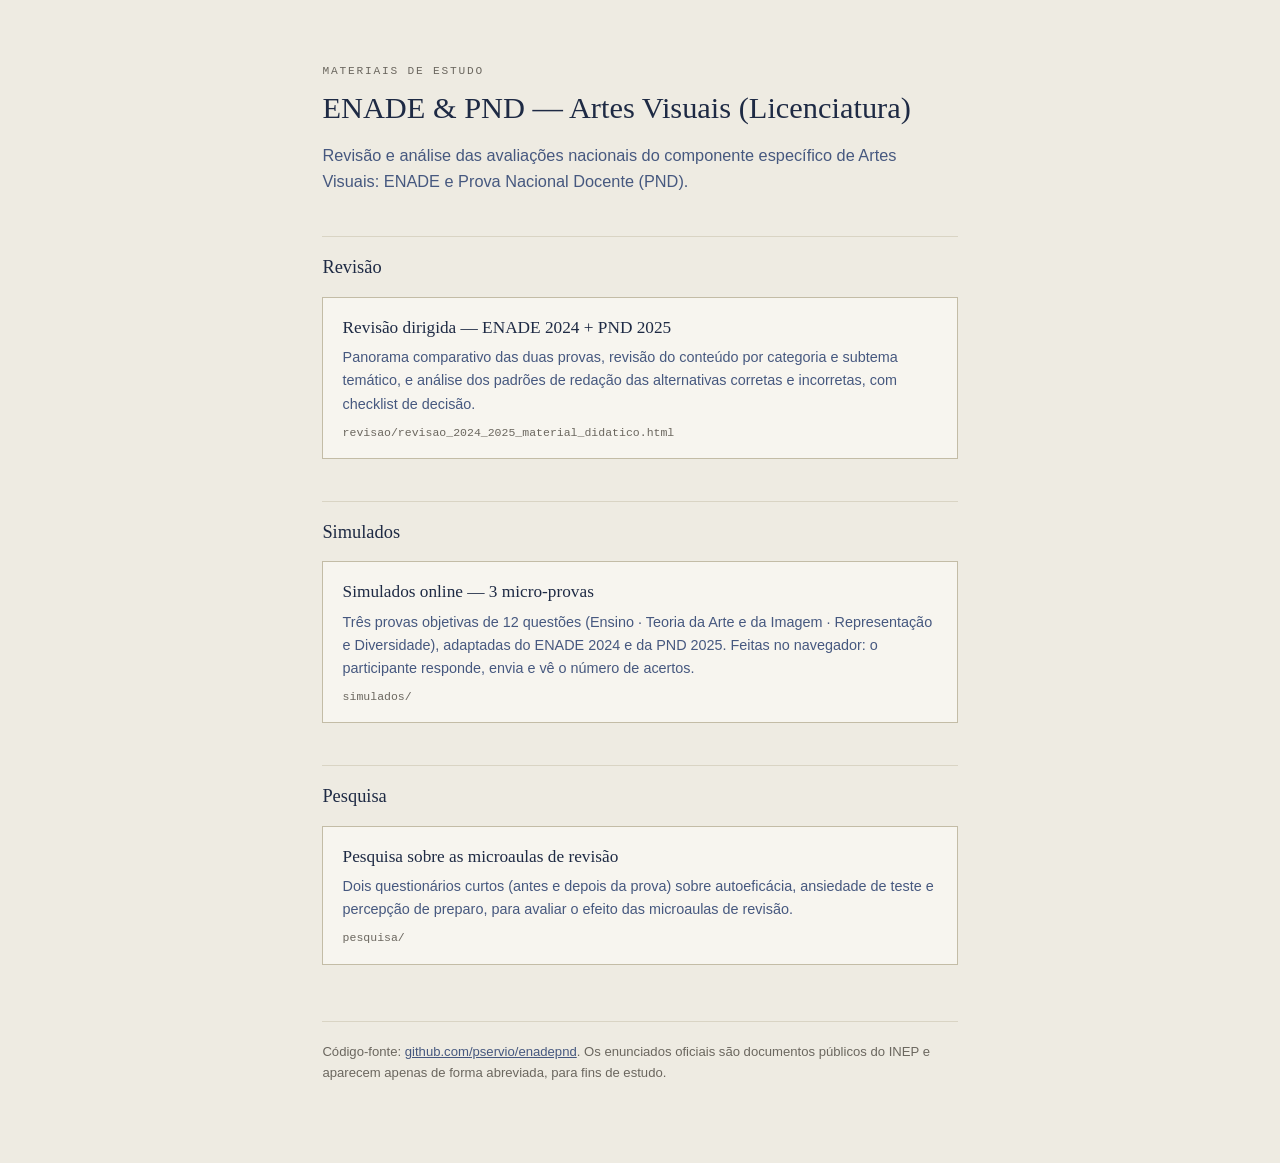
<file: index.html>
<!DOCTYPE html>
<html lang="pt-BR">
<head>
<meta charset="UTF-8">
<meta name="viewport" content="width=device-width, initial-scale=1">
<title>ENADE · PND — Artes Visuais (Licenciatura)</title>
<style>
  :root {
    --paper: #EEEBE2; --paper-raised: #F7F5EF; --rule: #D9D4C4; --rule-strong: #C3BCA6;
    --ink: #1E2A44; --ink-soft: #46587F; --graphite: #6B675F; --accent: #1E2A44;
    --font-display: Georgia, 'Palatino Linotype', 'Book Antiqua', serif;
    --font-body: -apple-system, BlinkMacSystemFont, 'Segoe UI', Roboto, Helvetica, Arial, sans-serif;
    --font-mono: 'SF Mono', 'Cascadia Code', Consolas, monospace;
  }
  @media (prefers-color-scheme: dark) {
    :root {
      --paper: #141922; --paper-raised: #1B2129; --rule: #2B3242; --rule-strong: #3A4356;
      --ink: #E7E3D8; --ink-soft: #AFC0DE; --graphite: #9A9890; --accent: #93AAD9;
    }
  }
  * { box-sizing: border-box; }
  body {
    margin: 0; background: var(--paper); color: var(--ink);
    font-family: var(--font-body); line-height: 1.6;
    -webkit-font-smoothing: antialiased;
  }
  .wrap { max-width: 680px; margin: 0 auto; padding: 3.5rem 1.4rem 5rem; }
  .eyebrow {
    font-family: var(--font-mono); font-size: 0.7rem; letter-spacing: 0.16em;
    text-transform: uppercase; color: var(--graphite);
  }
  h1 {
    font-family: var(--font-display); font-weight: 400; font-size: 1.9rem; line-height: 1.2;
    margin: 0.5rem 0 0.6rem; text-wrap: balance;
  }
  .intro { color: var(--ink-soft); font-size: 1.02rem; }
  h2 {
    font-family: var(--font-display); font-weight: 400; font-size: 1.15rem;
    margin: 2.6rem 0 0.8rem; padding-top: 1rem; border-top: 1px solid var(--rule);
  }
  a.card {
    display: block; text-decoration: none; color: inherit;
    border: 1px solid var(--rule-strong); background: var(--paper-raised);
    padding: 1rem 1.2rem; margin: 0.9rem 0; transition: border-color 0.12s;
  }
  a.card:hover { border-color: var(--accent); }
  a.card .t { font-family: var(--font-display); font-size: 1.08rem; color: var(--ink); }
  a.card .d { font-size: 0.9rem; color: var(--ink-soft); margin-top: 0.3rem; }
  a.card .path { font-family: var(--font-mono); font-size: 0.72rem; color: var(--graphite); margin-top: 0.5rem; }
  footer {
    margin-top: 3.5rem; padding-top: 1.2rem; border-top: 1px solid var(--rule);
    font-size: 0.82rem; color: var(--graphite);
  }
  footer a { color: var(--ink-soft); }
</style>
</head>
<body>
<div class="wrap">
  <span class="eyebrow">Materiais de estudo</span>
  <h1>ENADE &amp; PND — Artes Visuais (Licenciatura)</h1>
  <p class="intro">Revisão e análise das avaliações nacionais do componente específico de Artes Visuais: ENADE e Prova Nacional Docente (PND).</p>

  <h2>Revisão</h2>

  <a class="card" href="revisao/revisao_2024_2025_material_didatico.html">
    <div class="t">Revisão dirigida — ENADE 2024 + PND 2025</div>
    <div class="d">Panorama comparativo das duas provas, revisão do conteúdo por categoria e subtema temático, e análise dos padrões de redação das alternativas corretas e incorretas, com checklist de decisão.</div>
    <div class="path">revisao/revisao_2024_2025_material_didatico.html</div>
  </a>

  <h2>Simulados</h2>

  <a class="card" href="simulados/">
    <div class="t">Simulados online — 3 micro-provas</div>
    <div class="d">Três provas objetivas de 12 questões (Ensino · Teoria da Arte e da Imagem · Representação e Diversidade), adaptadas do ENADE 2024 e da PND 2025. Feitas no navegador: o participante responde, envia e vê o número de acertos.</div>
    <div class="path">simulados/</div>
  </a>

  <h2>Pesquisa</h2>

  <a class="card" href="pesquisa/">
    <div class="t">Pesquisa sobre as microaulas de revisão</div>
    <div class="d">Dois questionários curtos (antes e depois da prova) sobre autoeficácia, ansiedade de teste e percepção de preparo, para avaliar o efeito das microaulas de revisão.</div>
    <div class="path">pesquisa/</div>
  </a>

  <footer>
    Código-fonte: <a href="https://github.com/pservio/enadepnd">github.com/pservio/enadepnd</a>.
    Os enunciados oficiais são documentos públicos do INEP e aparecem apenas de forma abreviada, para fins de estudo.
  </footer>
</div>
</body>
</html>
</file>
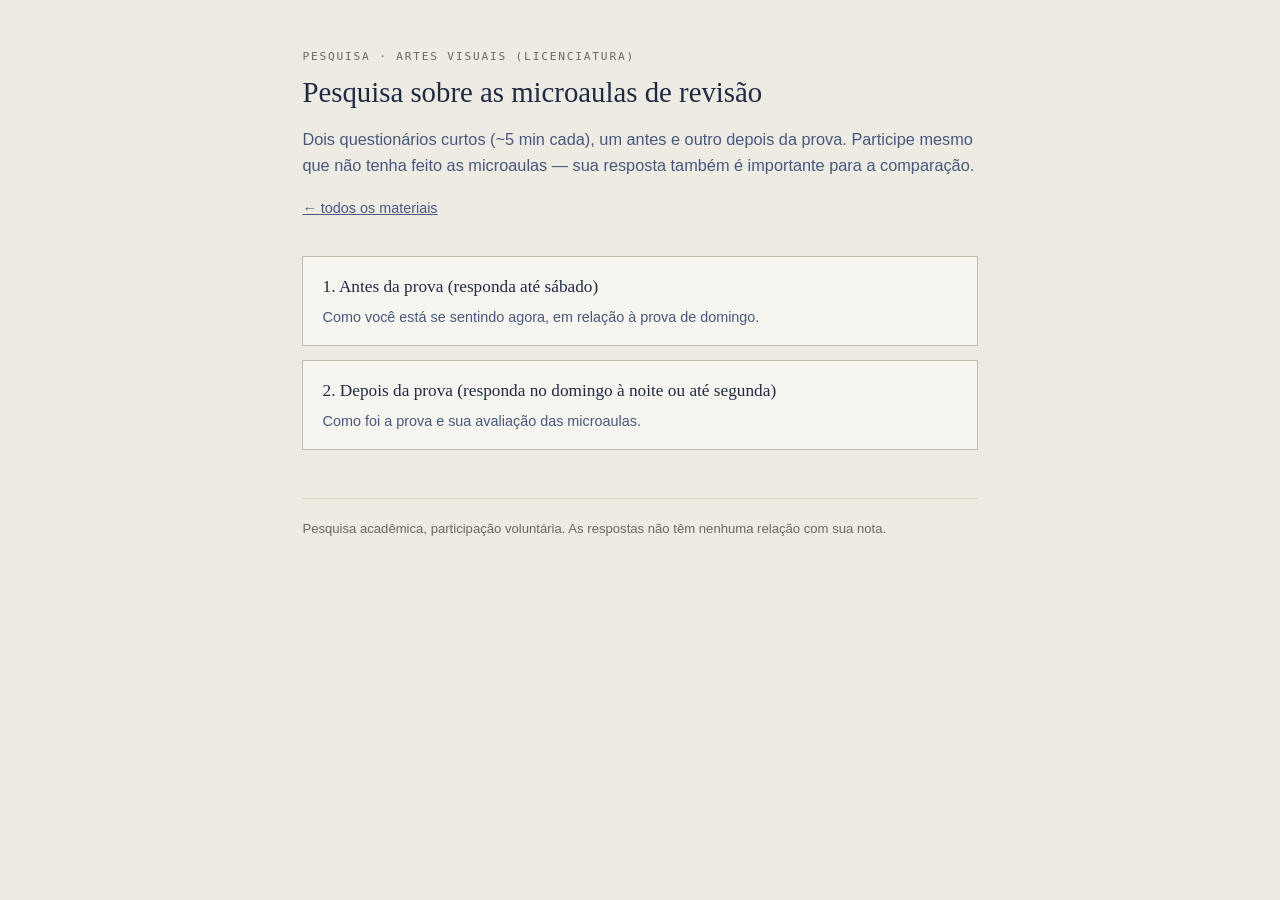
<file: pesquisa/index.html>
<!DOCTYPE html>
<html lang="pt-BR">
<head>
<meta charset="UTF-8">
<meta name="viewport" content="width=device-width, initial-scale=1">
<title>Pesquisa — Microaulas ENADE/PND · Artes Visuais</title>
<link rel="stylesheet" href="assets/estilo.css">
</head>
<body>
<div class="wrap">
  <span class="eyebrow">Pesquisa · Artes Visuais (Licenciatura)</span>
  <h1>Pesquisa sobre as microaulas de revisão</h1>
  <p class="intro">
    Dois questionários curtos (~5 min cada), um antes e outro depois da prova. Participe mesmo que
    não tenha feito as microaulas — sua resposta também é importante para a comparação.
  </p>
  <a class="voltar" href="../index.html">&larr; todos os materiais</a>

  <a class="card" href="onda1.html">
    <div class="t">1. Antes da prova (responda até sábado)</div>
    <div class="d">Como você está se sentindo agora, em relação à prova de domingo.</div>
  </a>

  <a class="card" href="onda2.html">
    <div class="t">2. Depois da prova (responda no domingo à noite ou até segunda)</div>
    <div class="d">Como foi a prova e sua avaliação das microaulas.</div>
  </a>

  <footer class="pe">
    Pesquisa acadêmica, participação voluntária. As respostas não têm nenhuma relação com sua nota.
  </footer>
</div>
</body>
</html>
</file>
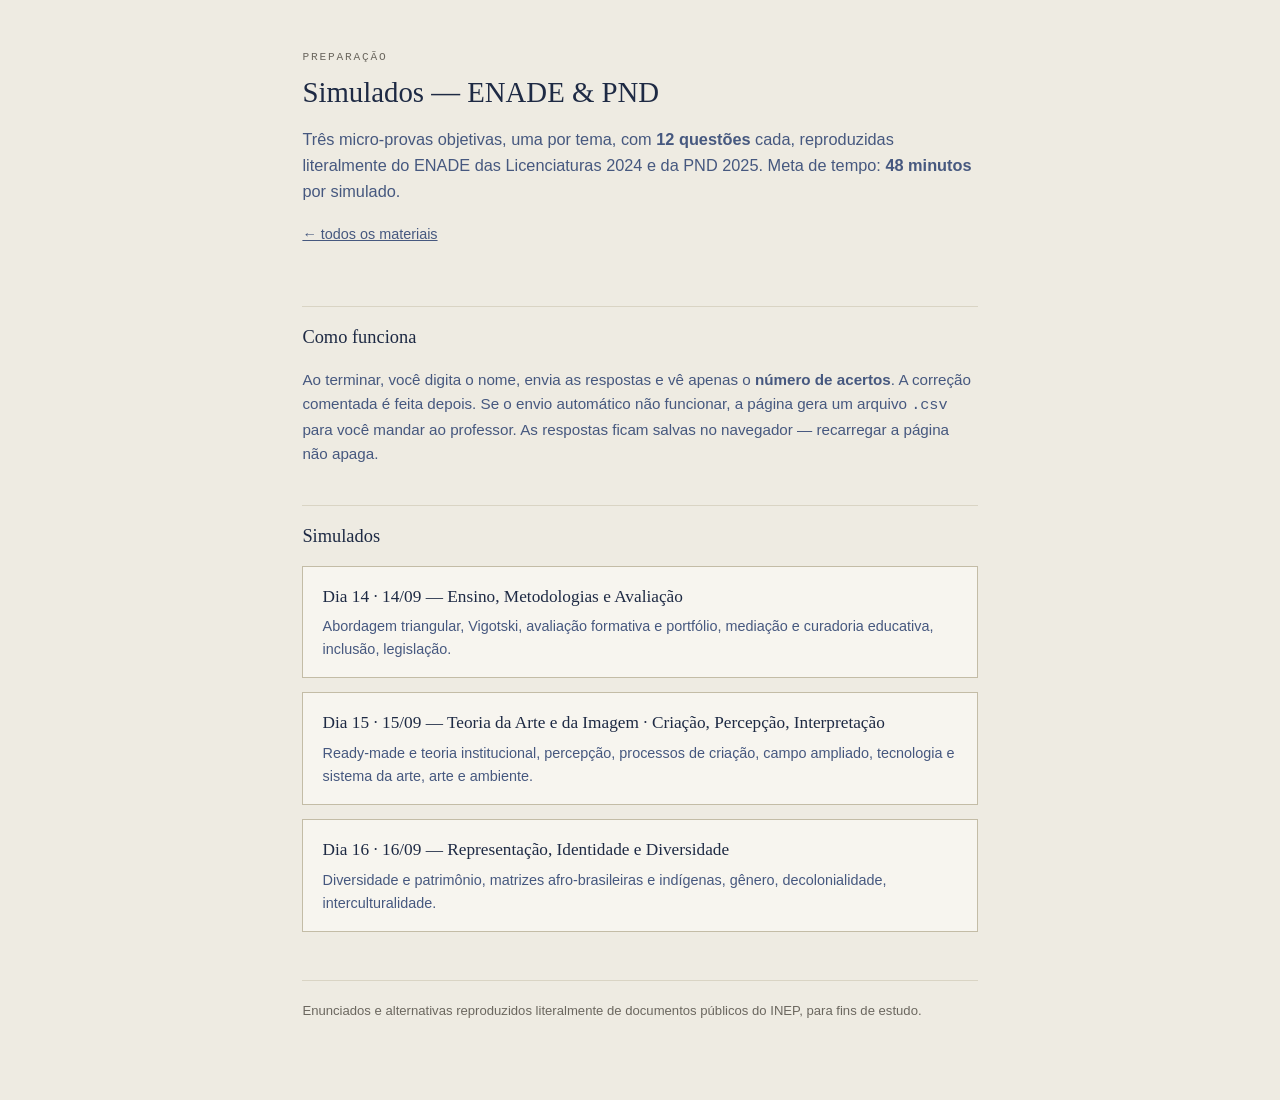
<file: simulados/index.html>
<!DOCTYPE html>
<html lang="pt-BR">
<head>
<meta charset="UTF-8">
<meta name="viewport" content="width=device-width, initial-scale=1">
<title>Simulados — ENADE / PND · Artes Visuais (Licenciatura)</title>
<link rel="stylesheet" href="assets/estilo.css">
</head>
<body>
<div class="wrap">
  <span class="eyebrow">Preparação</span>
  <h1>Simulados — ENADE &amp; PND</h1>
  <p class="intro">Três micro-provas objetivas, uma por tema, com <strong>12 questões</strong> cada,
    reproduzidas literalmente do ENADE das Licenciaturas 2024 e da PND 2025. Meta de tempo: <strong>48 minutos</strong> por simulado.</p>
  <a class="voltar" href="../index.html">&larr; todos os materiais</a>

  <h2 class="sec">Como funciona</h2>
  <p style="color:var(--ink-soft); font-size:.95rem">
    Ao terminar, você digita o nome, envia as respostas e vê apenas o <strong>número de acertos</strong>.
    A correção comentada é feita depois. Se o envio automático não funcionar, a página gera um
    arquivo <code>.csv</code> para você mandar ao professor. As respostas ficam salvas no
    navegador — recarregar a página não apaga.
  </p>

  <h2 class="sec">Simulados</h2>
  <a class="card" href="dia14.html">
    <div class="t">Dia 14 &middot; 14/09 — Ensino, Metodologias e Avaliação</div>
    <div class="d">Abordagem triangular, Vigotski, avaliação formativa e portfólio, mediação e curadoria educativa, inclusão, legislação.</div>
  </a>
  <a class="card" href="dia15.html">
    <div class="t">Dia 15 &middot; 15/09 — Teoria da Arte e da Imagem · Criação, Percepção, Interpretação</div>
    <div class="d">Ready-made e teoria institucional, percepção, processos de criação, campo ampliado, tecnologia e sistema da arte, arte e ambiente.</div>
  </a>
  <a class="card" href="dia16.html">
    <div class="t">Dia 16 &middot; 16/09 — Representação, Identidade e Diversidade</div>
    <div class="d">Diversidade e patrimônio, matrizes afro-brasileiras e indígenas, gênero, decolonialidade, interculturalidade.</div>
  </a>

  <footer class="pe">
    Enunciados e alternativas reproduzidos literalmente de documentos públicos do INEP, para fins de estudo.
  </footer>
</div>
</body>
</html>
</file>
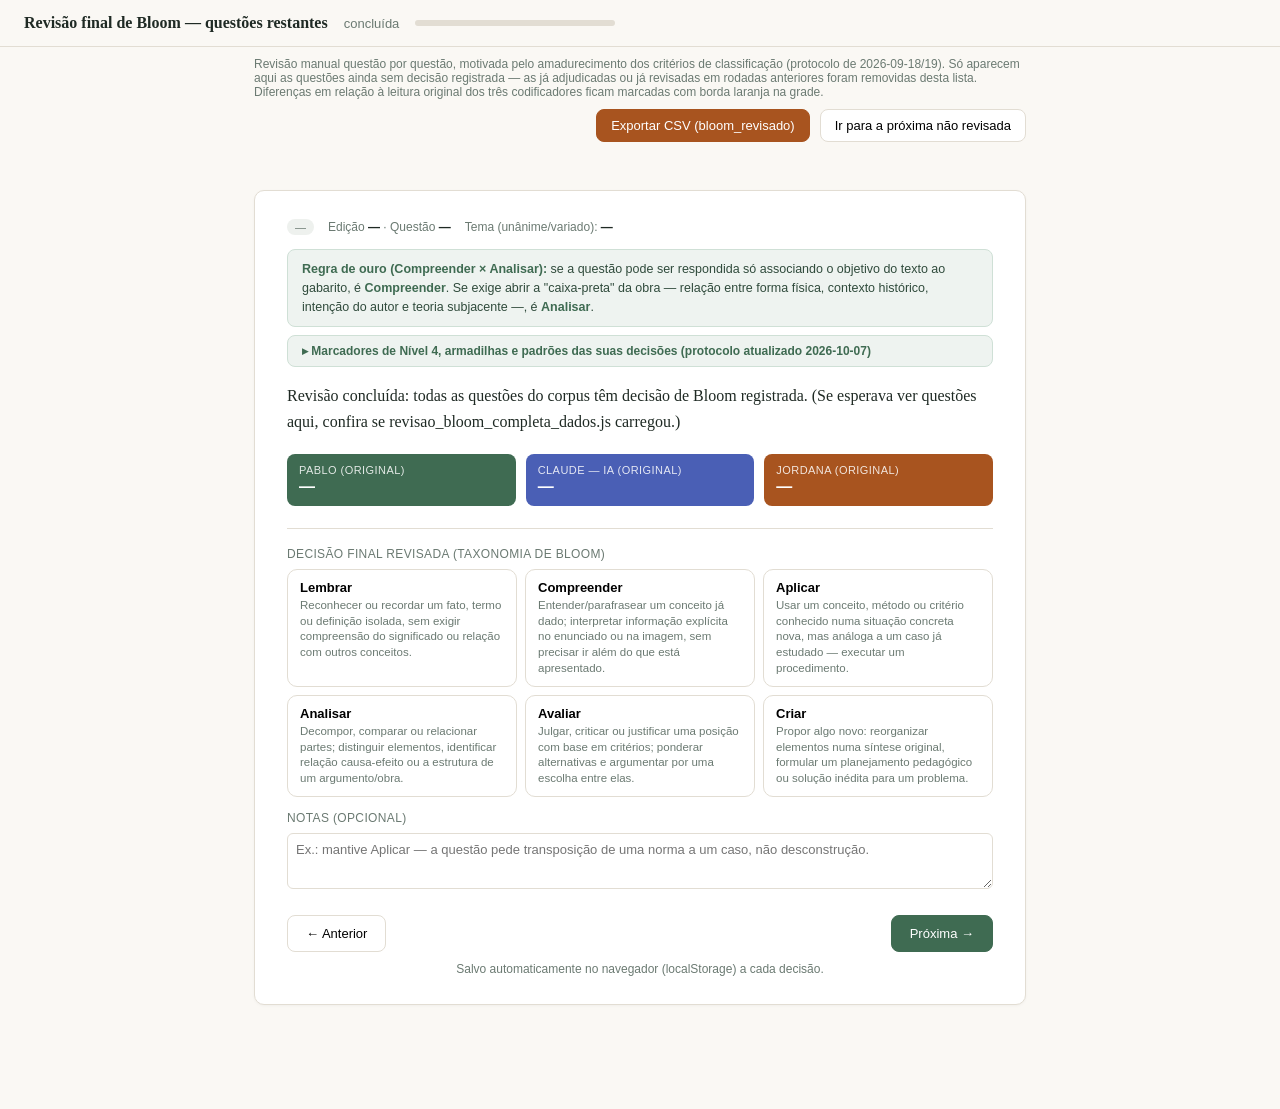
<file: bloom/revisao_bloom_completa.html>
<!DOCTYPE html>
<html lang="pt-BR">
<head>
<meta charset="UTF-8">
<title>Revisão final de Bloom — questões restantes</title>
<style>
  :root{
    --bg:#faf8f4; --panel:#fff; --ink:#1f2a24; --muted:#6b7a72; --line:#e2ddd3;
    --accent:#3f6b52; --accent-ink:#fff; --warn:#a8541f;
    --pablo:#3f6b52; --claude:#4a5fb5; --jordana:#a8541f;
  }
  *{box-sizing:border-box}
  body{font-family:Georgia,'Times New Roman',serif;background:var(--bg);color:var(--ink);margin:0;padding:0 0 80px;}
  header{position:sticky;top:0;background:var(--bg);border-bottom:1px solid var(--line);padding:14px 24px;z-index:10;display:flex;align-items:center;gap:16px;flex-wrap:wrap}
  header h1{font-size:16px;margin:0;font-weight:600}
  header .prog{font-family:Arial,sans-serif;font-size:13px;color:var(--muted)}
  header .bar{width:200px;height:6px;background:var(--line);border-radius:3px;overflow:hidden}
  header .bar > div{height:100%;background:var(--accent);width:0%}
  main{max-width:820px;margin:24px auto;padding:0 24px}
  .card{background:var(--panel);border:1px solid var(--line);border-radius:10px;padding:28px 32px;box-shadow:0 1px 3px rgba(0,0,0,.04)}
  .meta{font-family:Arial,sans-serif;font-size:12px;color:var(--muted);margin-bottom:14px;display:flex;gap:14px;align-items:center;flex-wrap:wrap}
  .meta b{color:var(--ink)}
  .tag{display:inline-block;padding:2px 8px;border-radius:10px;font-size:11px;background:#eef1ee}
  .goldenrule{font-family:Arial,sans-serif;background:#eef3f0;border:1px solid #cfe0d6;color:#2f4a3b;border-radius:8px;padding:10px 14px;font-size:12.5px;line-height:1.5;margin-bottom:8px}
  .goldenrule b{color:var(--accent)}
  .protocolo-extra{font-family:Arial,sans-serif;background:#eef3f0;border:1px solid #cfe0d6;border-radius:8px;margin-bottom:16px;overflow:hidden}
  .protocolo-extra summary{padding:8px 14px;font-size:12px;color:var(--accent);cursor:pointer;font-weight:700;list-style:none}
  .protocolo-extra summary::-webkit-details-marker{display:none}
  .protocolo-extra summary::before{content:"▸ "}
  .protocolo-extra[open] summary::before{content:"▾ "}
  .protocolo-extra .inner{padding:2px 14px 12px;font-size:12.5px;line-height:1.55;color:#2f4a3b}
  .protocolo-extra .inner h4{font-size:11.5px;margin:10px 0 4px;text-transform:uppercase;letter-spacing:.03em;color:var(--accent)}
  .protocolo-extra .inner ul{margin:4px 0 8px;padding-left:18px}
  .protocolo-extra .inner li{margin-bottom:4px}
  .protocolo-extra .inner b.trap{color:var(--warn)}
  .enunciado{font-size:16px;line-height:1.6;white-space:pre-wrap;margin-bottom:18px}
  .alternativas{list-style:none;padding:0;margin:0 0 20px;font-family:Arial,sans-serif;font-size:14px;line-height:1.5}
  .alternativas li{padding:6px 10px;border-radius:6px;margin-bottom:4px}
  .alternativas li.correta{background:#eaf4ec;border:1px solid #bcdcc4;font-weight:600}
  .raters{display:flex;gap:10px;margin-bottom:22px;flex-wrap:wrap;font-family:Arial,sans-serif}
  .rater{flex:1;min-width:150px;border-radius:8px;padding:10px 12px;color:#fff}
  .rater.pablo{background:var(--pablo)}
  .rater.claude{background:var(--claude)}
  .rater.jordana{background:var(--jordana)}
  .rater .who{font-size:11px;opacity:.85;text-transform:uppercase;letter-spacing:.04em}
  .rater .val{font-size:16px;font-weight:700;margin-top:2px}
  .decision{font-family:Arial,sans-serif;border-top:1px solid var(--line);padding-top:18px}
  .decision label{display:block;font-size:12px;color:var(--muted);margin-bottom:8px;text-transform:uppercase;letter-spacing:.03em}
  .options{display:grid;grid-template-columns:repeat(auto-fit,minmax(180px,1fr));gap:8px;margin-bottom:14px}
  .options button{font-family:Arial,sans-serif;text-align:left;padding:10px 12px;border-radius:10px;border:1.5px solid var(--line);background:#fff;cursor:pointer;transition:.12s;display:flex;flex-direction:column;gap:3px}
  .options button:hover{border-color:var(--accent)}
  .options button .opt-title{font-size:13px;font-weight:700}
  .options button .opt-desc{font-size:11.5px;line-height:1.35;color:var(--muted)}
  .options button.selected{background:var(--accent);border-color:var(--accent)}
  .options button.selected .opt-title{color:var(--accent-ink)}
  .options button.selected .opt-desc{color:#e4ede8}
  textarea{width:100%;min-height:56px;font-family:Arial,sans-serif;font-size:13px;border:1px solid var(--line);border-radius:6px;padding:8px;resize:vertical}
  .nav{display:flex;justify-content:space-between;align-items:center;margin-top:22px;font-family:Arial,sans-serif}
  .nav button{padding:10px 18px;border-radius:8px;border:1px solid var(--line);background:#fff;cursor:pointer;font-size:13px}
  .nav button.primary{background:var(--accent);color:#fff;border-color:var(--accent)}
  .nav button:disabled{opacity:.35;cursor:not-allowed}
  .jumpwrap{text-align:center;margin-top:10px;font-family:Arial,sans-serif;font-size:12px;color:var(--muted)}
  .toolbar{max-width:820px;margin:0 auto;padding:10px 24px;display:flex;gap:10px;justify-content:flex-end;font-family:Arial,sans-serif}
  .toolbar button{padding:8px 14px;border-radius:8px;border:1px solid var(--line);background:#fff;cursor:pointer;font-size:13px}
  .toolbar button.export{background:var(--warn);color:#fff;border-color:var(--warn)}
  .toolbar button.secondary{background:#fff}
  .grid{display:grid;grid-template-columns:repeat(auto-fill,minmax(34px,1fr));gap:4px;max-width:820px;margin:14px auto;padding:0 24px;font-family:Arial,sans-serif;max-height:220px;overflow-y:auto}
  .grid a{display:block;text-align:center;font-size:11px;padding:5px 0;border-radius:5px;background:#eee;color:#555;text-decoration:none;cursor:pointer}
  .grid a.done{background:var(--accent);color:#fff}
  .grid a.changed{box-shadow:0 0 0 2px var(--warn) inset}
  .grid a.current{outline:2px solid var(--warn)}
  .edlabel{font-family:Arial,sans-serif;font-size:11px;color:var(--muted);text-align:center;margin-top:6px}
</style>
</head>
<body>

<header>
  <h1>Revisão final de Bloom — questões restantes</h1>
  <div class="prog"><span id="progText">carregando…</span></div>
  <div class="bar"><div id="progBar"></div></div>
</header>
<div class="toolbar" style="justify-content:flex-start;padding-bottom:0">
  <span style="font-size:12px;color:var(--muted)">Revisão manual questão por questão, motivada pelo amadurecimento dos critérios de classificação (protocolo de 2026-09-18/19). Só aparecem aqui as questões ainda sem decisão registrada — as já adjudicadas ou já revisadas em rodadas anteriores foram removidas desta lista. Diferenças em relação à leitura original dos três codificadores ficam marcadas com borda laranja na grade.</span>
</div>

<div class="toolbar">
  <button id="btnExport" class="export">Exportar CSV (bloom_revisado)</button>
  <button id="btnJumpUnreviewed" class="secondary">Ir para a próxima não revisada</button>
</div>

<div class="grid" id="grid"></div>

<main>
  <div class="card">
    <div class="meta">
      <span class="tag" id="metaKey">—</span>
      <span>Edição <b id="metaEdicao">—</b> · Questão <b id="metaNumero">—</b></span>
      <span>Tema (unânime/variado): <b id="metaTema">—</b></span>
    </div>
    <div class="goldenrule"><b>Regra de ouro (Compreender × Analisar):</b> se a questão pode ser respondida só associando o objetivo do texto ao gabarito, é <b>Compreender</b>. Se exige abrir a "caixa-preta" da obra — relação entre forma física, contexto histórico, intenção do autor e teoria subjacente —, é <b>Analisar</b>.</div>
    <details class="protocolo-extra">
      <summary>Marcadores de Nível 4, armadilhas e padrões das suas decisões (protocolo atualizado 2026-10-07)</summary>
      <div class="inner">
        <h4>Pergunta-chave</h4>
        A questão tem uma "história"/texto explicativo de apoio, ou o candidato está sozinho com a imagem/obra? Com historinha ou tirinha+citação, desconfie — costuma ser Nível 2 disfarçado. Sem rede de segurança textual, favorece Nível 4 de verdade.
        <h4>4 marcadores definitivos do Nível 4 (basta 1 presente)</h4>
        <ul>
          <li><b>Efeito Kosuth</b> (decomposição semiótica/formal): imagem isolada exige desestruturar cor, suporte, escala, objeto real vs. imagem vs. texto para deduzir o conceito.</li>
          <li><b>Confronto dialético de temporalidades</b>: duas obras de épocas/linguagens distintas (ex.: Mona Lisa × L.H.O.O.Q.), exigindo explicar como uma ressignifica a outra.</li>
          <li><b>Desconstrução discursiva/ideológica</b>: matéria-prima ou suporte constroem a denúncia (ex.: Krajcberg, Grada Kilomba).</li>
          <li><b>Independência interpretativa</b>: o texto de apoio não entrega o significado; a relação forma↔teoria é feita inteiramente pelo candidato.</li>
        </ul>
        <h4>2 armadilhas de falso Nível 4 (na verdade, Nível 2)</h4>
        <ul>
          <li><b class="trap">Historinha pedagógica:</b> nome de professor/aluno/sala de aula só veste de estudo de caso uma checagem de definição, com distratores óbvios de ensino tradicional.</li>
          <li><b class="trap">Falso "correlacione os textos":</b> tirinha + citação teórica resolvida por eliminação simples via afirmativa anti-pedagógica evidente — não exige desconstruir nada.</li>
        </ul>
        <h4>Padrões das suas decisões anteriores</h4>
        <ul>
          <li><b>"Basta compreender o texto"</b> → Compreender, mesmo que cite uma obra só como exemplo.</li>
          <li><b>Julgar validade, correção ou eficácia</b> (um argumento justifica o outro? a arte engajada mascara a necessidade de políticas públicas?) → Avaliar.</li>
          <li><b>Alternativa errada eliminada só por compreender o texto</b> → Compreender; não há causa-efeito a analisar.</li>
          <li><b>Exige repertório externo ao texto</b> (teoria da arte, land art, outras obras) ou relacionar a obra a um contexto → Analisar.</li>
          <li><b>Aplicar × Avaliar:</b> se as ações já estão dadas e o candidato só julga qual é coerente com a teoria → Avaliar; se precisa executar o procedimento → Aplicar.</li>
          <li><b>Lembrar:</b> apenas recordar uma característica ou definição.</li>
          <li><b>Questão com dois níveis:</b> registre a dupla exigência nas notas. Nas decisões anteriores o desempate não foi uniforme (2017_22 → Compreender; 2021_16 → Avaliar).</li>
        </ul>
      </div>
    </details>
    <div class="enunciado" id="enunciado">Carregando…</div>
    <ul class="alternativas" id="alternativas"></ul>

    <div class="raters">
      <div class="rater pablo"><div class="who">Pablo (original)</div><div class="val" id="bloomPablo">—</div></div>
      <div class="rater claude"><div class="who">Claude — IA (original)</div><div class="val" id="bloomClaude">—</div></div>
      <div class="rater jordana"><div class="who">Jordana (original)</div><div class="val" id="bloomJordana">—</div></div>
    </div>

    <div class="decision">
      <label>Decisão final revisada (Taxonomia de Bloom)</label>
      <div class="options" id="bloomOptions">
        <button data-v="Lembrar"><span class="opt-title">Lembrar</span><span class="opt-desc">Reconhecer ou recordar um fato, termo ou definição isolada, sem exigir compreensão do significado ou relação com outros conceitos.</span></button>
        <button data-v="Compreender"><span class="opt-title">Compreender</span><span class="opt-desc">Entender/parafrasear um conceito já dado; interpretar informação explícita no enunciado ou na imagem, sem precisar ir além do que está apresentado.</span></button>
        <button data-v="Aplicar"><span class="opt-title">Aplicar</span><span class="opt-desc">Usar um conceito, método ou critério conhecido numa situação concreta nova, mas análoga a um caso já estudado — executar um procedimento.</span></button>
        <button data-v="Analisar"><span class="opt-title">Analisar</span><span class="opt-desc">Decompor, comparar ou relacionar partes; distinguir elementos, identificar relação causa-efeito ou a estrutura de um argumento/obra.</span></button>
        <button data-v="Avaliar"><span class="opt-title">Avaliar</span><span class="opt-desc">Julgar, criticar ou justificar uma posição com base em critérios; ponderar alternativas e argumentar por uma escolha entre elas.</span></button>
        <button data-v="Criar"><span class="opt-title">Criar</span><span class="opt-desc">Propor algo novo: reorganizar elementos numa síntese original, formular um planejamento pedagógico ou solução inédita para um problema.</span></button>
      </div>
      <label>Notas (opcional)</label>
      <textarea id="notas" placeholder="Ex.: mantive Aplicar — a questão pede transposição de uma norma a um caso, não desconstrução."></textarea>
    </div>

    <div class="nav">
      <button id="btnPrev">&larr; Anterior</button>
      <span id="counter" style="font-size:13px;color:var(--muted)"></span>
      <button id="btnNext" class="primary">Próxima &rarr;</button>
    </div>
    <div class="jumpwrap">Salvo automaticamente no navegador (localStorage) a cada decisão.</div>
  </div>
</main>

<script src="revisao_bloom_completa_dados.js"></script>
<script>
let QUESTOES = window.REVISAO_BLOOM_COMPLETA || [];

const STORAGE_KEY = 'revisao_bloom_completa_v1';
let decisions = {};
try { decisions = JSON.parse(localStorage.getItem(STORAGE_KEY) || '{}'); } catch(e){ decisions = {}; }

let idx = 0;

function save(){
  try { localStorage.setItem(STORAGE_KEY, JSON.stringify(decisions)); } catch(e){}
}

function init(){
  buildGrid();
  render();
}

if (QUESTOES.length) { init(); }
else { document.getElementById('enunciado').textContent = 'Revisão concluída: todas as questões do corpus têm decisão de Bloom registrada. (Se esperava ver questões aqui, confira se revisao_bloom_completa_dados.js carregou.)'; document.getElementById('progText').textContent = 'concluída'; }

function originalSet(q){
  return new Set([q.bloom_pablo, q.bloom_claude, q.bloom_jordana].join(';').split(';').map(s=>s.trim()).filter(Boolean));
}

function changedFromOriginal(q, finalVal){
  if (!finalVal) return false;
  return !originalSet(q).has(finalVal);
}

function buildGrid(){
  const grid = document.getElementById('grid');
  grid.innerHTML = '';
  QUESTOES.forEach((q,i)=>{
    const a = document.createElement('a');
    a.textContent = q.key.replace('2025_PV1_','PV').replace(/^(\d{2})\d{2}_/, '$1');
    a.title = q.key;
    a.href = '#';
    a.onclick = (e)=>{ e.preventDefault(); idx=i; render(); };
    const d = decisions[q.key];
    if (d && d.bloom_final) a.classList.add('done');
    if (d && d.bloom_final && changedFromOriginal(q, d.bloom_final)) a.classList.add('changed');
    if (i===idx) a.classList.add('current');
    grid.appendChild(a);
  });
}

function render(){
  const q = QUESTOES[idx];
  document.getElementById('metaKey').textContent = q.key;
  document.getElementById('metaEdicao').textContent = q.edicao;
  document.getElementById('metaNumero').textContent = q.numero;
  const temas = [q.tema_pablo, q.tema_claude, q.tema_jordana];
  const temaUnico = temas.every(t=>t===temas[0]);
  document.getElementById('metaTema').textContent = temaUnico ? ('Tema ' + temas[0] + ' (unânime)') : ('Pablo:' + q.tema_pablo + ' Claude:' + q.tema_claude + ' Jordana:' + q.tema_jordana);
  document.getElementById('enunciado').textContent = q.enunciado || '(sem enunciado)';

  const ul = document.getElementById('alternativas');
  ul.innerHTML = '';
  const letras = ['A','B','C','D','E'];
  letras.forEach(l=>{
    const txt = q.alternativas[l];
    if (!txt) return;
    const li = document.createElement('li');
    li.textContent = l + ') ' + txt;
    if (l === q.gabarito) li.classList.add('correta');
    ul.appendChild(li);
  });

  document.getElementById('bloomPablo').textContent = q.bloom_pablo || '—';
  document.getElementById('bloomClaude').textContent = q.bloom_claude || '—';
  document.getElementById('bloomJordana').textContent = q.bloom_jordana || '—';

  const saved = decisions[q.key] || {};
  document.querySelectorAll('#bloomOptions button').forEach(b=>{
    b.classList.toggle('selected', b.dataset.v === saved.bloom_final);
  });
  document.getElementById('notas').value = saved.notas || '';

  document.getElementById('btnPrev').disabled = (idx===0);
  document.getElementById('counter').textContent = (idx+1) + ' / ' + QUESTOES.length;
  updateProgress();
  buildGrid();
}

document.getElementById('bloomOptions').addEventListener('click', (e)=>{
  const btn = e.target.closest('button');
  if (!btn) return;
  const q = QUESTOES[idx];
  decisions[q.key] = decisions[q.key] || {};
  decisions[q.key].bloom_final = btn.dataset.v;
  decisions[q.key].notas = document.getElementById('notas').value;
  save();
  render();
});

document.getElementById('notas').addEventListener('input', (e)=>{
  const q = QUESTOES[idx];
  decisions[q.key] = decisions[q.key] || {};
  decisions[q.key].notas = e.target.value;
  save();
});

document.getElementById('btnPrev').onclick = ()=>{ if (idx>0){ idx--; render(); } };
document.getElementById('btnNext').onclick = ()=>{ if (idx<QUESTOES.length-1){ idx++; render(); } else { alert('Última questão da lista.'); } };
document.getElementById('btnJumpUnreviewed').onclick = ()=>{
  const next = QUESTOES.findIndex(q => !(decisions[q.key] && decisions[q.key].bloom_final));
  if (next === -1) { alert('Todas as questões já têm uma decisão registrada.'); return; }
  idx = next;
  render();
};

function updateProgress(){
  const done = QUESTOES.filter(q => decisions[q.key] && decisions[q.key].bloom_final).length;
  document.getElementById('progText').textContent = done + '/' + QUESTOES.length + ' revisadas';
  document.getElementById('progBar').style.width = (100*done/QUESTOES.length) + '%';
}

document.getElementById('btnExport').onclick = ()=>{
  let csv = 'edicao,numeroEnade,bloom_pablo,bloom_claude,bloom_jordana,bloom_revisado,mudou,notas\n';
  QUESTOES.forEach(q=>{
    const d = decisions[q.key] || {};
    const esc = s => '"' + String(s||'').replace(/"/g,'""') + '"';
    const mudou = d.bloom_final && changedFromOriginal(q, d.bloom_final) ? 'sim' : 'nao';
    csv += [q.edicao, q.numero, q.bloom_pablo, q.bloom_claude, q.bloom_jordana, d.bloom_final||'', mudou, d.notas||''].map(esc).join(',') + '\n';
  });
  const blob = new Blob(['﻿' + csv], {type:'text/csv;charset=utf-8'});
  const url = URL.createObjectURL(blob);
  const a = document.createElement('a');
  a.href = url; a.download = 'revisao_bloom_completa_resultado.csv';
  document.body.appendChild(a); a.click(); document.body.removeChild(a);
  URL.revokeObjectURL(url);
};

document.addEventListener('keydown', (e)=>{
  if (e.target.tagName === 'TEXTAREA') return;
  if (e.key === 'ArrowRight') document.getElementById('btnNext').click();
  if (e.key === 'ArrowLeft') document.getElementById('btnPrev').click();
});
</script>
</body>
</html>
</file>
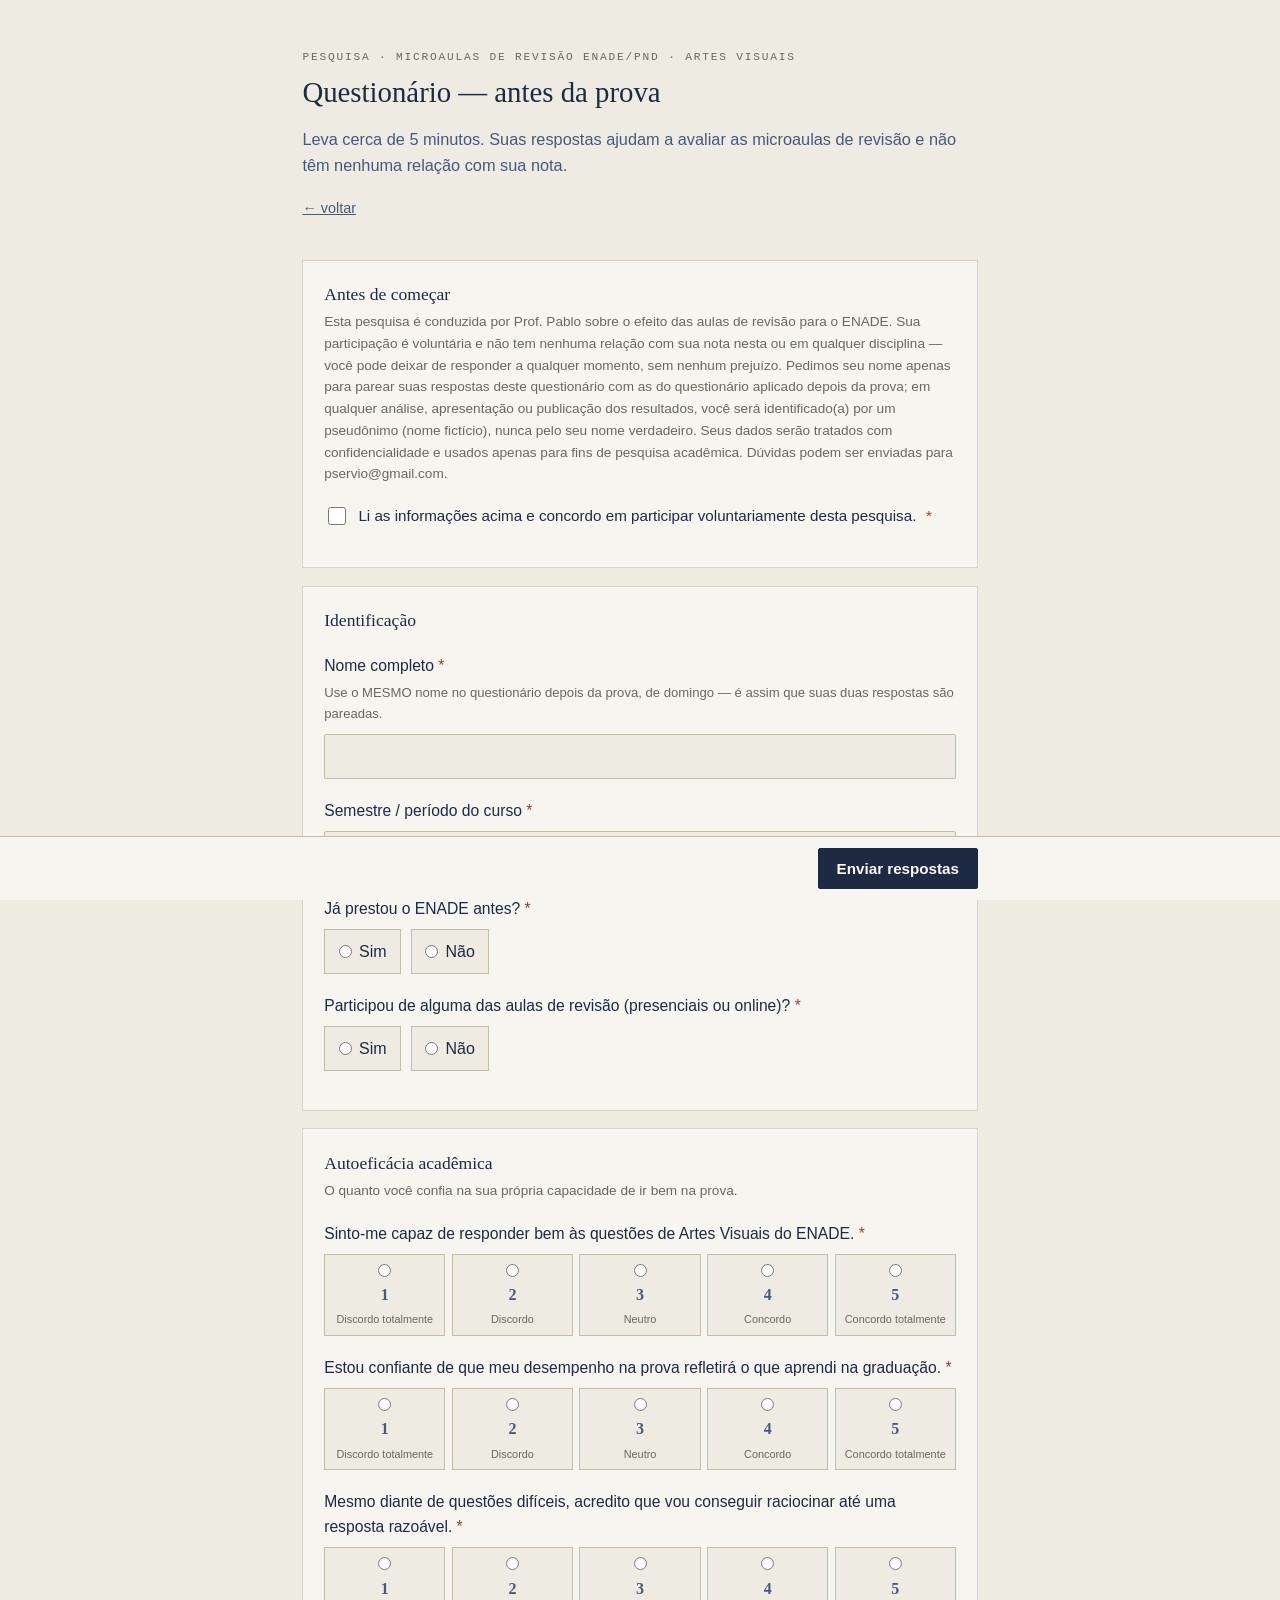
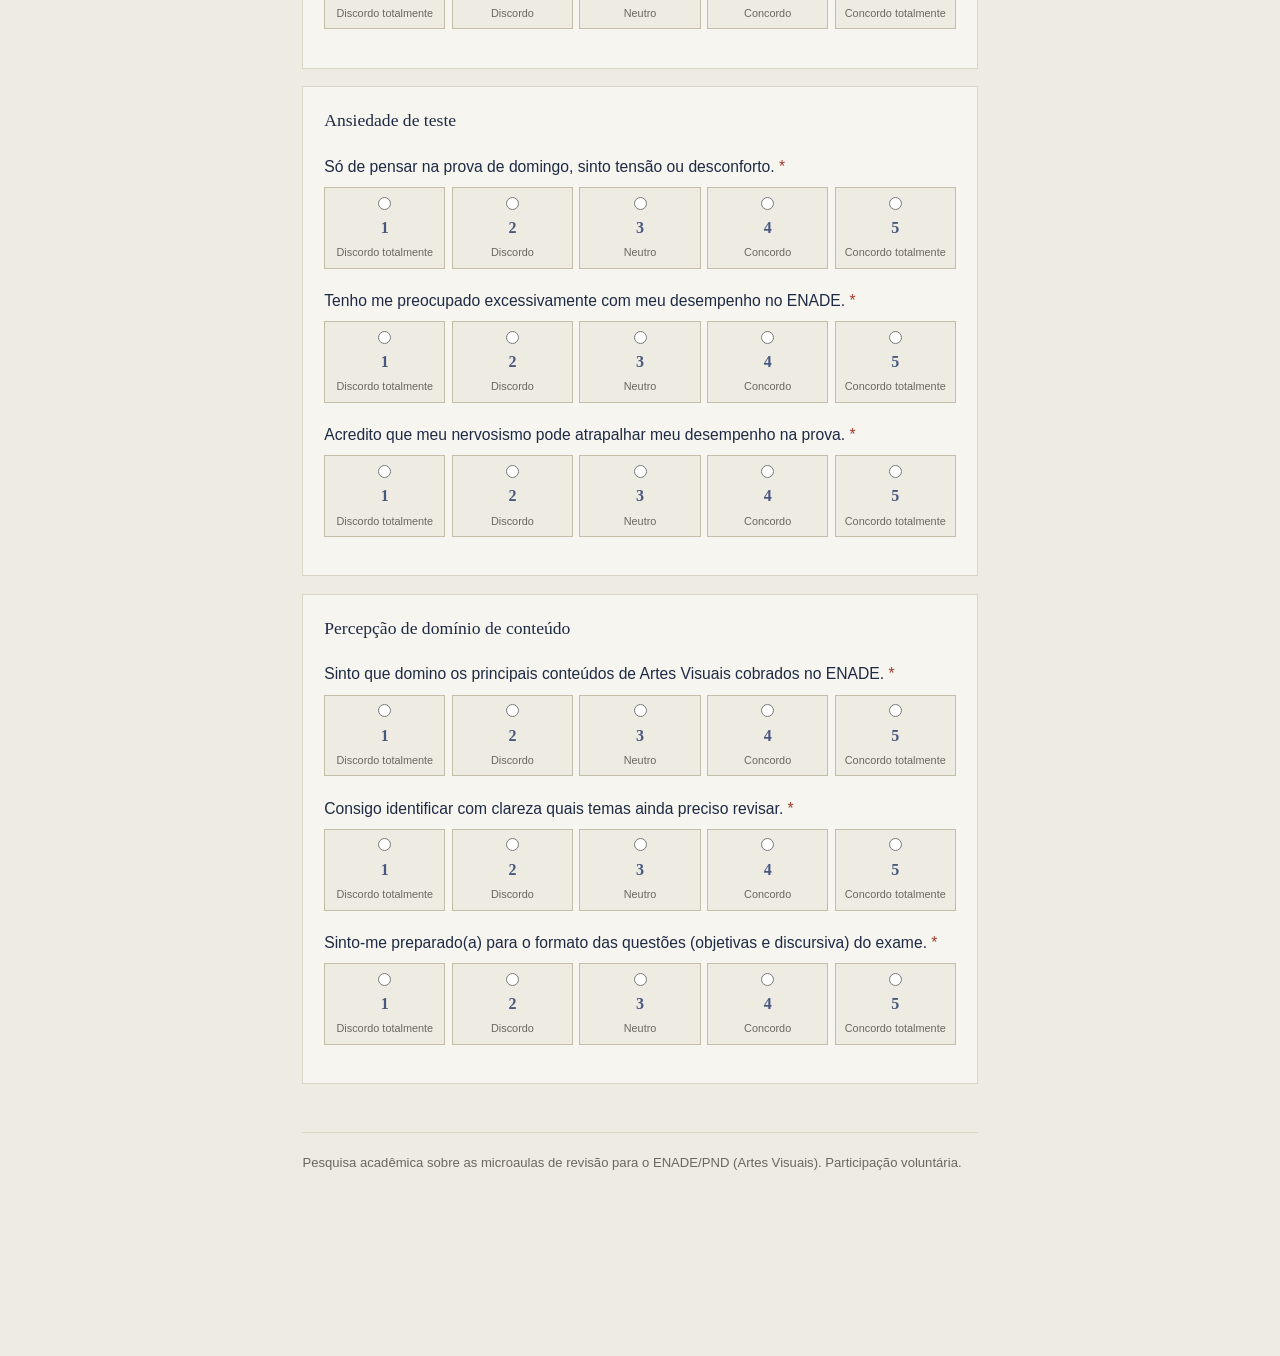
<file: pesquisa/onda1.html>
<!DOCTYPE html>
<html lang="pt-BR">
<head>
<meta charset="UTF-8">
<meta name="viewport" content="width=device-width, initial-scale=1">
<title>Antes da prova — Pesquisa microaulas · ENADE/PND Artes Visuais</title>
<link rel="stylesheet" href="assets/estilo.css">
</head>
<body>
<div class="wrap">
  <span class="eyebrow">Pesquisa · Microaulas de revisão ENADE/PND · Artes Visuais</span>
  <h1>Questionário — antes da prova</h1>
  <p class="intro">
    Leva cerca de 5 minutos. Suas respostas ajudam a avaliar as microaulas de revisão e não têm
    nenhuma relação com sua nota.
  </p>
  <a class="voltar" href="index.html">&larr; voltar</a>
  <div id="app"></div>
  <footer class="pe">
    Pesquisa acadêmica sobre as microaulas de revisão para o ENADE/PND (Artes Visuais). Participação voluntária.
  </footer>
</div>
<script src="assets/config.js"></script>
<script src="assets/onda1-dados.js"></script>
<script src="assets/pesquisa.js"></script>
<script>initPesquisa(window.ONDA1);</script>
</body>
</html>
</file>
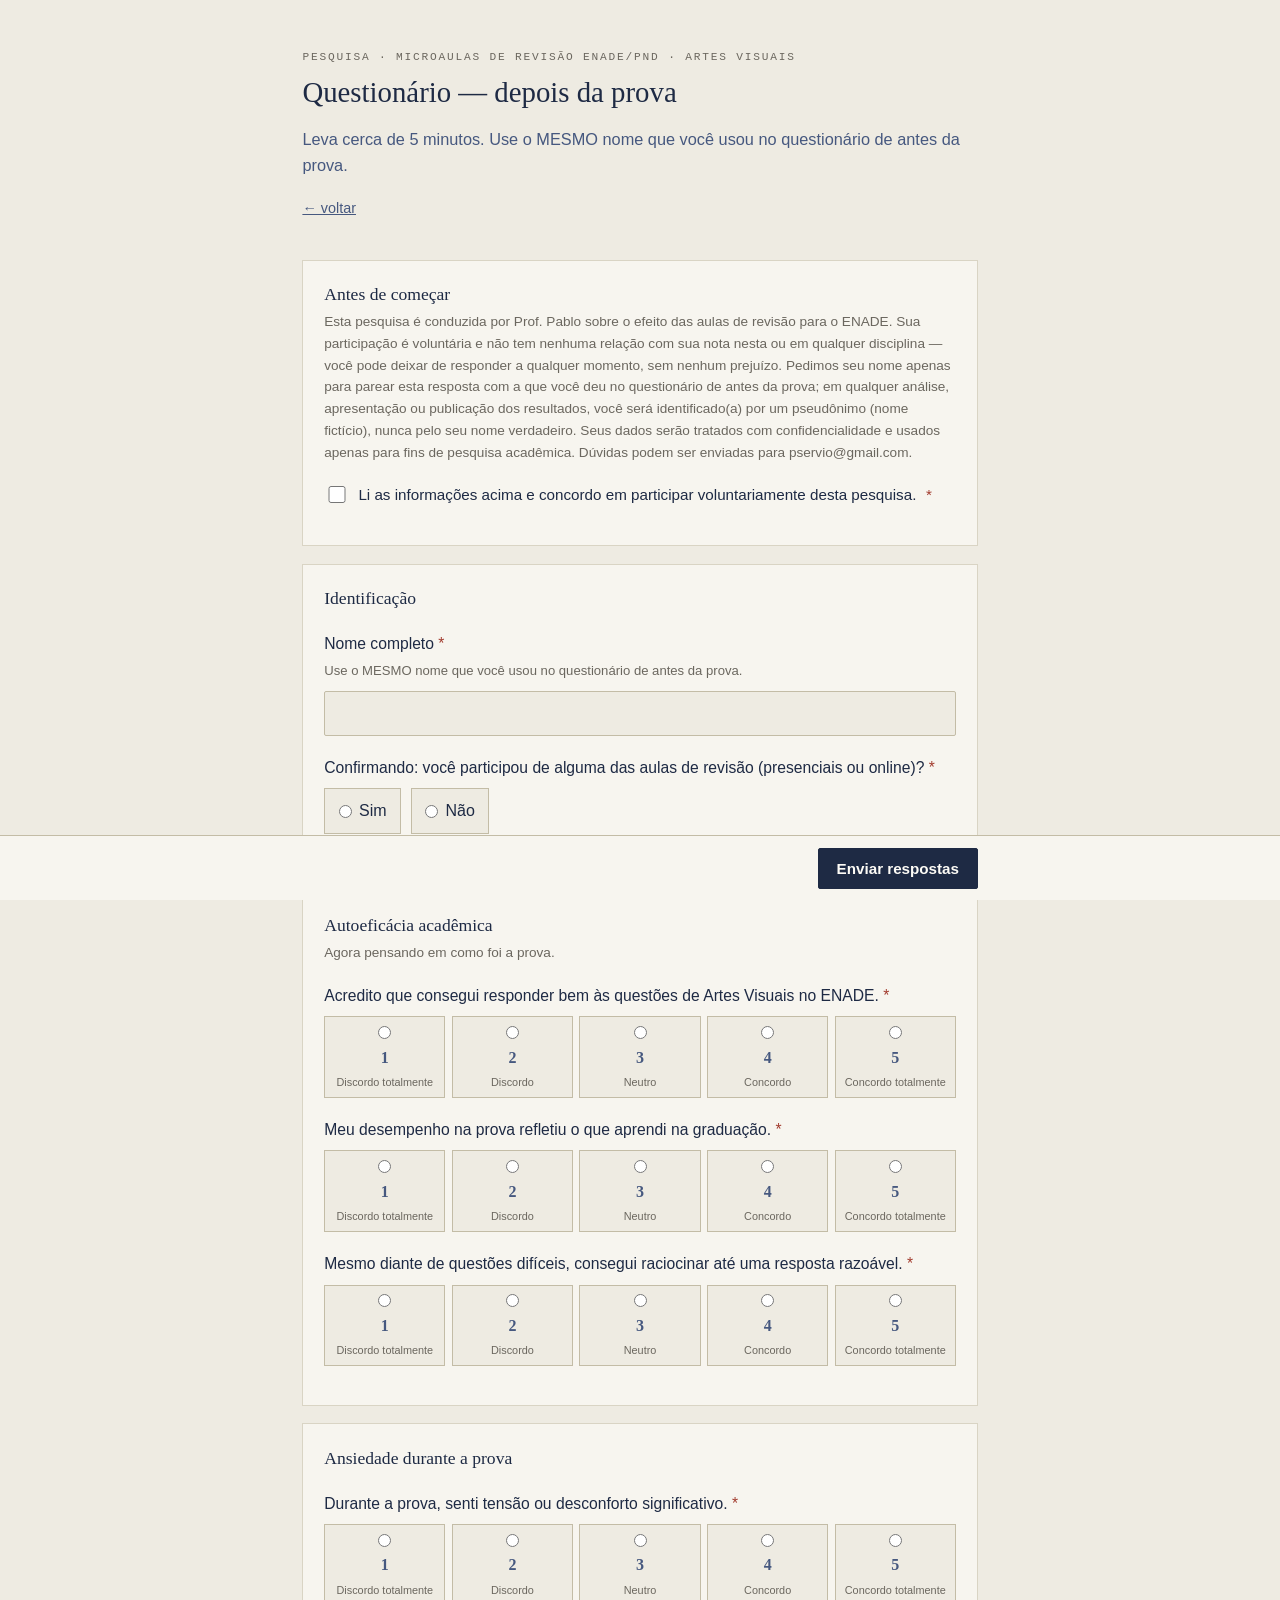
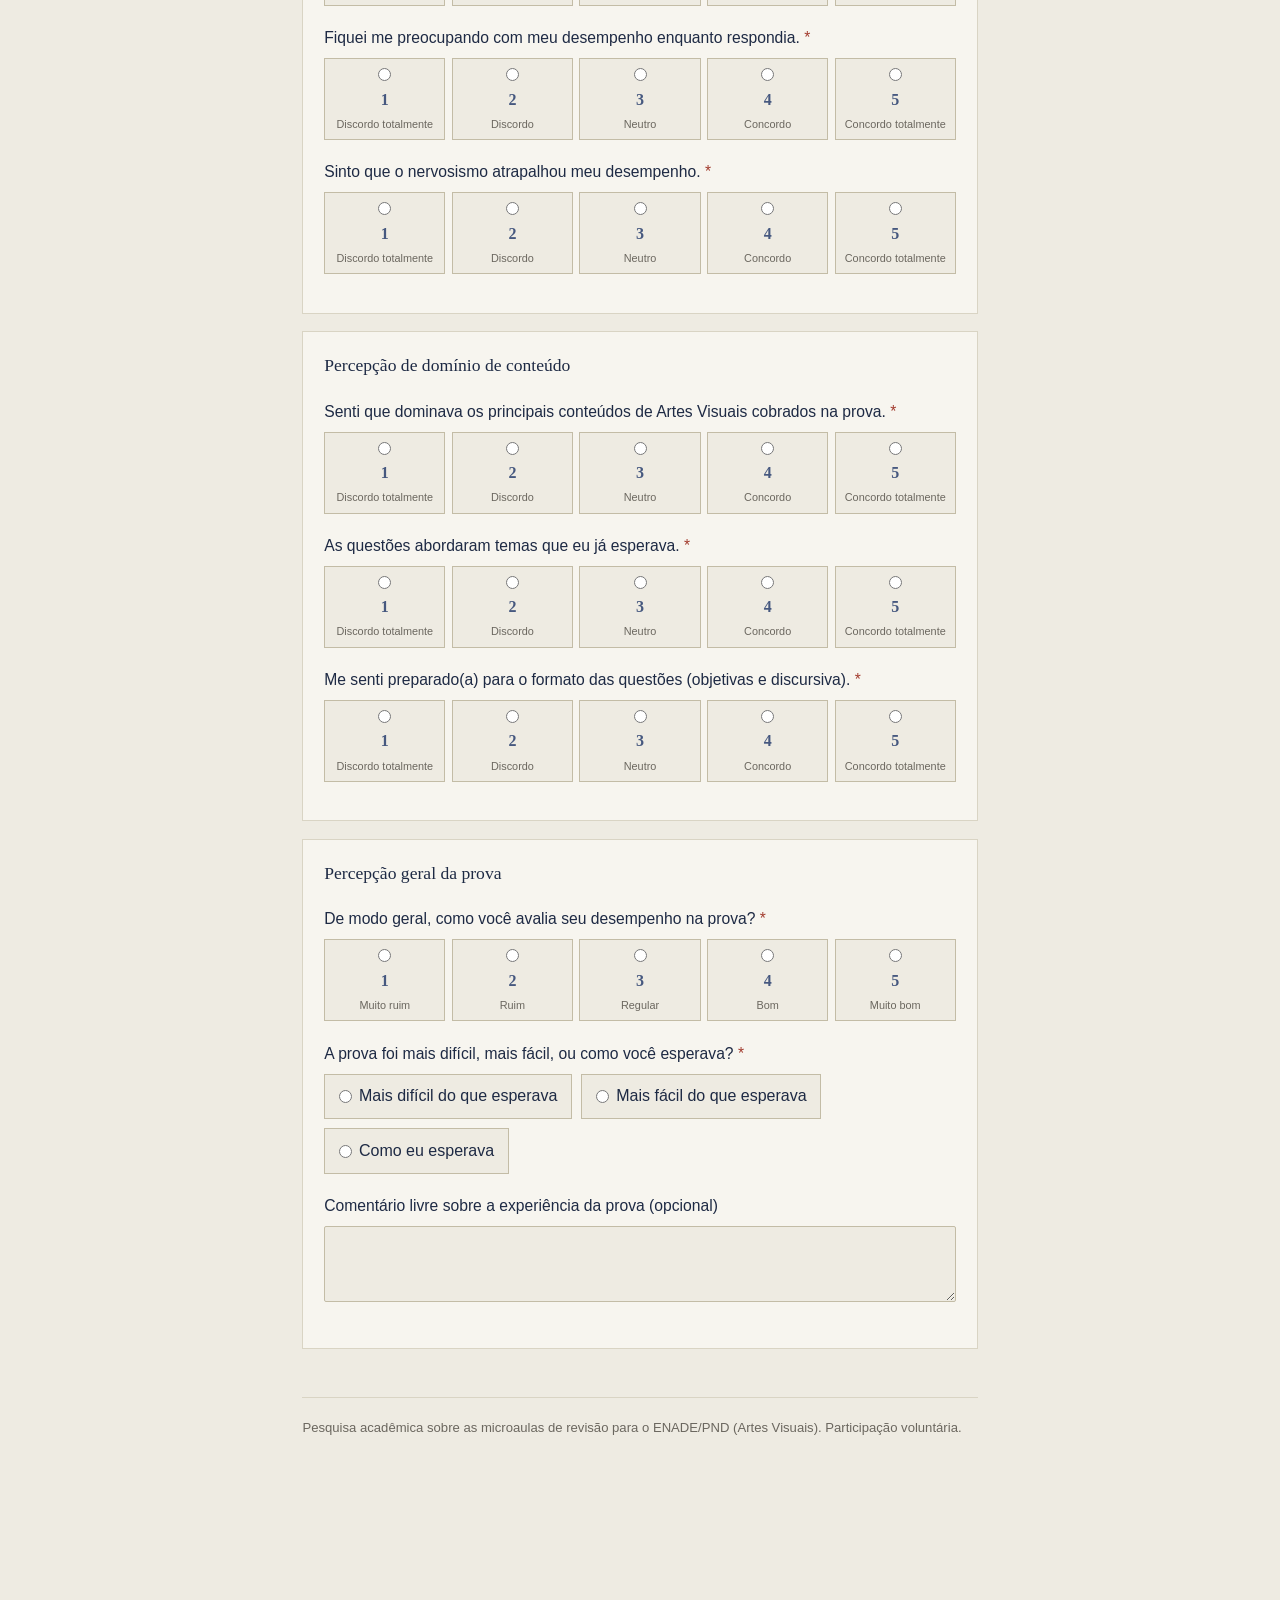
<file: pesquisa/onda2.html>
<!DOCTYPE html>
<html lang="pt-BR">
<head>
<meta charset="UTF-8">
<meta name="viewport" content="width=device-width, initial-scale=1">
<title>Depois da prova — Pesquisa microaulas · ENADE/PND Artes Visuais</title>
<link rel="stylesheet" href="assets/estilo.css">
</head>
<body>
<div class="wrap">
  <span class="eyebrow">Pesquisa · Microaulas de revisão ENADE/PND · Artes Visuais</span>
  <h1>Questionário — depois da prova</h1>
  <p class="intro">
    Leva cerca de 5 minutos. Use o MESMO nome que você usou no questionário de antes da prova.
  </p>
  <a class="voltar" href="index.html">&larr; voltar</a>
  <div id="app"></div>
  <footer class="pe">
    Pesquisa acadêmica sobre as microaulas de revisão para o ENADE/PND (Artes Visuais). Participação voluntária.
  </footer>
</div>
<script src="assets/config.js"></script>
<script src="assets/onda2-dados.js"></script>
<script src="assets/pesquisa.js"></script>
<script>initPesquisa(window.ONDA2);</script>
</body>
</html>
</file>
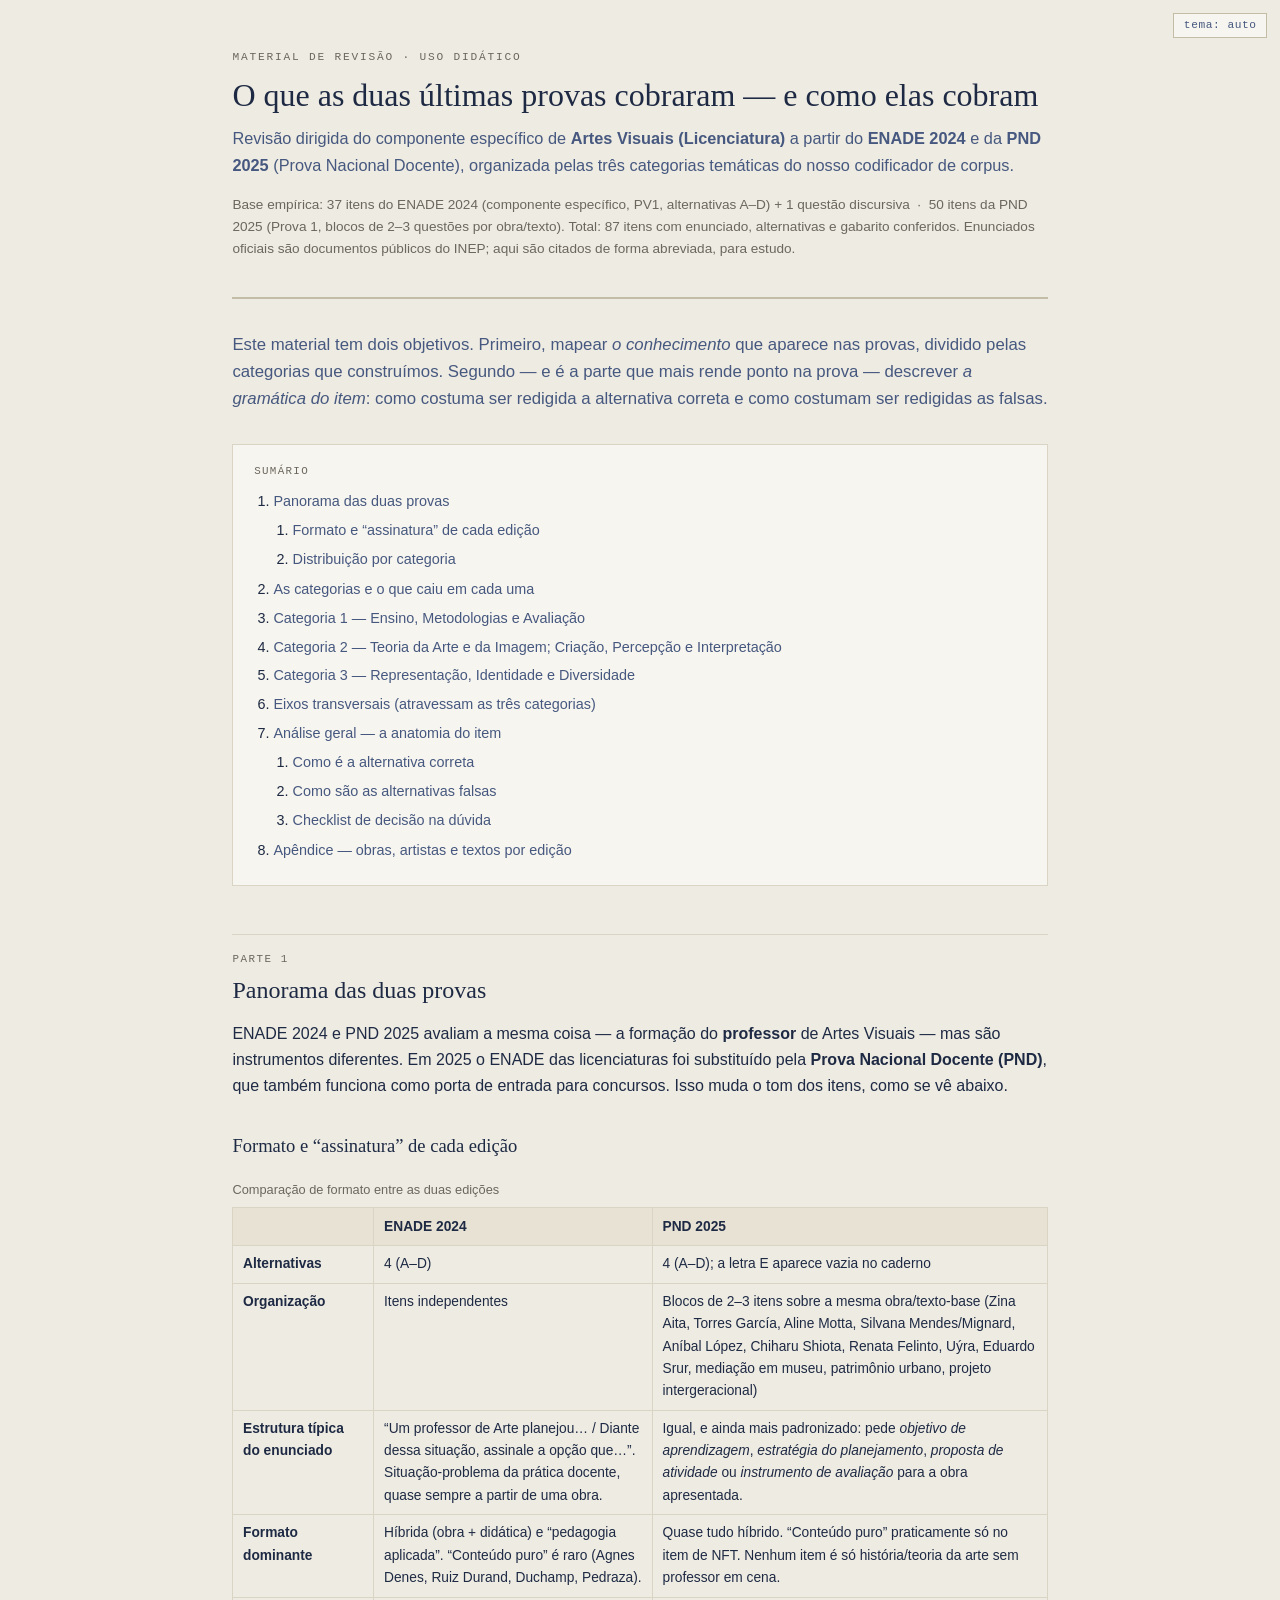
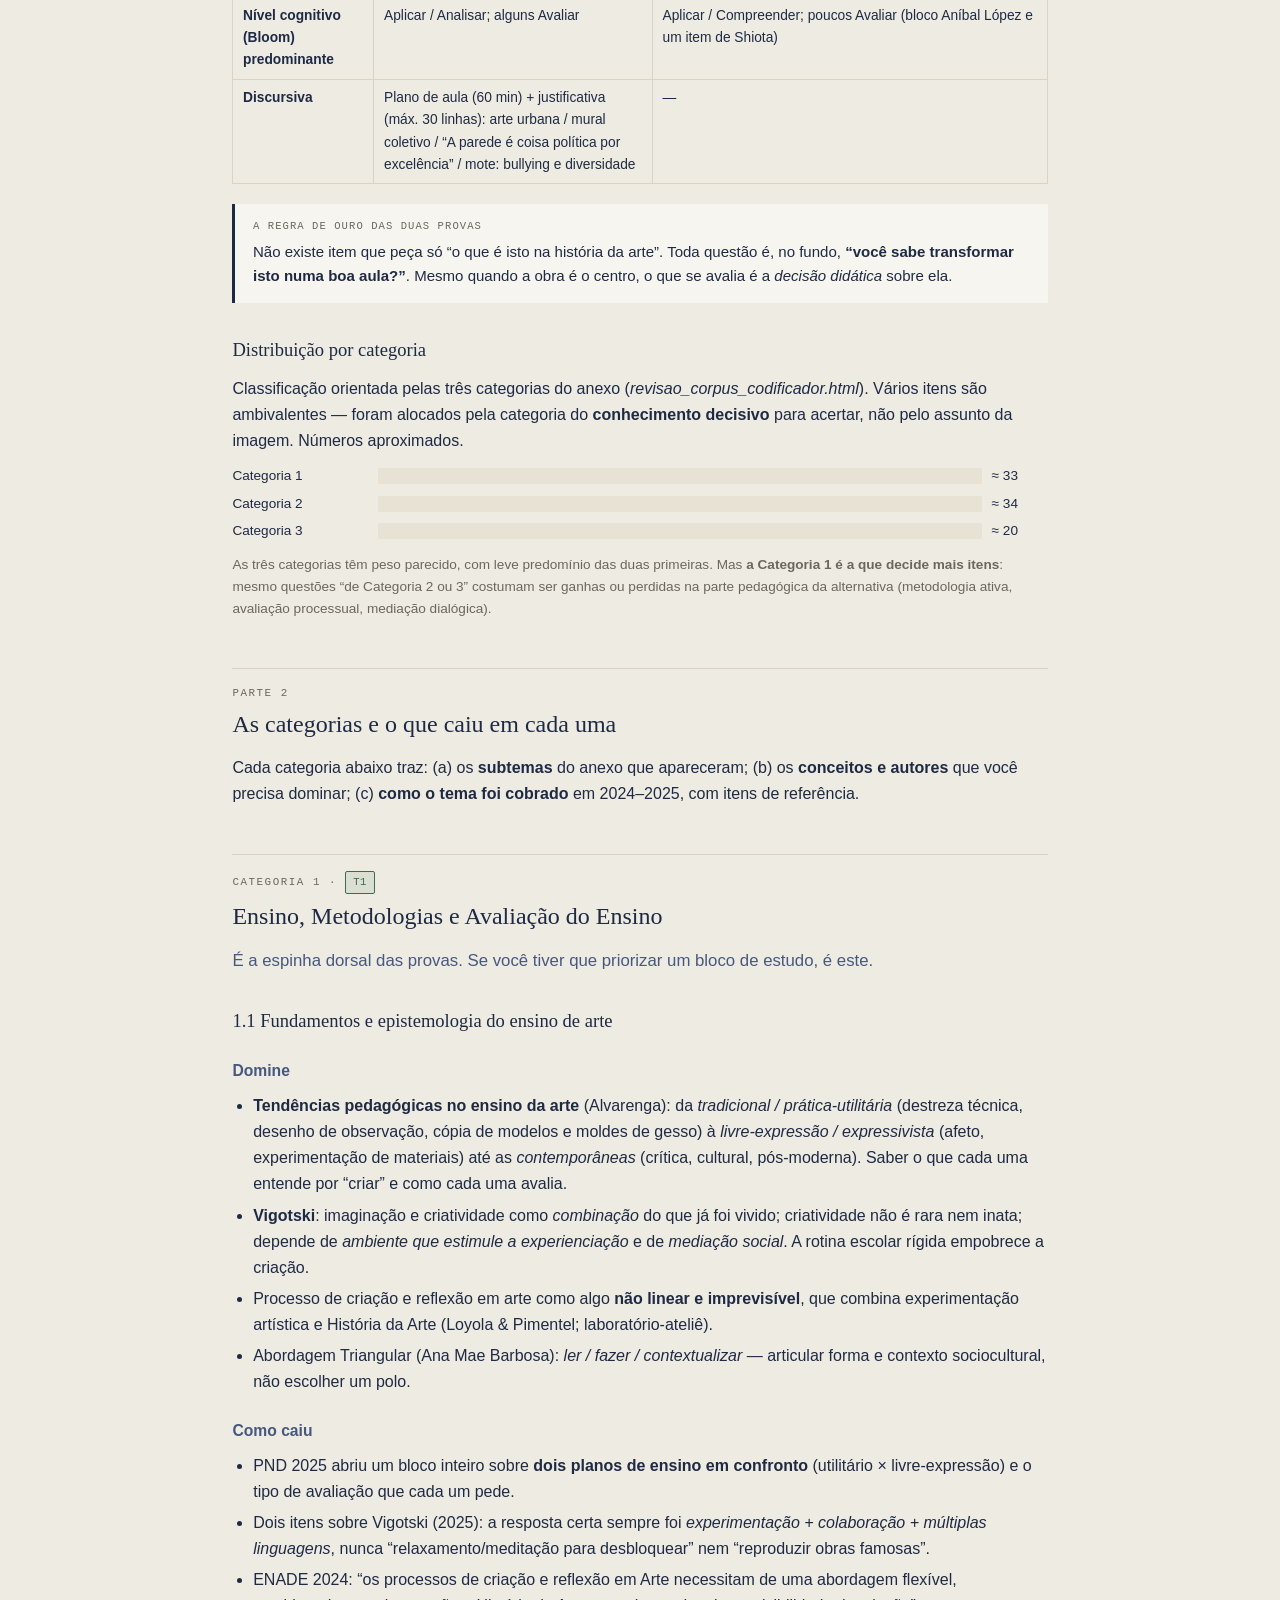
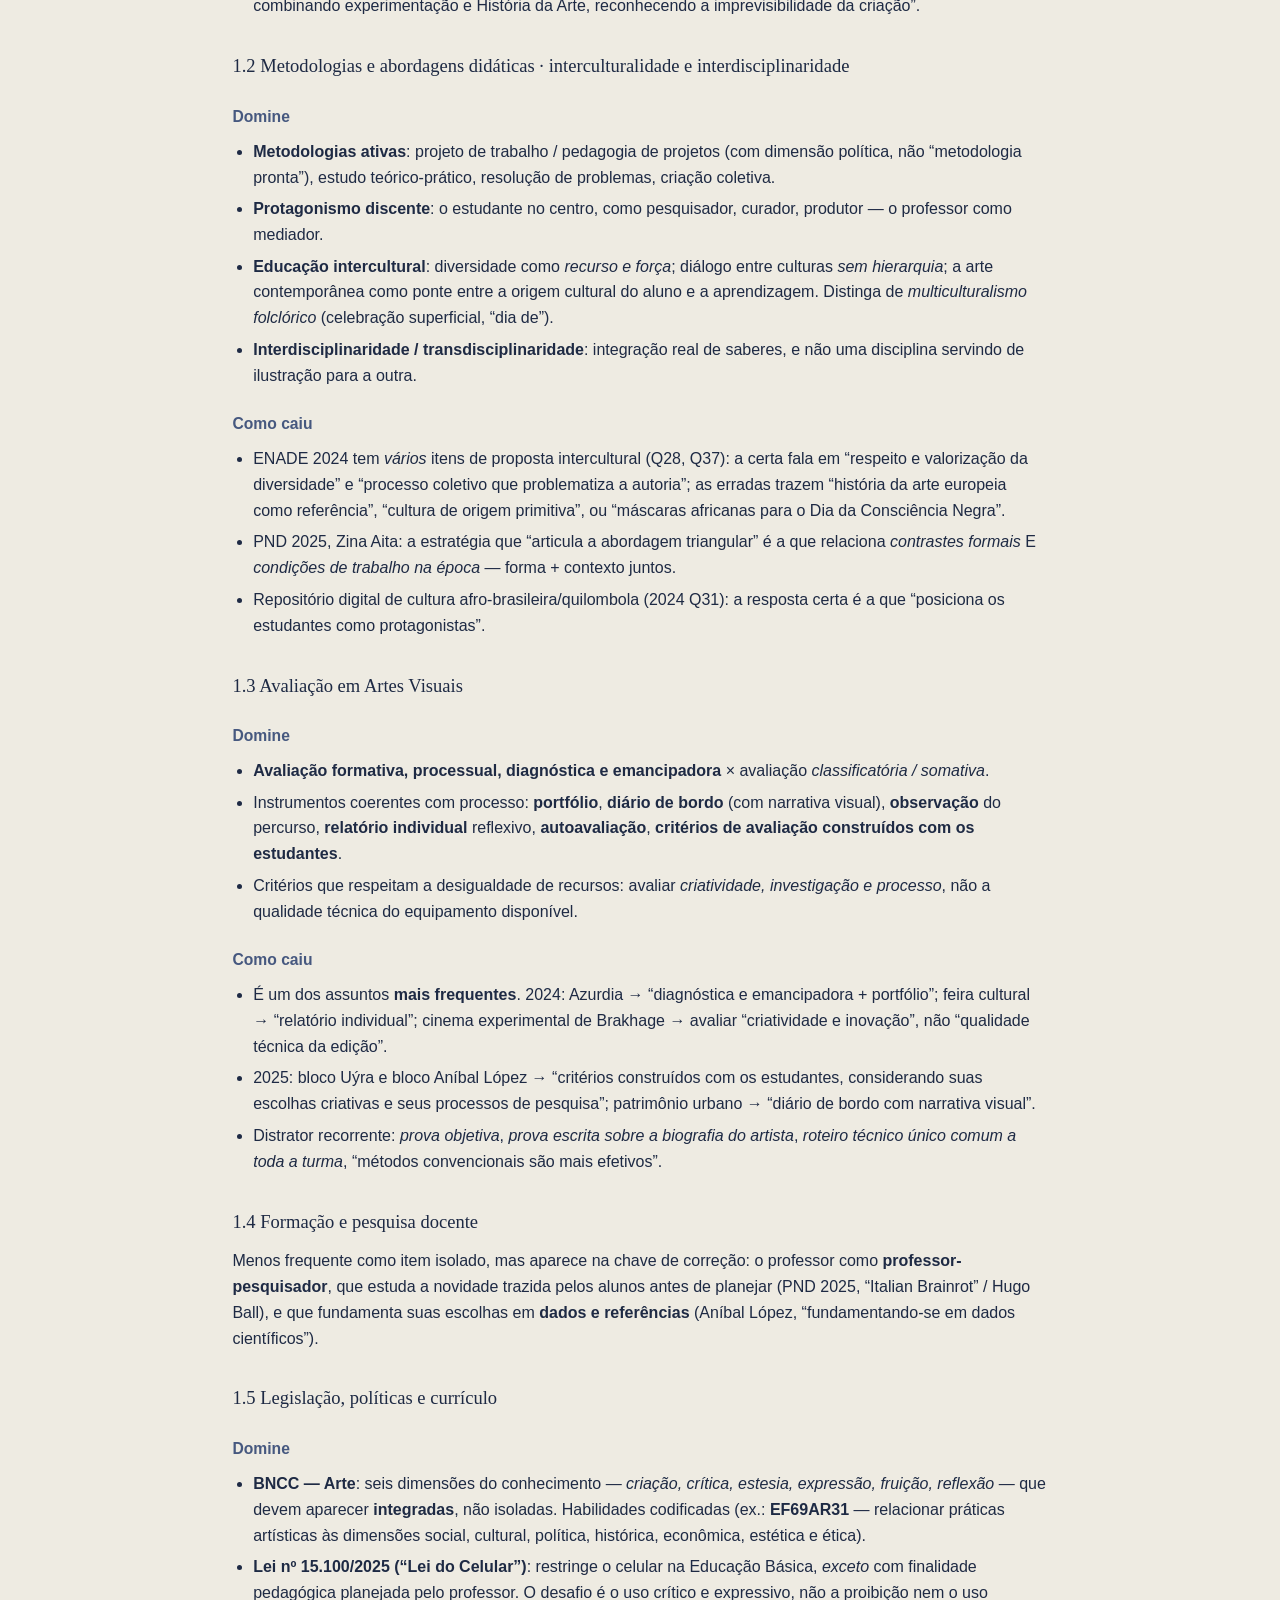
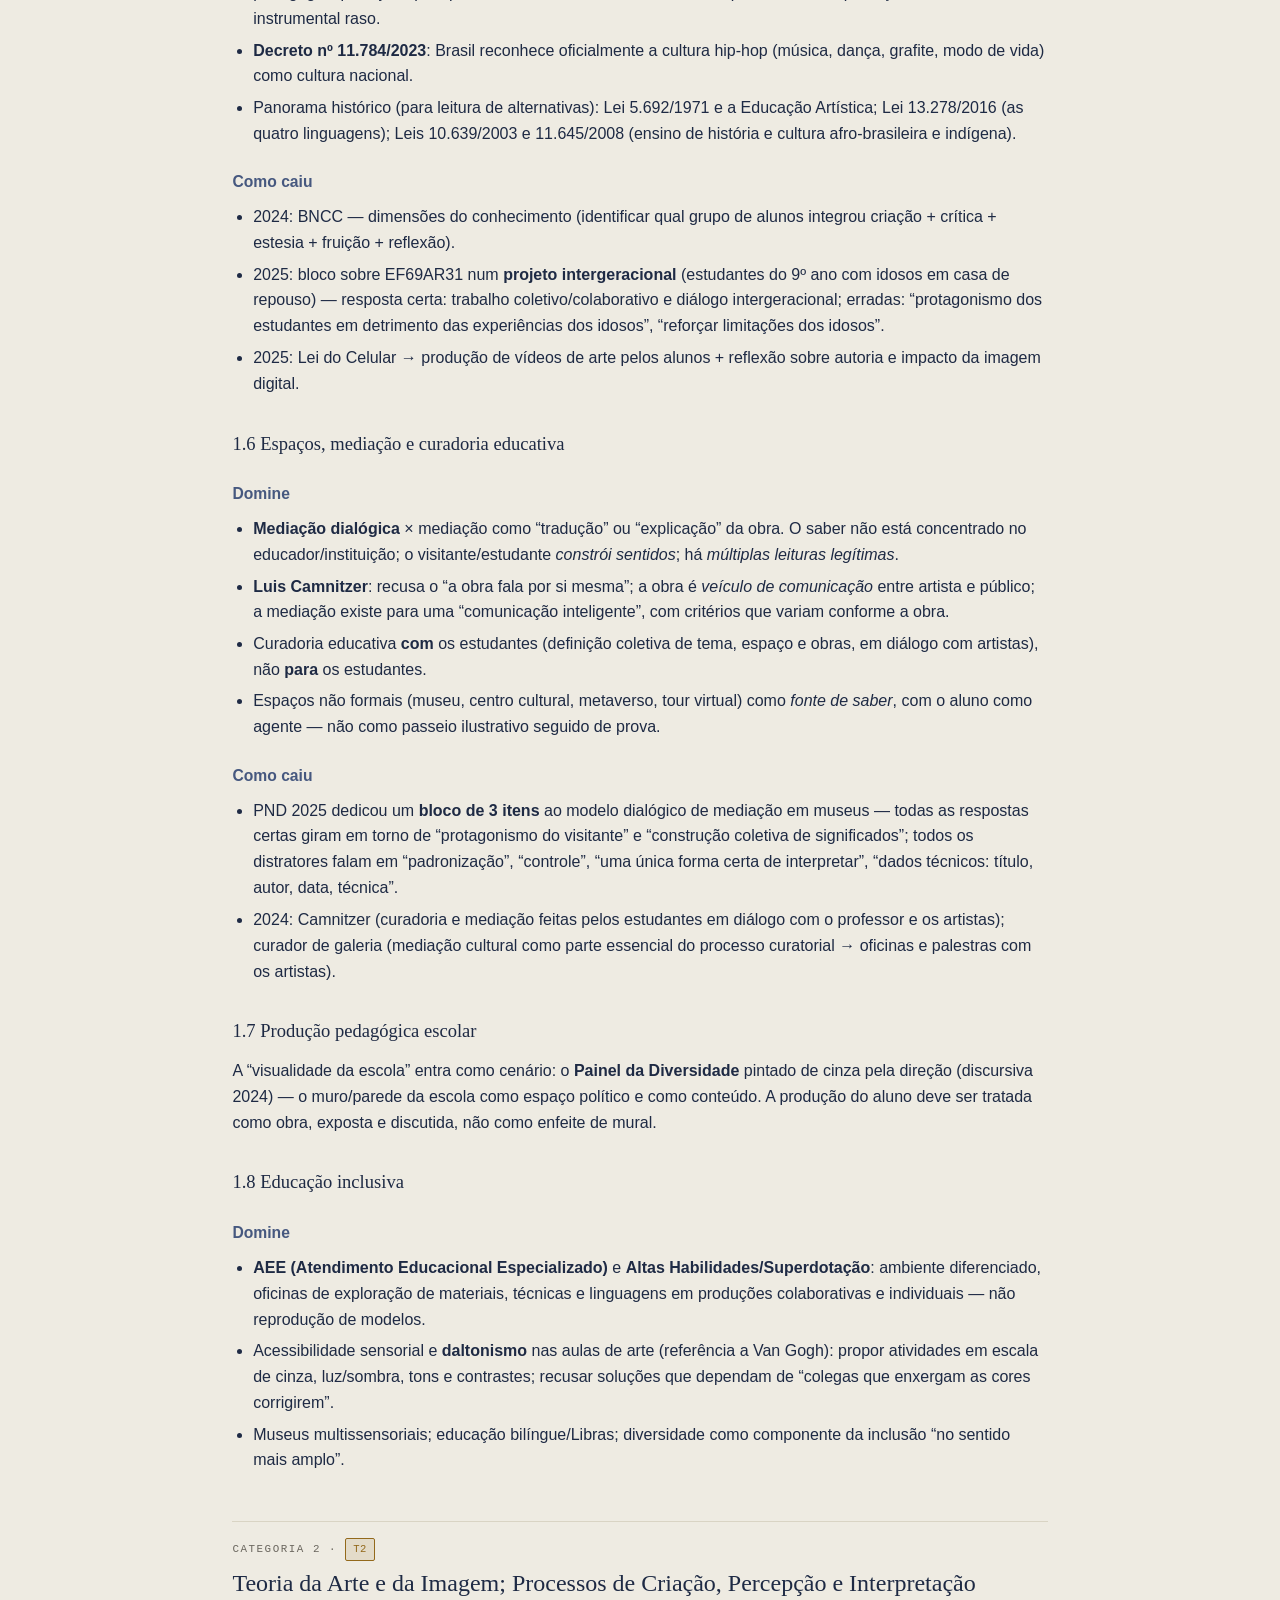
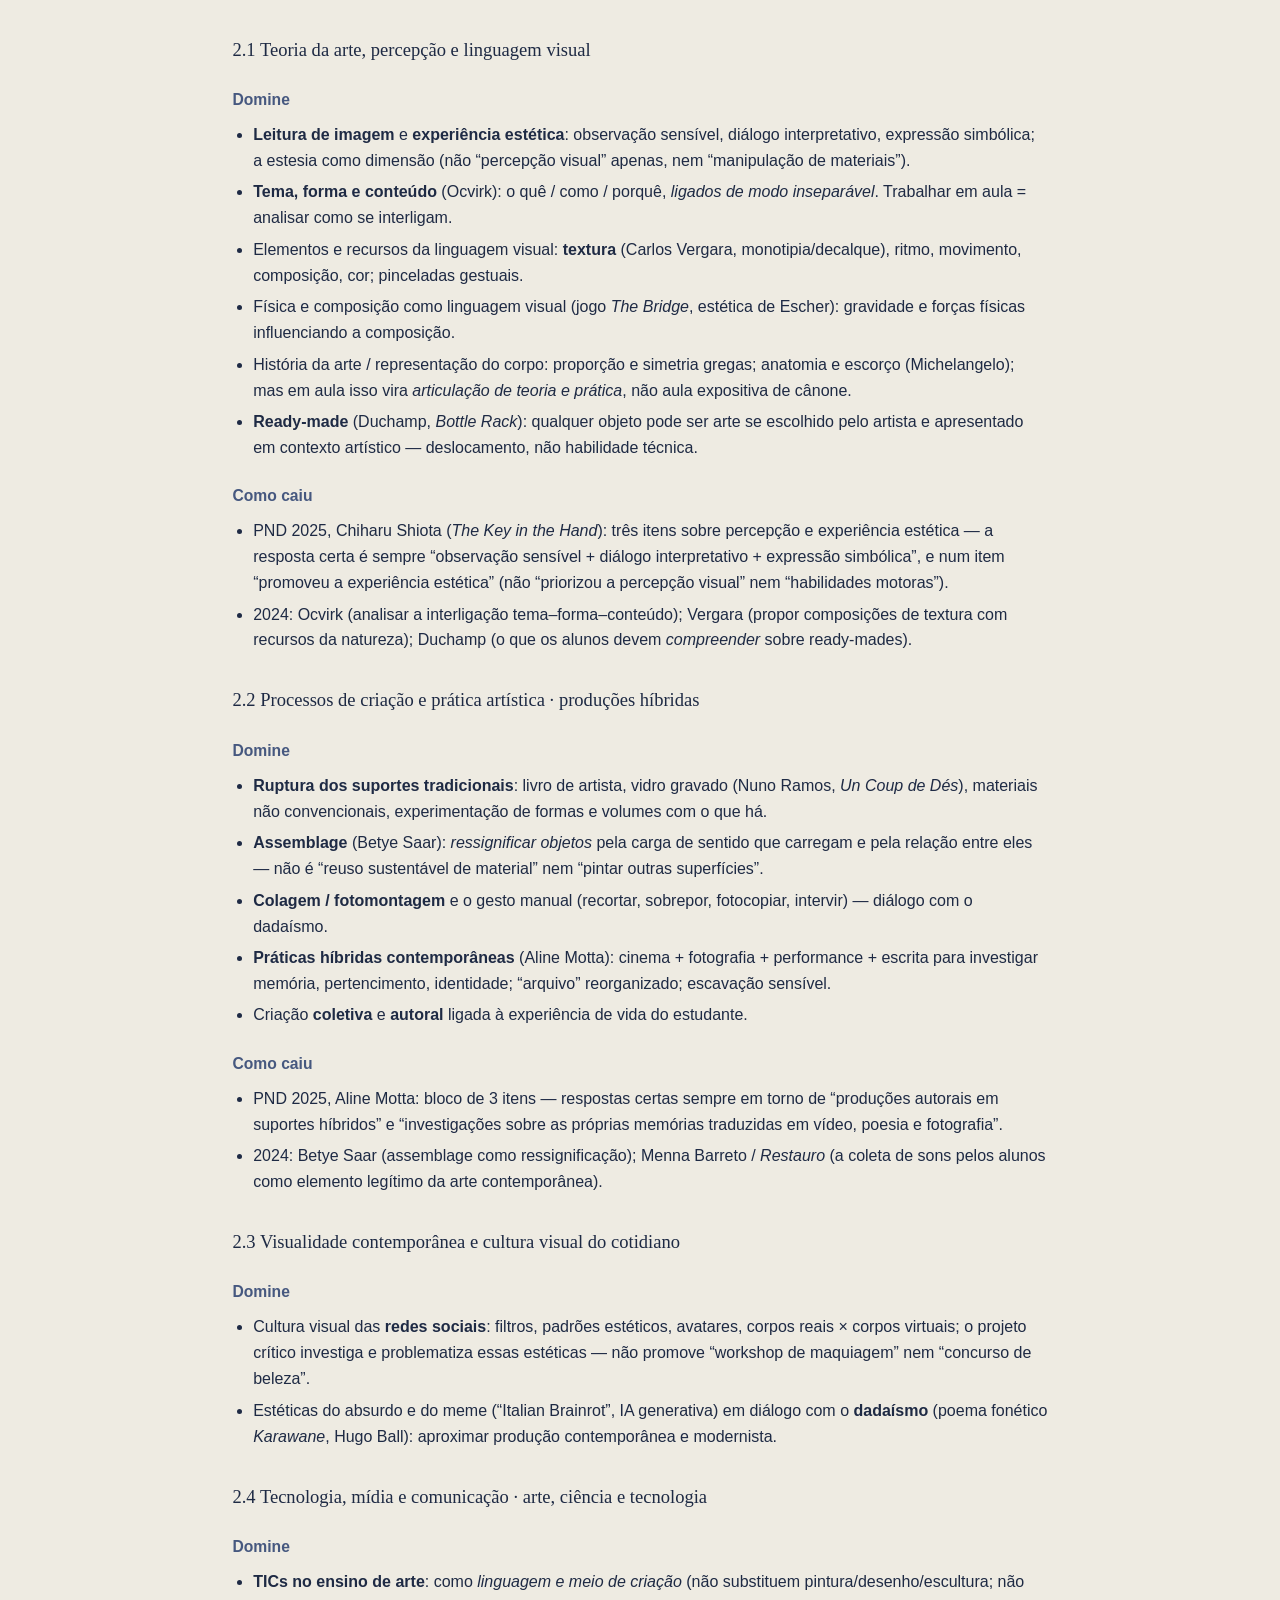
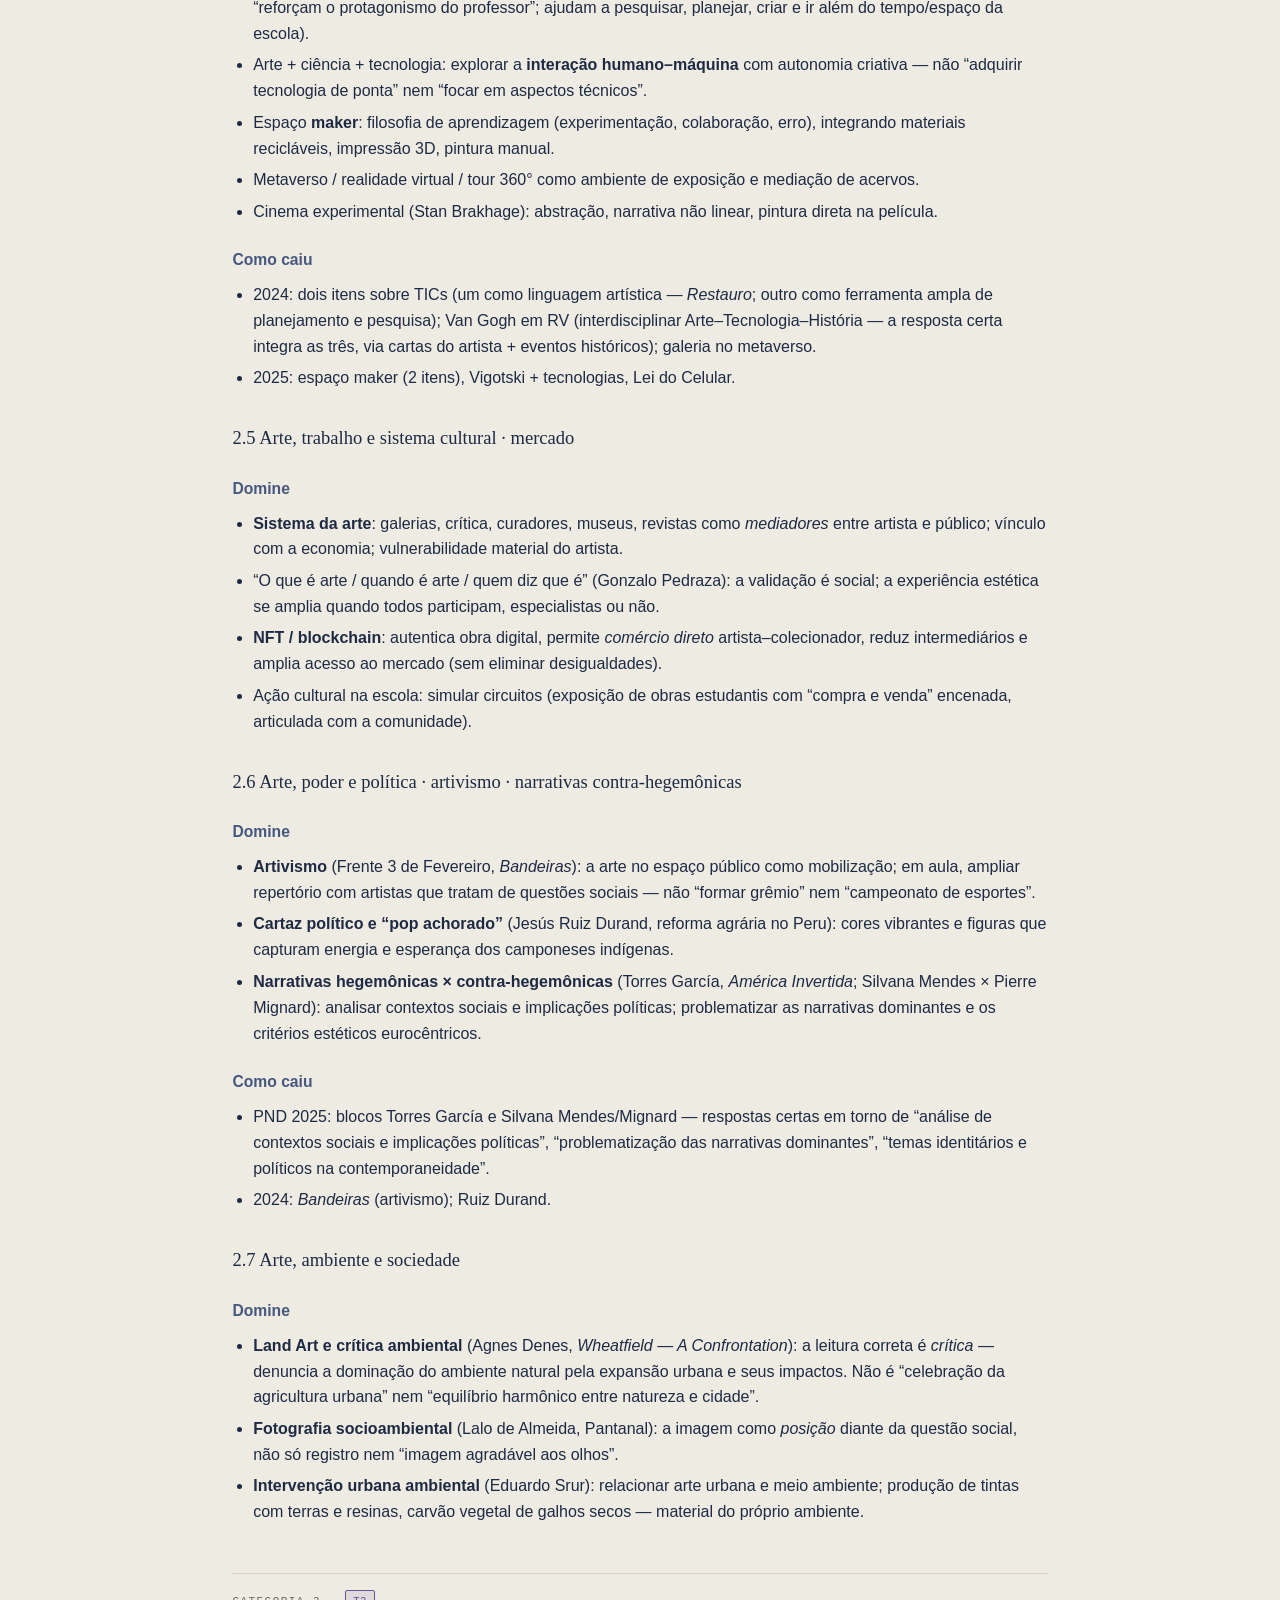
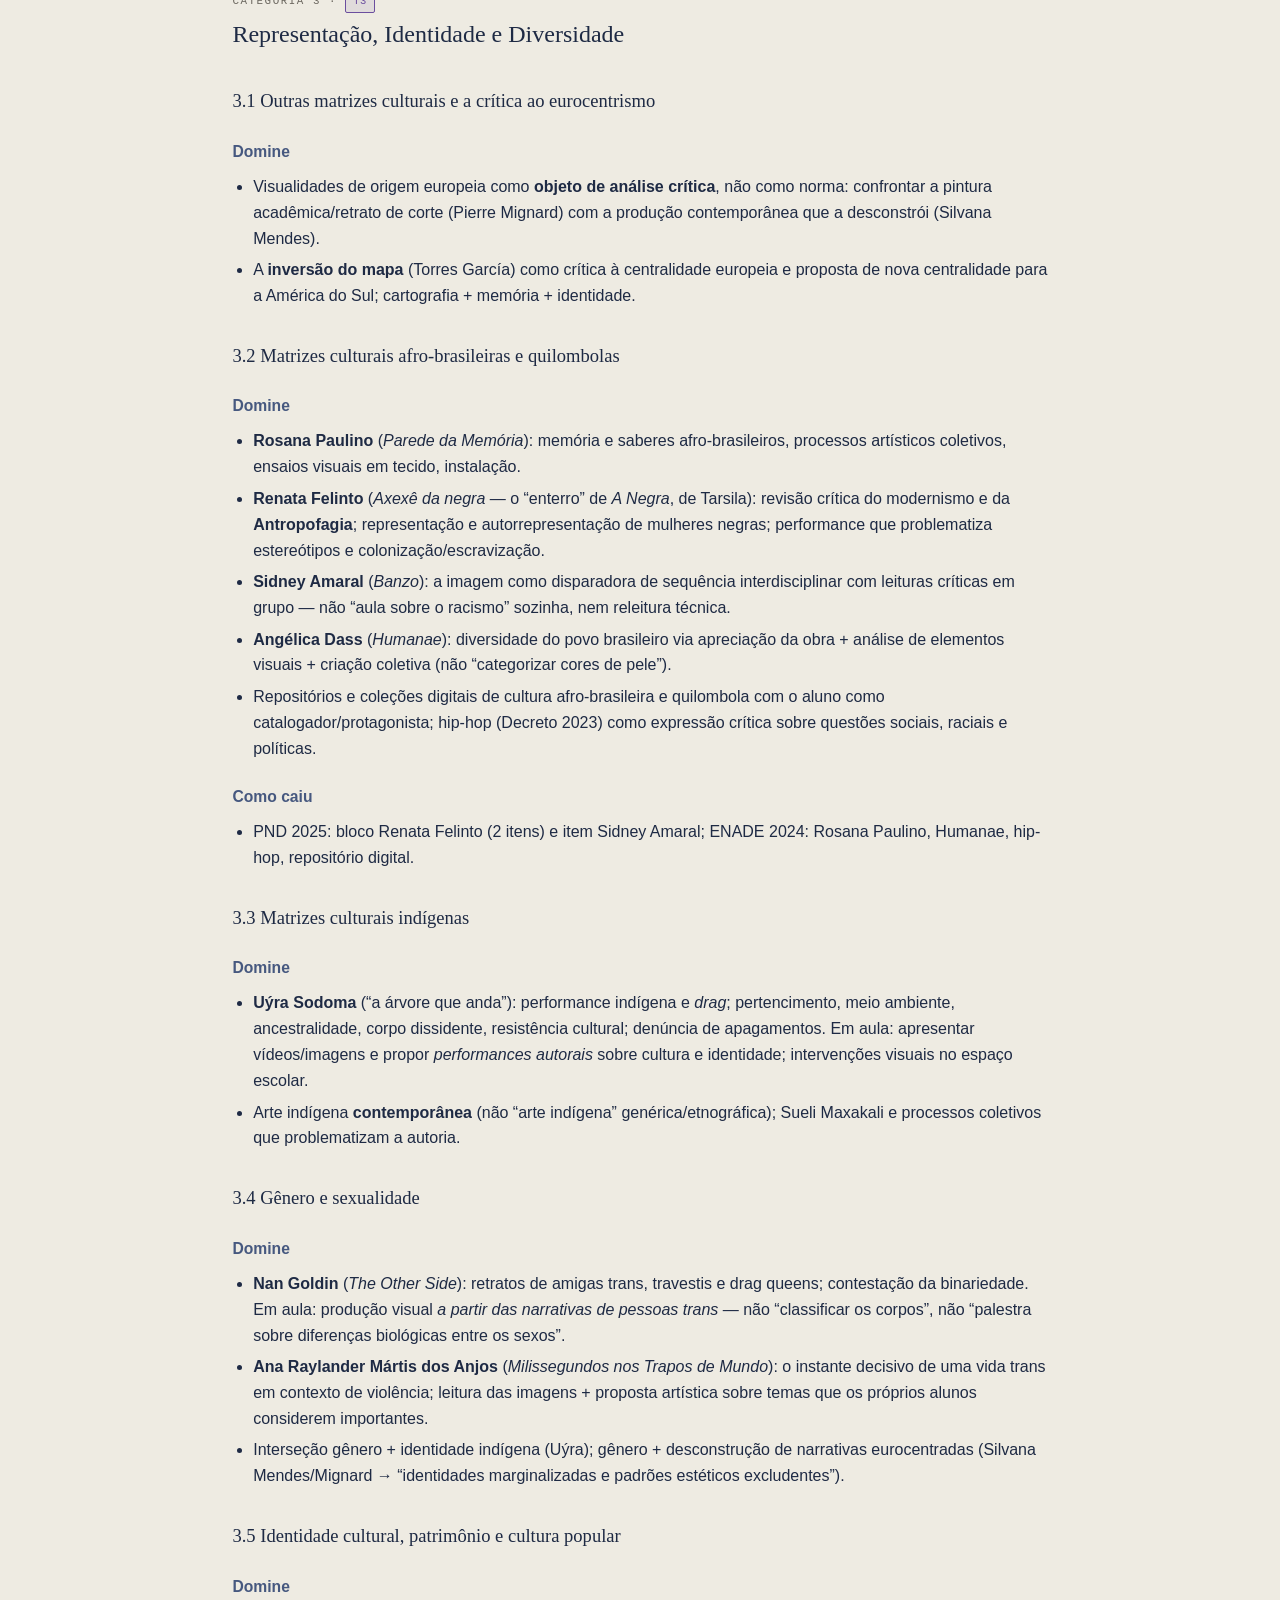
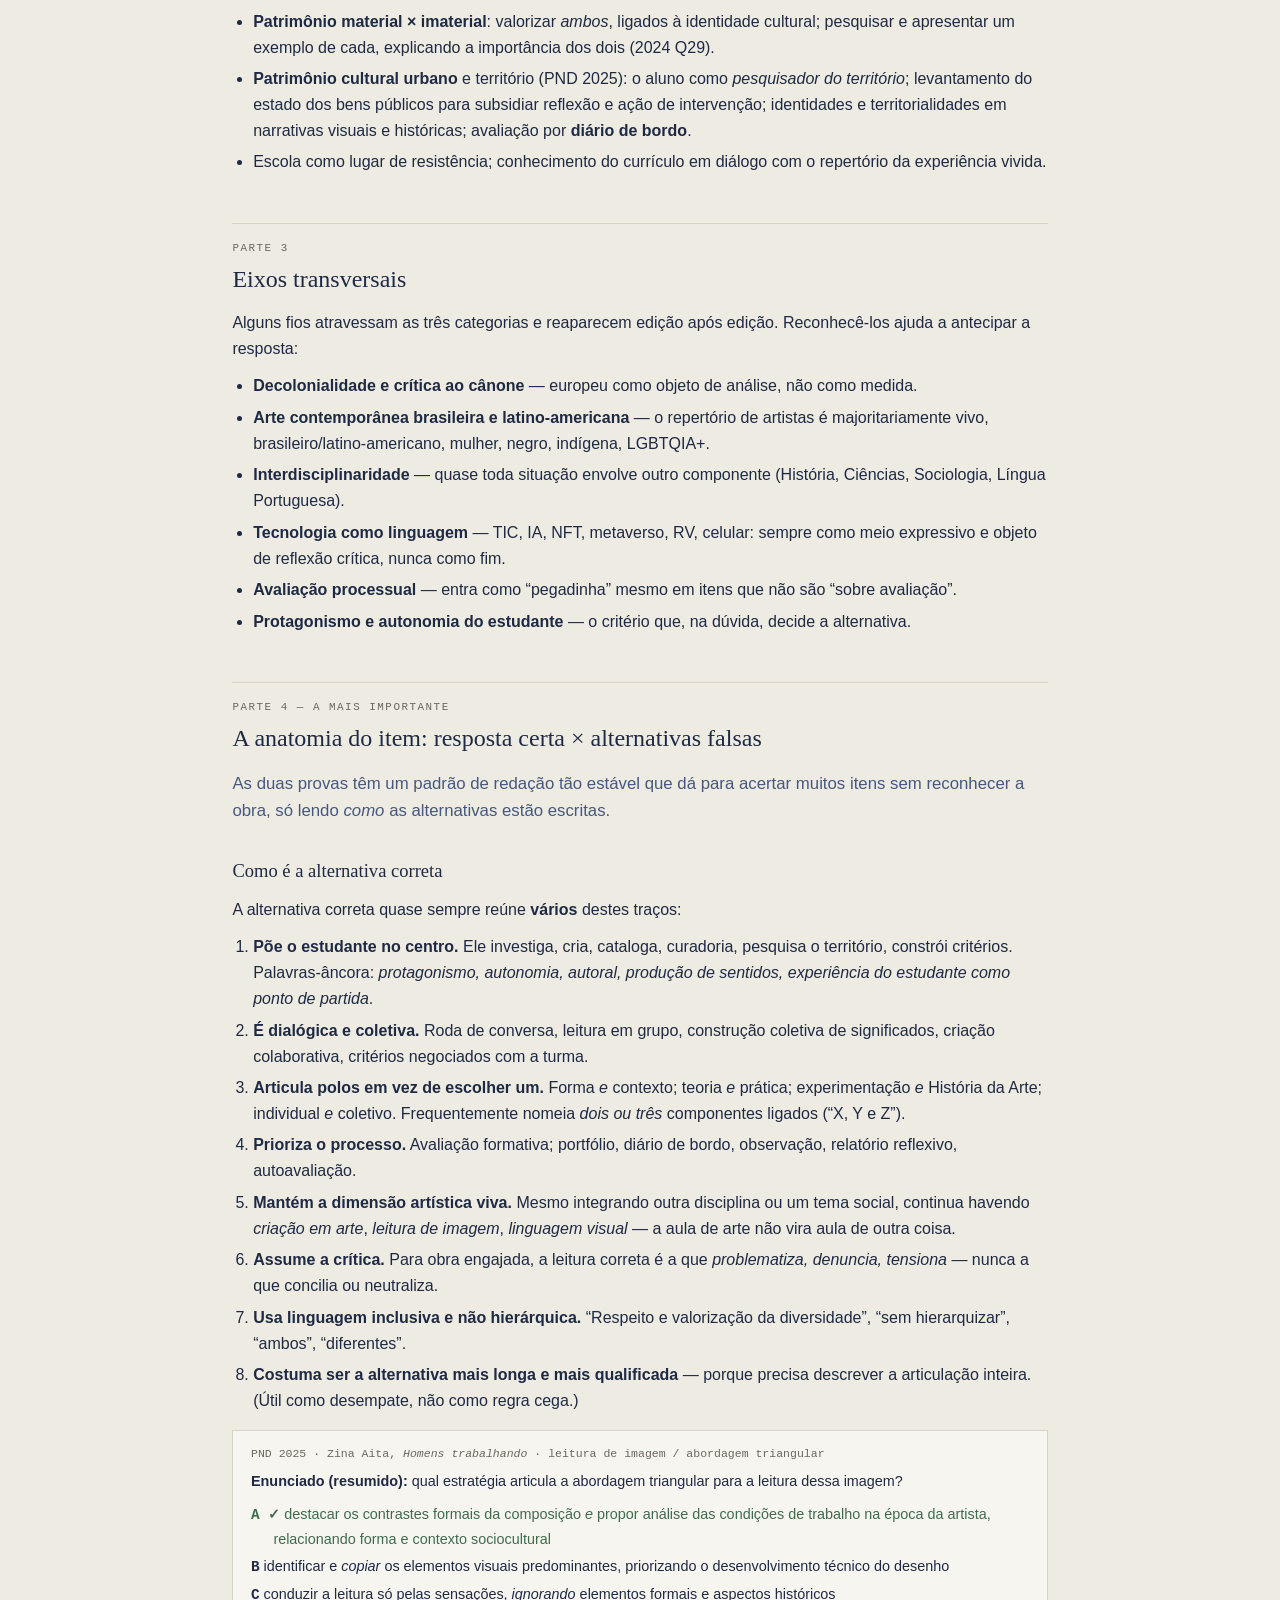
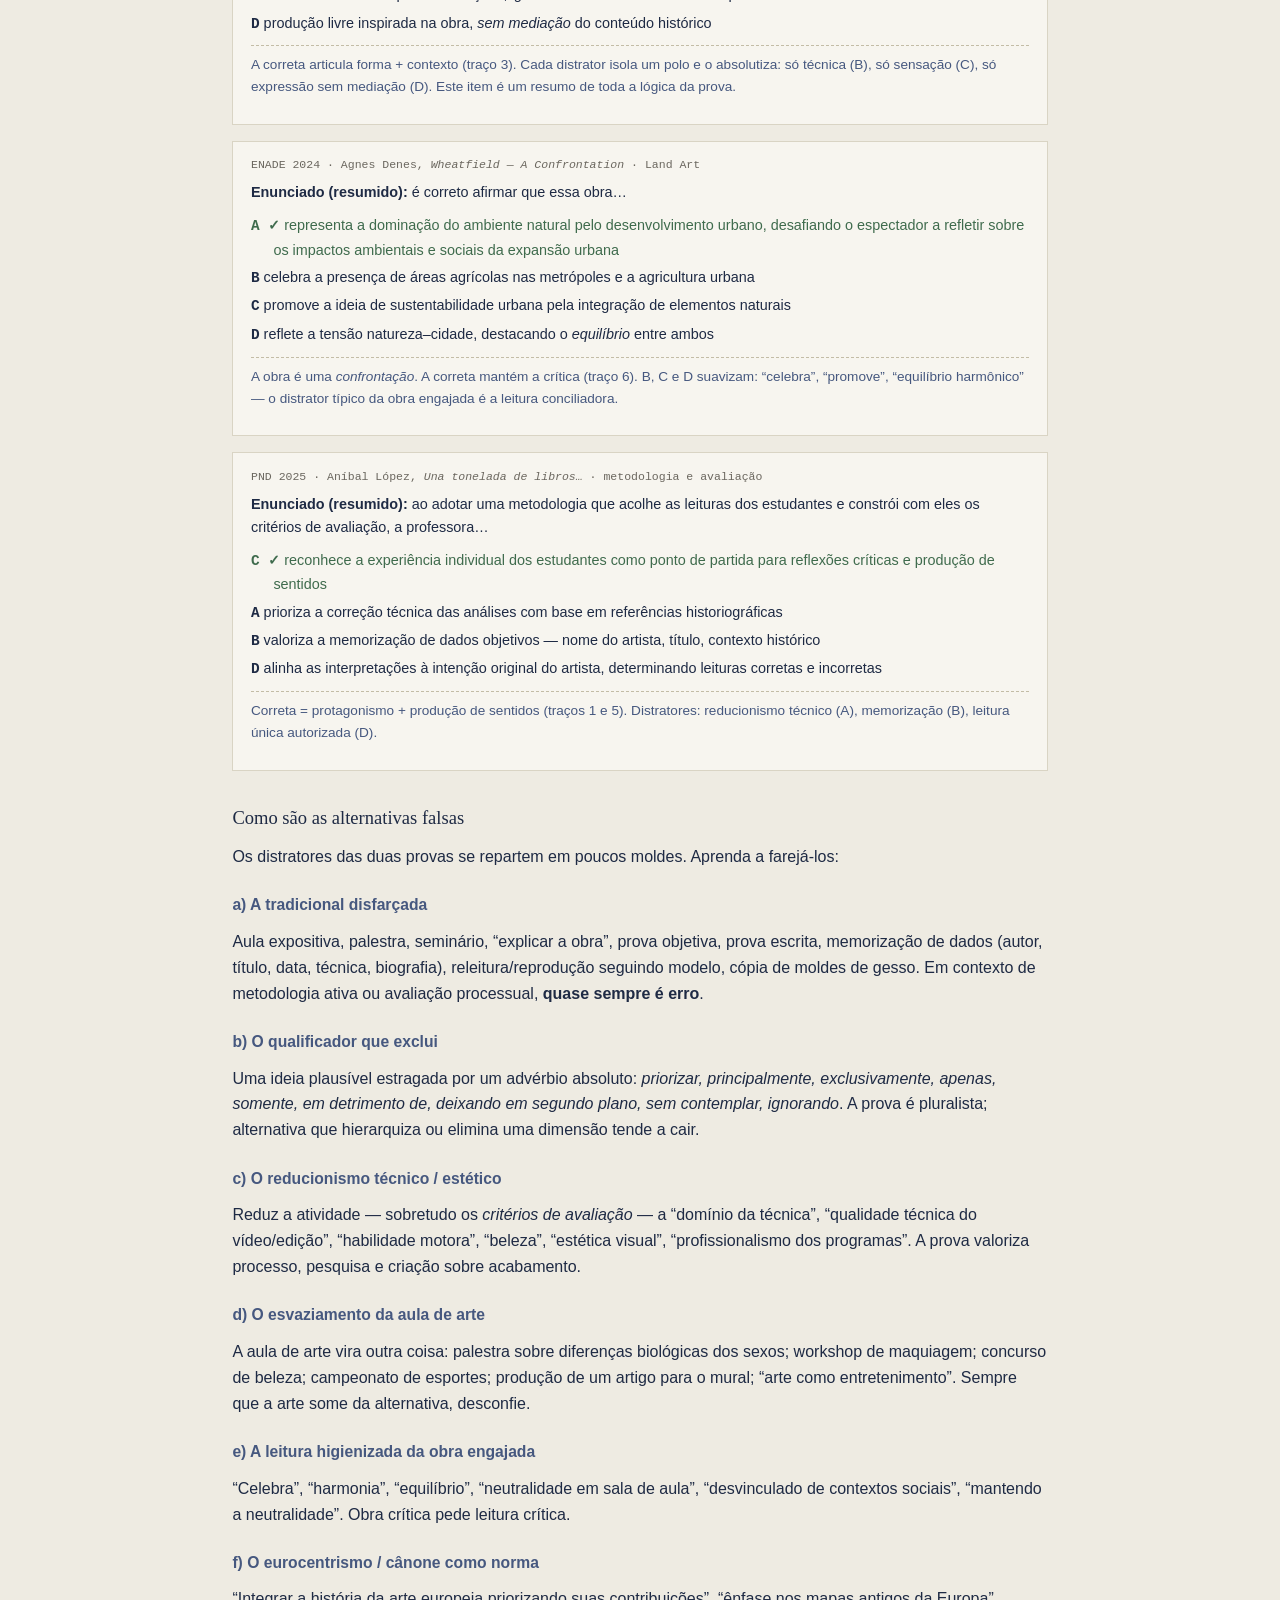
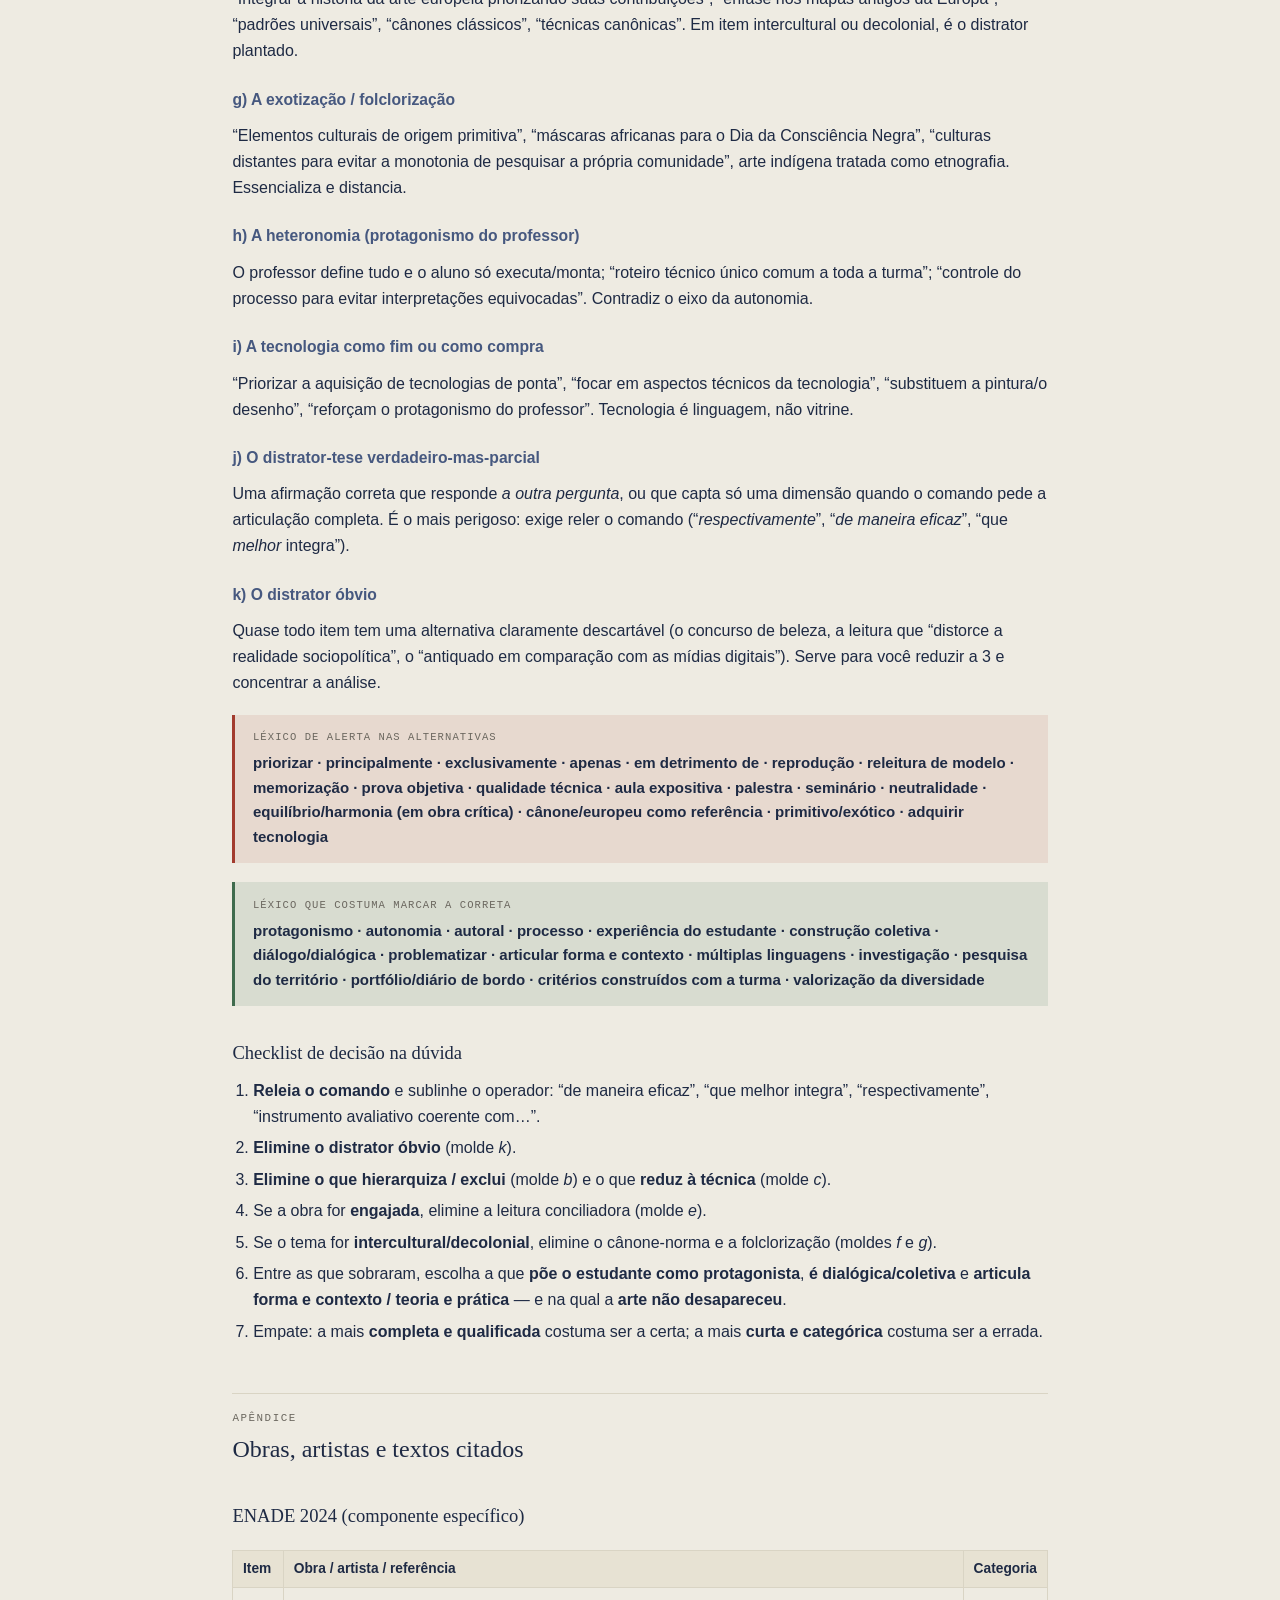
<file: revisao/revisao_2024_2025_material_didatico.html>
<!DOCTYPE html>
<html lang="pt-BR">
<head>
<meta charset="UTF-8">
<meta name="viewport" content="width=device-width, initial-scale=1">
<title>Revisão dirigida — ENADE 2024 e PND 2025 · Artes Visuais (Licenciatura)</title>
<style>
  :root {
    --paper: #EEEBE2; --paper-raised: #F7F5EF; --paper-well: #E7E2D3;
    --rule: #D9D4C4; --rule-strong: #C3BCA6;
    --ink: #1E2A44; --ink-soft: #46587F; --graphite: #6B675F;
    --accent: #1E2A44; --accent-contrast: #FDFBF6;
    --good: #3F6B4D; --good-bg: rgba(63,107,77,0.12);
    --bad: #A23B2E; --bad-bg: rgba(162,59,46,0.10);
    --t1: #3F6B4D; --t1-bg: rgba(63,107,77,0.10);
    --t2: #93691B; --t2-bg: rgba(147,105,27,0.12);
    --t3: #6B4E9E; --t3-bg: rgba(107,78,158,0.10);
    --font-display: Georgia, 'Iowan Old Style', 'Palatino Linotype', 'Book Antiqua', serif;
    --font-body: -apple-system, BlinkMacSystemFont, 'Segoe UI', Roboto, Helvetica, Arial, sans-serif;
    --font-mono: 'SF Mono', 'Cascadia Code', Consolas, 'Roboto Mono', monospace;
  }
  @media (prefers-color-scheme: dark) {
    :root:not([data-theme="light"]) {
      --paper: #141922; --paper-raised: #1B2129; --paper-well: #10141B;
      --rule: #2B3242; --rule-strong: #3A4356;
      --ink: #E7E3D8; --ink-soft: #AFC0DE; --graphite: #9A9890;
      --accent: #93AAD9; --accent-contrast: #10141B;
      --good: #7FBB92; --good-bg: rgba(127,187,146,0.15);
      --bad: #E0776A; --bad-bg: rgba(224,119,106,0.15);
      --t1: #7FBB92; --t1-bg: rgba(127,187,146,0.13);
      --t2: #D9A84E; --t2-bg: rgba(217,168,78,0.14);
      --t3: #B39DDB; --t3-bg: rgba(179,157,219,0.14);
    }
  }
  :root[data-theme="dark"] {
    --paper: #141922; --paper-raised: #1B2129; --paper-well: #10141B;
    --rule: #2B3242; --rule-strong: #3A4356;
    --ink: #E7E3D8; --ink-soft: #AFC0DE; --graphite: #9A9890;
    --accent: #93AAD9; --accent-contrast: #10141B;
    --good: #7FBB92; --good-bg: rgba(127,187,146,0.15);
    --bad: #E0776A; --bad-bg: rgba(224,119,106,0.15);
    --t1: #7FBB92; --t1-bg: rgba(127,187,146,0.13);
    --t2: #D9A84E; --t2-bg: rgba(217,168,78,0.14);
    --t3: #B39DDB; --t3-bg: rgba(179,157,219,0.14);
  }

  * { box-sizing: border-box; }
  body {
    margin: 0; background: var(--paper); color: var(--ink);
    font-family: var(--font-body); line-height: 1.62;
    -webkit-font-smoothing: antialiased; font-variant-numeric: tabular-nums;
  }
  .wrap { max-width: 860px; margin: 0 auto; padding: 2.6rem 1.4rem 6rem; }

  header.doc {
    border-bottom: 2px solid var(--rule-strong); padding-bottom: 1.6rem; margin-bottom: 2rem;
  }
  header.doc .eyebrow {
    font-family: var(--font-mono); font-size: 0.7rem; letter-spacing: 0.16em;
    text-transform: uppercase; color: var(--graphite);
  }
  header.doc h1 {
    font-family: var(--font-display); font-weight: 400; font-size: 2rem; line-height: 1.2;
    margin: 0.5rem 0 0.4rem; text-wrap: balance;
  }
  header.doc .sub { color: var(--ink-soft); font-size: 1.02rem; }
  header.doc .meta { margin-top: 1rem; font-size: 0.85rem; color: var(--graphite); }

  h2 {
    font-family: var(--font-display); font-weight: 400; font-size: 1.5rem;
    margin: 3rem 0 0.4rem; padding-top: 1rem; border-top: 1px solid var(--rule);
    scroll-margin-top: 1rem;
  }
  h2 .kicker {
    display: block; font-family: var(--font-mono); font-size: 0.68rem; letter-spacing: 0.14em;
    text-transform: uppercase; color: var(--graphite); margin-bottom: 0.15rem;
  }
  h3 {
    font-family: var(--font-display); font-weight: 400; font-size: 1.16rem;
    margin: 2rem 0 0.5rem; scroll-margin-top: 1rem;
  }
  h4 { font-size: 0.98rem; margin: 1.4rem 0 0.3rem; color: var(--ink-soft); }
  p { margin: 0.7rem 0; }
  a { color: var(--ink-soft); }
  ul, ol { margin: 0.6rem 0; padding-left: 1.3rem; }
  li { margin: 0.35rem 0; }
  strong { font-weight: 700; }
  em { font-style: italic; }

  .lead { font-size: 1.05rem; color: var(--ink-soft); }

  nav.toc {
    background: var(--paper-raised); border: 1px solid var(--rule); padding: 1.1rem 1.3rem;
    margin: 2rem 0; font-size: 0.9rem;
  }
  nav.toc p { font-family: var(--font-mono); font-size: 0.68rem; letter-spacing: 0.12em;
    text-transform: uppercase; color: var(--graphite); margin: 0 0 0.6rem; }
  nav.toc ol { margin: 0; padding-left: 1.2rem; }
  nav.toc ol ol { margin: 0.2rem 0 0.4rem; }
  nav.toc a { text-decoration: none; }
  nav.toc a:hover { text-decoration: underline; }

  .callout {
    border-left: 3px solid var(--accent); background: var(--paper-raised);
    padding: 0.9rem 1.1rem; margin: 1.2rem 0; font-size: 0.94rem;
  }
  .callout.good { border-left-color: var(--good); background: var(--good-bg); }
  .callout.bad { border-left-color: var(--bad); background: var(--bad-bg); }
  .callout .lbl {
    font-family: var(--font-mono); font-size: 0.66rem; letter-spacing: 0.1em;
    text-transform: uppercase; display: block; margin-bottom: 0.3rem; color: var(--graphite);
  }

  .tag {
    display: inline-block; font-family: var(--font-mono); font-size: 0.66rem;
    letter-spacing: 0.03em; padding: 0.12rem 0.45rem; border-radius: 2px;
    border: 1px solid var(--rule-strong); color: var(--graphite); white-space: nowrap;
  }
  .tag.t1 { color: var(--t1); border-color: var(--t1); background: var(--t1-bg); }
  .tag.t2 { color: var(--t2); border-color: var(--t2); background: var(--t2-bg); }
  .tag.t3 { color: var(--t3); border-color: var(--t3); background: var(--t3-bg); }

  table { border-collapse: collapse; width: 100%; margin: 1.2rem 0; font-size: 0.86rem; }
  caption { text-align: left; font-size: 0.8rem; color: var(--graphite); margin-bottom: 0.4rem; }
  th, td { border: 1px solid var(--rule); padding: 0.45rem 0.6rem; text-align: left; vertical-align: top; }
  th { background: var(--paper-well); font-weight: 700; }
  .num { text-align: right; font-variant-numeric: tabular-nums; white-space: nowrap; }

  .bar-row { display: grid; grid-template-columns: 8.5rem 1fr 3.5rem; align-items: center; gap: 0.6rem; margin: 0.35rem 0; font-size: 0.85rem; }
  .bar-track { background: var(--paper-well); height: 16px; border-radius: 2px; overflow: hidden; }
  .bar-fill { height: 100%; }
  .bar-fill.t1 { background: var(--t1); }
  .bar-fill.t2 { background: var(--t2); }
  .bar-fill.t3 { background: var(--t3); }

  .q {
    border: 1px solid var(--rule); background: var(--paper-raised);
    padding: 0.9rem 1.1rem; margin: 1rem 0; font-size: 0.9rem;
  }
  .q .qid { font-family: var(--font-mono); font-size: 0.72rem; color: var(--graphite); }
  .q .stem { margin: 0.4rem 0 0.6rem; }
  .q .opt { margin: 0.25rem 0; padding-left: 1.4rem; text-indent: -1.4rem; }
  .q .opt .k { font-family: var(--font-mono); font-weight: 700; }
  .q .opt.ok { color: var(--good); }
  .q .opt.ok .k::after { content: " ✓"; }
  .q .why { margin-top: 0.6rem; font-size: 0.85rem; color: var(--ink-soft); border-top: 1px dashed var(--rule-strong); padding-top: 0.5rem; }

  .theme-toggle {
    position: fixed; top: 0.8rem; right: 0.8rem; z-index: 10;
    font-family: var(--font-mono); font-size: 0.7rem; letter-spacing: 0.05em;
    background: var(--paper-raised); color: var(--ink-soft);
    border: 1px solid var(--rule-strong); padding: 0.35rem 0.6rem; cursor: pointer;
  }

  footer.doc { margin-top: 4rem; padding-top: 1.4rem; border-top: 2px solid var(--rule-strong);
    font-size: 0.82rem; color: var(--graphite); }

  @media print {
    .theme-toggle { display: none; }
    body { background: #fff; color: #000; }
    .wrap { max-width: none; padding: 0; }
    h2 { break-after: avoid; }
    .q, .callout, table { break-inside: avoid; }
  }
  @media (max-width: 620px) {
    .bar-row { grid-template-columns: 6rem 1fr 2.6rem; }
  }
</style>
</head>
<body>
<button class="theme-toggle" id="themeToggle" type="button">tema: auto</button>
<div class="wrap">

<header class="doc">
  <span class="eyebrow">Material de revisão · uso didático</span>
  <h1>O que as duas últimas provas cobraram — e como elas cobram</h1>
  <p class="sub">Revisão dirigida do componente específico de <strong>Artes Visuais (Licenciatura)</strong> a partir do <strong>ENADE 2024</strong> e da <strong>PND 2025</strong> (Prova Nacional Docente), organizada pelas três categorias temáticas do nosso codificador de corpus.</p>
  <p class="meta">
    Base empírica: 37 itens do ENADE 2024 (componente específico, PV1, alternativas A–D) + 1 questão discursiva &nbsp;·&nbsp;
    50 itens da PND 2025 (Prova 1, blocos de 2–3 questões por obra/texto). Total: 87 itens com enunciado, alternativas e gabarito conferidos.
    Enunciados oficiais são documentos públicos do INEP; aqui são citados de forma abreviada, para estudo.
  </p>
</header>

<p class="lead">Este material tem dois objetivos. Primeiro, mapear <em>o conhecimento</em> que aparece nas provas, dividido pelas categorias que construímos. Segundo — e é a parte que mais rende ponto na prova — descrever <em>a gramática do item</em>: como costuma ser redigida a alternativa correta e como costumam ser redigidas as falsas.</p>

<nav class="toc">
  <p>Sumário</p>
  <ol>
    <li><a href="#panorama">Panorama das duas provas</a>
      <ol>
        <li><a href="#formato">Formato e “assinatura” de cada edição</a></li>
        <li><a href="#distribuicao">Distribuição por categoria</a></li>
      </ol>
    </li>
    <li><a href="#categorias">As categorias e o que caiu em cada uma</a></li>
    <li><a href="#t1">Categoria 1 — Ensino, Metodologias e Avaliação</a></li>
    <li><a href="#t2">Categoria 2 — Teoria da Arte e da Imagem; Criação, Percepção e Interpretação</a></li>
    <li><a href="#t3">Categoria 3 — Representação, Identidade e Diversidade</a></li>
    <li><a href="#transversais">Eixos transversais (atravessam as três categorias)</a></li>
    <li><a href="#analise">Análise geral — a anatomia do item</a>
      <ol>
        <li><a href="#correta">Como é a alternativa correta</a></li>
        <li><a href="#falsas">Como são as alternativas falsas</a></li>
        <li><a href="#checklist">Checklist de decisão na dúvida</a></li>
      </ol>
    </li>
    <li><a href="#apendice">Apêndice — obras, artistas e textos por edição</a></li>
  </ol>
</nav>

<h2 id="panorama"><span class="kicker">Parte 1</span>Panorama das duas provas</h2>

<p>ENADE 2024 e PND 2025 avaliam a mesma coisa — a formação do <strong>professor</strong> de Artes Visuais — mas são instrumentos diferentes. Em 2025 o ENADE das licenciaturas foi substituído pela <strong>Prova Nacional Docente (PND)</strong>, que também funciona como porta de entrada para concursos. Isso muda o tom dos itens, como se vê abaixo.</p>

<h3 id="formato">Formato e “assinatura” de cada edição</h3>

<table>
  <caption>Comparação de formato entre as duas edições</caption>
  <thead>
    <tr><th></th><th>ENADE 2024</th><th>PND 2025</th></tr>
  </thead>
  <tbody>
    <tr><td><strong>Alternativas</strong></td><td>4 (A–D)</td><td>4 (A–D); a letra E aparece vazia no caderno</td></tr>
    <tr><td><strong>Organização</strong></td><td>Itens independentes</td><td>Blocos de 2–3 itens sobre a mesma obra/texto-base (Zina Aita, Torres García, Aline Motta, Silvana Mendes/Mignard, Aníbal López, Chiharu Shiota, Renata Felinto, Uýra, Eduardo Srur, mediação em museu, patrimônio urbano, projeto intergeracional)</td></tr>
    <tr><td><strong>Estrutura típica do enunciado</strong></td><td>“Um professor de Arte planejou… / Diante dessa situação, assinale a opção que…”. Situação-problema da prática docente, quase sempre a partir de uma obra.</td><td>Igual, e ainda mais padronizado: pede <em>objetivo de aprendizagem</em>, <em>estratégia do planejamento</em>, <em>proposta de atividade</em> ou <em>instrumento de avaliação</em> para a obra apresentada.</td></tr>
    <tr><td><strong>Formato dominante</strong></td><td>Híbrida (obra + didática) e “pedagogia aplicada”. “Conteúdo puro” é raro (Agnes Denes, Ruiz Durand, Duchamp, Pedraza).</td><td>Quase tudo híbrido. “Conteúdo puro” praticamente só no item de NFT. Nenhum item é só história/teoria da arte sem professor em cena.</td></tr>
    <tr><td><strong>Nível cognitivo (Bloom) predominante</strong></td><td>Aplicar / Analisar; alguns Avaliar</td><td>Aplicar / Compreender; poucos Avaliar (bloco Aníbal López e um item de Shiota)</td></tr>
    <tr><td><strong>Discursiva</strong></td><td>Plano de aula (60 min) + justificativa (máx. 30 linhas): arte urbana / mural coletivo / “A parede é coisa política por excelência” / mote: bullying e diversidade</td><td>—</td></tr>
  </tbody>
</table>

<div class="callout">
  <span class="lbl">A regra de ouro das duas provas</span>
  Não existe item que peça só “o que é isto na história da arte”. Toda questão é, no fundo, <strong>“você sabe transformar isto numa boa aula?”</strong>. Mesmo quando a obra é o centro, o que se avalia é a <em>decisão didática</em> sobre ela.
</div>

<h3 id="distribuicao">Distribuição por categoria</h3>

<p>Classificação orientada pelas três categorias do anexo (<em>revisao_corpus_codificador.html</em>). Vários itens são ambivalentes — foram alocados pela categoria do <strong>conhecimento decisivo</strong> para acertar, não pelo assunto da imagem. Números aproximados.</p>

<div class="bar-row"><span>Categoria 1</span><span class="bar-track"><span class="bar-fill t1" style="width:38%"></span></span><span>≈ 33</span></div>
<div class="bar-row"><span>Categoria 2</span><span class="bar-track"><span class="bar-fill t2" style="width:39%"></span></span><span>≈ 34</span></div>
<div class="bar-row"><span>Categoria 3</span><span class="bar-track"><span class="bar-fill t3" style="width:23%"></span></span><span>≈ 20</span></div>

<p style="font-size:0.85rem;color:var(--graphite)">As três categorias têm peso parecido, com leve predomínio das duas primeiras. Mas <strong>a Categoria 1 é a que decide mais itens</strong>: mesmo questões “de Categoria 2 ou 3” costumam ser ganhas ou perdidas na parte pedagógica da alternativa (metodologia ativa, avaliação processual, mediação dialógica).</p>

<h2 id="categorias"><span class="kicker">Parte 2</span>As categorias e o que caiu em cada uma</h2>

<p>Cada categoria abaixo traz: (a) os <strong>subtemas</strong> do anexo que apareceram; (b) os <strong>conceitos e autores</strong> que você precisa dominar; (c) <strong>como o tema foi cobrado</strong> em 2024–2025, com itens de referência.</p>

<!-- ============ CATEGORIA 1 ============ -->
<h2 id="t1"><span class="kicker">Categoria 1 · <span class="tag t1">T1</span></span>Ensino, Metodologias e Avaliação do Ensino</h2>

<p class="lead">É a espinha dorsal das provas. Se você tiver que priorizar um bloco de estudo, é este.</p>

<h3>1.1 Fundamentos e epistemologia do ensino de arte</h3>
<h4>Domine</h4>
<ul>
  <li><strong>Tendências pedagógicas no ensino da arte</strong> (Alvarenga): da <em>tradicional / prática-utilitária</em> (destreza técnica, desenho de observação, cópia de modelos e moldes de gesso) à <em>livre-expressão / expressivista</em> (afeto, experimentação de materiais) até as <em>contemporâneas</em> (crítica, cultural, pós-moderna). Saber o que cada uma entende por “criar” e como cada uma avalia.</li>
  <li><strong>Vigotski</strong>: imaginação e criatividade como <em>combinação</em> do que já foi vivido; criatividade não é rara nem inata; depende de <em>ambiente que estimule a experienciação</em> e de <em>mediação social</em>. A rotina escolar rígida empobrece a criação.</li>
  <li>Processo de criação e reflexão em arte como algo <strong>não linear e imprevisível</strong>, que combina experimentação artística e História da Arte (Loyola &amp; Pimentel; laboratório-ateliê).</li>
  <li>Abordagem Triangular (Ana Mae Barbosa): <em>ler / fazer / contextualizar</em> — articular forma e contexto sociocultural, não escolher um polo.</li>
</ul>
<h4>Como caiu</h4>
<ul>
  <li>PND 2025 abriu um bloco inteiro sobre <strong>dois planos de ensino em confronto</strong> (utilitário × livre-expressão) e o tipo de avaliação que cada um pede.</li>
  <li>Dois itens sobre Vigotski (2025): a resposta certa sempre foi <em>experimentação + colaboração + múltiplas linguagens</em>, nunca “relaxamento/meditação para desbloquear” nem “reproduzir obras famosas”.</li>
  <li>ENADE 2024: “os processos de criação e reflexão em Arte necessitam de uma abordagem flexível, combinando experimentação e História da Arte, reconhecendo a imprevisibilidade da criação”.</li>
</ul>

<h3>1.2 Metodologias e abordagens didáticas · interculturalidade e interdisciplinaridade</h3>
<h4>Domine</h4>
<ul>
  <li><strong>Metodologias ativas</strong>: projeto de trabalho / pedagogia de projetos (com dimensão política, não “metodologia pronta”), estudo teórico-prático, resolução de problemas, criação coletiva.</li>
  <li><strong>Protagonismo discente</strong>: o estudante no centro, como pesquisador, curador, produtor — o professor como mediador.</li>
  <li><strong>Educação intercultural</strong>: diversidade como <em>recurso e força</em>; diálogo entre culturas <em>sem hierarquia</em>; a arte contemporânea como ponte entre a origem cultural do aluno e a aprendizagem. Distinga de <em>multiculturalismo folclórico</em> (celebração superficial, “dia de”).</li>
  <li><strong>Interdisciplinaridade / transdisciplinaridade</strong>: integração real de saberes, e não uma disciplina servindo de ilustração para a outra.</li>
</ul>
<h4>Como caiu</h4>
<ul>
  <li>ENADE 2024 tem <em>vários</em> itens de proposta intercultural (Q28, Q37): a certa fala em “respeito e valorização da diversidade” e “processo coletivo que problematiza a autoria”; as erradas trazem “história da arte europeia como referência”, “cultura de origem primitiva”, ou “máscaras africanas para o Dia da Consciência Negra”.</li>
  <li>PND 2025, Zina Aita: a estratégia que “articula a abordagem triangular” é a que relaciona <em>contrastes formais</em> E <em>condições de trabalho na época</em> — forma + contexto juntos.</li>
  <li>Repositório digital de cultura afro-brasileira/quilombola (2024 Q31): a resposta certa é a que “posiciona os estudantes como protagonistas”.</li>
</ul>

<h3>1.3 Avaliação em Artes Visuais</h3>
<h4>Domine</h4>
<ul>
  <li><strong>Avaliação formativa, processual, diagnóstica e emancipadora</strong> × avaliação <em>classificatória / somativa</em>.</li>
  <li>Instrumentos coerentes com processo: <strong>portfólio</strong>, <strong>diário de bordo</strong> (com narrativa visual), <strong>observação</strong> do percurso, <strong>relatório individual</strong> reflexivo, <strong>autoavaliação</strong>, <strong>critérios de avaliação construídos com os estudantes</strong>.</li>
  <li>Critérios que respeitam a desigualdade de recursos: avaliar <em>criatividade, investigação e processo</em>, não a qualidade técnica do equipamento disponível.</li>
</ul>
<h4>Como caiu</h4>
<ul>
  <li>É um dos assuntos <strong>mais frequentes</strong>. 2024: Azurdia → “diagnóstica e emancipadora + portfólio”; feira cultural → “relatório individual”; cinema experimental de Brakhage → avaliar “criatividade e inovação”, não “qualidade técnica da edição”.</li>
  <li>2025: bloco Uýra e bloco Aníbal López → “critérios construídos com os estudantes, considerando suas escolhas criativas e seus processos de pesquisa”; patrimônio urbano → “diário de bordo com narrativa visual”.</li>
  <li>Distrator recorrente: <em>prova objetiva</em>, <em>prova escrita sobre a biografia do artista</em>, <em>roteiro técnico único comum a toda a turma</em>, “métodos convencionais são mais efetivos”.</li>
</ul>

<h3>1.4 Formação e pesquisa docente</h3>
<p>Menos frequente como item isolado, mas aparece na chave de correção: o professor como <strong>professor-pesquisador</strong>, que estuda a novidade trazida pelos alunos antes de planejar (PND 2025, “Italian Brainrot” / Hugo Ball), e que fundamenta suas escolhas em <strong>dados e referências</strong> (Aníbal López, “fundamentando-se em dados científicos”).</p>

<h3>1.5 Legislação, políticas e currículo</h3>
<h4>Domine</h4>
<ul>
  <li><strong>BNCC — Arte</strong>: seis dimensões do conhecimento — <em>criação, crítica, estesia, expressão, fruição, reflexão</em> — que devem aparecer <strong>integradas</strong>, não isoladas. Habilidades codificadas (ex.: <strong>EF69AR31</strong> — relacionar práticas artísticas às dimensões social, cultural, política, histórica, econômica, estética e ética).</li>
  <li><strong>Lei nº 15.100/2025 (“Lei do Celular”)</strong>: restringe o celular na Educação Básica, <em>exceto</em> com finalidade pedagógica planejada pelo professor. O desafio é o uso crítico e expressivo, não a proibição nem o uso instrumental raso.</li>
  <li><strong>Decreto nº 11.784/2023</strong>: Brasil reconhece oficialmente a cultura hip-hop (música, dança, grafite, modo de vida) como cultura nacional.</li>
  <li>Panorama histórico (para leitura de alternativas): Lei 5.692/1971 e a Educação Artística; Lei 13.278/2016 (as quatro linguagens); Leis 10.639/2003 e 11.645/2008 (ensino de história e cultura afro-brasileira e indígena).</li>
</ul>
<h4>Como caiu</h4>
<ul>
  <li>2024: BNCC — dimensões do conhecimento (identificar qual grupo de alunos integrou criação + crítica + estesia + fruição + reflexão).</li>
  <li>2025: bloco sobre EF69AR31 num <strong>projeto intergeracional</strong> (estudantes do 9º ano com idosos em casa de repouso) — resposta certa: trabalho coletivo/colaborativo e diálogo intergeracional; erradas: “protagonismo dos estudantes em detrimento das experiências dos idosos”, “reforçar limitações dos idosos”.</li>
  <li>2025: Lei do Celular → produção de vídeos de arte pelos alunos + reflexão sobre autoria e impacto da imagem digital.</li>
</ul>

<h3>1.6 Espaços, mediação e curadoria educativa</h3>
<h4>Domine</h4>
<ul>
  <li><strong>Mediação dialógica</strong> × mediação como “tradução” ou “explicação” da obra. O saber não está concentrado no educador/instituição; o visitante/estudante <em>constrói sentidos</em>; há <em>múltiplas leituras legítimas</em>.</li>
  <li><strong>Luis Camnitzer</strong>: recusa o “a obra fala por si mesma”; a obra é <em>veículo de comunicação</em> entre artista e público; a mediação existe para uma “comunicação inteligente”, com critérios que variam conforme a obra.</li>
  <li>Curadoria educativa <strong>com</strong> os estudantes (definição coletiva de tema, espaço e obras, em diálogo com artistas), não <strong>para</strong> os estudantes.</li>
  <li>Espaços não formais (museu, centro cultural, metaverso, tour virtual) como <em>fonte de saber</em>, com o aluno como agente — não como passeio ilustrativo seguido de prova.</li>
</ul>
<h4>Como caiu</h4>
<ul>
  <li>PND 2025 dedicou um <strong>bloco de 3 itens</strong> ao modelo dialógico de mediação em museus — todas as respostas certas giram em torno de “protagonismo do visitante” e “construção coletiva de significados”; todos os distratores falam em “padronização”, “controle”, “uma única forma certa de interpretar”, “dados técnicos: título, autor, data, técnica”.</li>
  <li>2024: Camnitzer (curadoria e mediação feitas pelos estudantes em diálogo com o professor e os artistas); curador de galeria (mediação cultural como parte essencial do processo curatorial → oficinas e palestras com os artistas).</li>
</ul>

<h3>1.7 Produção pedagógica escolar</h3>
<p>A “visualidade da escola” entra como cenário: o <strong>Painel da Diversidade</strong> pintado de cinza pela direção (discursiva 2024) — o muro/parede da escola como espaço político e como conteúdo. A produção do aluno deve ser tratada como obra, exposta e discutida, não como enfeite de mural.</p>

<h3>1.8 Educação inclusiva</h3>
<h4>Domine</h4>
<ul>
  <li><strong>AEE (Atendimento Educacional Especializado)</strong> e <strong>Altas Habilidades/Superdotação</strong>: ambiente diferenciado, oficinas de exploração de materiais, técnicas e linguagens em produções colaborativas e individuais — não reprodução de modelos.</li>
  <li>Acessibilidade sensorial e <strong>daltonismo</strong> nas aulas de arte (referência a Van Gogh): propor atividades em escala de cinza, luz/sombra, tons e contrastes; recusar soluções que dependam de “colegas que enxergam as cores corrigirem”.</li>
  <li>Museus multissensoriais; educação bilíngue/Libras; diversidade como componente da inclusão “no sentido mais amplo”.</li>
</ul>

<!-- ============ CATEGORIA 2 ============ -->
<h2 id="t2"><span class="kicker">Categoria 2 · <span class="tag t2">T2</span></span>Teoria da Arte e da Imagem; Processos de Criação, Percepção e Interpretação</h2>

<h3>2.1 Teoria da arte, percepção e linguagem visual</h3>
<h4>Domine</h4>
<ul>
  <li><strong>Leitura de imagem</strong> e <strong>experiência estética</strong>: observação sensível, diálogo interpretativo, expressão simbólica; a estesia como dimensão (não “percepção visual” apenas, nem “manipulação de materiais”).</li>
  <li><strong>Tema, forma e conteúdo</strong> (Ocvirk): o quê / como / porquê, <em>ligados de modo inseparável</em>. Trabalhar em aula = analisar como se interligam.</li>
  <li>Elementos e recursos da linguagem visual: <strong>textura</strong> (Carlos Vergara, monotipia/decalque), ritmo, movimento, composição, cor; pinceladas gestuais.</li>
  <li>Física e composição como linguagem visual (jogo <em>The Bridge</em>, estética de Escher): gravidade e forças físicas influenciando a composição.</li>
  <li>História da arte / representação do corpo: proporção e simetria gregas; anatomia e escorço (Michelangelo); mas em aula isso vira <em>articulação de teoria e prática</em>, não aula expositiva de cânone.</li>
  <li><strong>Ready-made</strong> (Duchamp, <em>Bottle Rack</em>): qualquer objeto pode ser arte se escolhido pelo artista e apresentado em contexto artístico — deslocamento, não habilidade técnica.</li>
</ul>
<h4>Como caiu</h4>
<ul>
  <li>PND 2025, Chiharu Shiota (<em>The Key in the Hand</em>): três itens sobre percepção e experiência estética — a resposta certa é sempre “observação sensível + diálogo interpretativo + expressão simbólica”, e num item “promoveu a experiência estética” (não “priorizou a percepção visual” nem “habilidades motoras”).</li>
  <li>2024: Ocvirk (analisar a interligação tema–forma–conteúdo); Vergara (propor composições de textura com recursos da natureza); Duchamp (o que os alunos devem <em>compreender</em> sobre ready-mades).</li>
</ul>

<h3>2.2 Processos de criação e prática artística · produções híbridas</h3>
<h4>Domine</h4>
<ul>
  <li><strong>Ruptura dos suportes tradicionais</strong>: livro de artista, vidro gravado (Nuno Ramos, <em>Un Coup de Dés</em>), materiais não convencionais, experimentação de formas e volumes com o que há.</li>
  <li><strong>Assemblage</strong> (Betye Saar): <em>ressignificar objetos</em> pela carga de sentido que carregam e pela relação entre eles — não é “reuso sustentável de material” nem “pintar outras superfícies”.</li>
  <li><strong>Colagem / fotomontagem</strong> e o gesto manual (recortar, sobrepor, fotocopiar, intervir) — diálogo com o dadaísmo.</li>
  <li><strong>Práticas híbridas contemporâneas</strong> (Aline Motta): cinema + fotografia + performance + escrita para investigar memória, pertencimento, identidade; “arquivo” reorganizado; escavação sensível.</li>
  <li>Criação <strong>coletiva</strong> e <strong>autoral</strong> ligada à experiência de vida do estudante.</li>
</ul>
<h4>Como caiu</h4>
<ul>
  <li>PND 2025, Aline Motta: bloco de 3 itens — respostas certas sempre em torno de “produções autorais em suportes híbridos” e “investigações sobre as próprias memórias traduzidas em vídeo, poesia e fotografia”.</li>
  <li>2024: Betye Saar (assemblage como ressignificação); Menna Barreto / <em>Restauro</em> (a coleta de sons pelos alunos como elemento legítimo da arte contemporânea).</li>
</ul>

<h3>2.3 Visualidade contemporânea e cultura visual do cotidiano</h3>
<h4>Domine</h4>
<ul>
  <li>Cultura visual das <strong>redes sociais</strong>: filtros, padrões estéticos, avatares, corpos reais × corpos virtuais; o projeto crítico investiga e problematiza essas estéticas — não promove “workshop de maquiagem” nem “concurso de beleza”.</li>
  <li>Estéticas do absurdo e do meme (“Italian Brainrot”, IA generativa) em diálogo com o <strong>dadaísmo</strong> (poema fonético <em>Karawane</em>, Hugo Ball): aproximar produção contemporânea e modernista.</li>
</ul>

<h3>2.4 Tecnologia, mídia e comunicação · arte, ciência e tecnologia</h3>
<h4>Domine</h4>
<ul>
  <li><strong>TICs no ensino de arte</strong>: como <em>linguagem e meio de criação</em> (não substituem pintura/desenho/escultura; não “reforçam o protagonismo do professor”; ajudam a pesquisar, planejar, criar e ir além do tempo/espaço da escola).</li>
  <li>Arte + ciência + tecnologia: explorar a <strong>interação humano–máquina</strong> com autonomia criativa — não “adquirir tecnologia de ponta” nem “focar em aspectos técnicos”.</li>
  <li>Espaço <strong>maker</strong>: filosofia de aprendizagem (experimentação, colaboração, erro), integrando materiais recicláveis, impressão 3D, pintura manual.</li>
  <li>Metaverso / realidade virtual / tour 360° como ambiente de exposição e mediação de acervos.</li>
  <li>Cinema experimental (Stan Brakhage): abstração, narrativa não linear, pintura direta na película.</li>
</ul>
<h4>Como caiu</h4>
<ul>
  <li>2024: dois itens sobre TICs (um como linguagem artística — <em>Restauro</em>; outro como ferramenta ampla de planejamento e pesquisa); Van Gogh em RV (interdisciplinar Arte–Tecnologia–História — a resposta certa integra as três, via cartas do artista + eventos históricos); galeria no metaverso.</li>
  <li>2025: espaço maker (2 itens), Vigotski + tecnologias, Lei do Celular.</li>
</ul>

<h3>2.5 Arte, trabalho e sistema cultural · mercado</h3>
<h4>Domine</h4>
<ul>
  <li><strong>Sistema da arte</strong>: galerias, crítica, curadores, museus, revistas como <em>mediadores</em> entre artista e público; vínculo com a economia; vulnerabilidade material do artista.</li>
  <li>“O que é arte / quando é arte / quem diz que é” (Gonzalo Pedraza): a validação é social; a experiência estética se amplia quando todos participam, especialistas ou não.</li>
  <li><strong>NFT / blockchain</strong>: autentica obra digital, permite <em>comércio direto</em> artista–colecionador, reduz intermediários e amplia acesso ao mercado (sem eliminar desigualdades).</li>
  <li>Ação cultural na escola: simular circuitos (exposição de obras estudantis com “compra e venda” encenada, articulada com a comunidade).</li>
</ul>

<h3>2.6 Arte, poder e política · artivismo · narrativas contra-hegemônicas</h3>
<h4>Domine</h4>
<ul>
  <li><strong>Artivismo</strong> (Frente 3 de Fevereiro, <em>Bandeiras</em>): a arte no espaço público como mobilização; em aula, ampliar repertório com artistas que tratam de questões sociais — não “formar grêmio” nem “campeonato de esportes”.</li>
  <li><strong>Cartaz político e “pop achorado”</strong> (Jesús Ruiz Durand, reforma agrária no Peru): cores vibrantes e figuras que capturam energia e esperança dos camponeses indígenas.</li>
  <li><strong>Narrativas hegemônicas × contra-hegemônicas</strong> (Torres García, <em>América Invertida</em>; Silvana Mendes × Pierre Mignard): analisar contextos sociais e implicações políticas; problematizar as narrativas dominantes e os critérios estéticos eurocêntricos.</li>
</ul>
<h4>Como caiu</h4>
<ul>
  <li>PND 2025: blocos Torres García e Silvana Mendes/Mignard — respostas certas em torno de “análise de contextos sociais e implicações políticas”, “problematização das narrativas dominantes”, “temas identitários e políticos na contemporaneidade”.</li>
  <li>2024: <em>Bandeiras</em> (artivismo); Ruiz Durand.</li>
</ul>

<h3>2.7 Arte, ambiente e sociedade</h3>
<h4>Domine</h4>
<ul>
  <li><strong>Land Art e crítica ambiental</strong> (Agnes Denes, <em>Wheatfield — A Confrontation</em>): a leitura correta é <em>crítica</em> — denuncia a dominação do ambiente natural pela expansão urbana e seus impactos. Não é “celebração da agricultura urbana” nem “equilíbrio harmônico entre natureza e cidade”.</li>
  <li><strong>Fotografia socioambiental</strong> (Lalo de Almeida, Pantanal): a imagem como <em>posição</em> diante da questão social, não só registro nem “imagem agradável aos olhos”.</li>
  <li><strong>Intervenção urbana ambiental</strong> (Eduardo Srur): relacionar arte urbana e meio ambiente; produção de tintas com terras e resinas, carvão vegetal de galhos secos — material do próprio ambiente.</li>
</ul>

<!-- ============ CATEGORIA 3 ============ -->
<h2 id="t3"><span class="kicker">Categoria 3 · <span class="tag t3">T3</span></span>Representação, Identidade e Diversidade</h2>

<h3>3.1 Outras matrizes culturais e a crítica ao eurocentrismo</h3>
<h4>Domine</h4>
<ul>
  <li>Visualidades de origem europeia como <strong>objeto de análise crítica</strong>, não como norma: confrontar a pintura acadêmica/retrato de corte (Pierre Mignard) com a produção contemporânea que a desconstrói (Silvana Mendes).</li>
  <li>A <strong>inversão do mapa</strong> (Torres García) como crítica à centralidade europeia e proposta de nova centralidade para a América do Sul; cartografia + memória + identidade.</li>
</ul>

<h3>3.2 Matrizes culturais afro-brasileiras e quilombolas</h3>
<h4>Domine</h4>
<ul>
  <li><strong>Rosana Paulino</strong> (<em>Parede da Memória</em>): memória e saberes afro-brasileiros, processos artísticos coletivos, ensaios visuais em tecido, instalação.</li>
  <li><strong>Renata Felinto</strong> (<em>Axexê da negra</em> — o “enterro” de <em>A Negra</em>, de Tarsila): revisão crítica do modernismo e da <strong>Antropofagia</strong>; representação e autorrepresentação de mulheres negras; performance que problematiza estereótipos e colonização/escravização.</li>
  <li><strong>Sidney Amaral</strong> (<em>Banzo</em>): a imagem como disparadora de sequência interdisciplinar com leituras críticas em grupo — não “aula sobre o racismo” sozinha, nem releitura técnica.</li>
  <li><strong>Angélica Dass</strong> (<em>Humanae</em>): diversidade do povo brasileiro via apreciação da obra + análise de elementos visuais + criação coletiva (não “categorizar cores de pele”).</li>
  <li>Repositórios e coleções digitais de cultura afro-brasileira e quilombola com o aluno como catalogador/protagonista; hip-hop (Decreto 2023) como expressão crítica sobre questões sociais, raciais e políticas.</li>
</ul>
<h4>Como caiu</h4>
<ul>
  <li>PND 2025: bloco Renata Felinto (2 itens) e item Sidney Amaral; ENADE 2024: Rosana Paulino, Humanae, hip-hop, repositório digital.</li>
</ul>

<h3>3.3 Matrizes culturais indígenas</h3>
<h4>Domine</h4>
<ul>
  <li><strong>Uýra Sodoma</strong> (“a árvore que anda”): performance indígena e <em>drag</em>; pertencimento, meio ambiente, ancestralidade, corpo dissidente, resistência cultural; denúncia de apagamentos. Em aula: apresentar vídeos/imagens e propor <em>performances autorais</em> sobre cultura e identidade; intervenções visuais no espaço escolar.</li>
  <li>Arte indígena <strong>contemporânea</strong> (não “arte indígena” genérica/etnográfica); Sueli Maxakali e processos coletivos que problematizam a autoria.</li>
</ul>

<h3>3.4 Gênero e sexualidade</h3>
<h4>Domine</h4>
<ul>
  <li><strong>Nan Goldin</strong> (<em>The Other Side</em>): retratos de amigas trans, travestis e drag queens; contestação da binariedade. Em aula: produção visual <em>a partir das narrativas de pessoas trans</em> — não “classificar os corpos”, não “palestra sobre diferenças biológicas entre os sexos”.</li>
  <li><strong>Ana Raylander Mártis dos Anjos</strong> (<em>Milissegundos nos Trapos de Mundo</em>): o instante decisivo de uma vida trans em contexto de violência; leitura das imagens + proposta artística sobre temas que os próprios alunos considerem importantes.</li>
  <li>Interseção gênero + identidade indígena (Uýra); gênero + desconstrução de narrativas eurocentradas (Silvana Mendes/Mignard → “identidades marginalizadas e padrões estéticos excludentes”).</li>
</ul>

<h3>3.5 Identidade cultural, patrimônio e cultura popular</h3>
<h4>Domine</h4>
<ul>
  <li><strong>Patrimônio material × imaterial</strong>: valorizar <em>ambos</em>, ligados à identidade cultural; pesquisar e apresentar um exemplo de cada, explicando a importância dos dois (2024 Q29).</li>
  <li><strong>Patrimônio cultural urbano</strong> e território (PND 2025): o aluno como <em>pesquisador do território</em>; levantamento do estado dos bens públicos para subsidiar reflexão e ação de intervenção; identidades e territorialidades em narrativas visuais e históricas; avaliação por <strong>diário de bordo</strong>.</li>
  <li>Escola como lugar de resistência; conhecimento do currículo em diálogo com o repertório da experiência vivida.</li>
</ul>

<!-- ============ TRANSVERSAIS ============ -->
<h2 id="transversais"><span class="kicker">Parte 3</span>Eixos transversais</h2>
<p>Alguns fios atravessam as três categorias e reaparecem edição após edição. Reconhecê-los ajuda a antecipar a resposta:</p>
<ul>
  <li><strong>Decolonialidade e crítica ao cânone</strong> — europeu como objeto de análise, não como medida.</li>
  <li><strong>Arte contemporânea brasileira e latino-americana</strong> — o repertório de artistas é majoritariamente vivo, brasileiro/latino-americano, mulher, negro, indígena, LGBTQIA+.</li>
  <li><strong>Interdisciplinaridade</strong> — quase toda situação envolve outro componente (História, Ciências, Sociologia, Língua Portuguesa).</li>
  <li><strong>Tecnologia como linguagem</strong> — TIC, IA, NFT, metaverso, RV, celular: sempre como meio expressivo e objeto de reflexão crítica, nunca como fim.</li>
  <li><strong>Avaliação processual</strong> — entra como “pegadinha” mesmo em itens que não são “sobre avaliação”.</li>
  <li><strong>Protagonismo e autonomia do estudante</strong> — o critério que, na dúvida, decide a alternativa.</li>
</ul>

<!-- ============ ANÁLISE ============ -->
<h2 id="analise"><span class="kicker">Parte 4 — a mais importante</span>A anatomia do item: resposta certa × alternativas falsas</h2>

<p class="lead">As duas provas têm um padrão de redação tão estável que dá para acertar muitos itens sem reconhecer a obra, só lendo <em>como</em> as alternativas estão escritas.</p>

<h3 id="correta">Como é a alternativa correta</h3>

<p>A alternativa correta quase sempre reúne <strong>vários</strong> destes traços:</p>

<ol>
  <li><strong>Põe o estudante no centro.</strong> Ele investiga, cria, cataloga, curadoria, pesquisa o território, constrói critérios. Palavras-âncora: <em>protagonismo, autonomia, autoral, produção de sentidos, experiência do estudante como ponto de partida</em>.</li>
  <li><strong>É dialógica e coletiva.</strong> Roda de conversa, leitura em grupo, construção coletiva de significados, criação colaborativa, critérios negociados com a turma.</li>
  <li><strong>Articula polos em vez de escolher um.</strong> Forma <em>e</em> contexto; teoria <em>e</em> prática; experimentação <em>e</em> História da Arte; individual <em>e</em> coletivo. Frequentemente nomeia <em>dois ou três</em> componentes ligados (“X, Y e Z”).</li>
  <li><strong>Prioriza o processo.</strong> Avaliação formativa; portfólio, diário de bordo, observação, relatório reflexivo, autoavaliação.</li>
  <li><strong>Mantém a dimensão artística viva.</strong> Mesmo integrando outra disciplina ou um tema social, continua havendo <em>criação em arte</em>, <em>leitura de imagem</em>, <em>linguagem visual</em> — a aula de arte não vira aula de outra coisa.</li>
  <li><strong>Assume a crítica.</strong> Para obra engajada, a leitura correta é a que <em>problematiza, denuncia, tensiona</em> — nunca a que concilia ou neutraliza.</li>
  <li><strong>Usa linguagem inclusiva e não hierárquica.</strong> “Respeito e valorização da diversidade”, “sem hierarquizar”, “ambos”, “diferentes”.</li>
  <li><strong>Costuma ser a alternativa mais longa e mais qualificada</strong> — porque precisa descrever a articulação inteira. (Útil como desempate, não como regra cega.)</li>
</ol>

<div class="q">
  <div class="qid">PND 2025 · Zina Aita, <em>Homens trabalhando</em> · leitura de imagem / abordagem triangular</div>
  <p class="stem"><strong>Enunciado (resumido):</strong> qual estratégia articula a abordagem triangular para a leitura dessa imagem?</p>
  <p class="opt ok"><span class="k">A</span> destacar os contrastes formais da composição <em>e</em> propor análise das condições de trabalho na época da artista, relacionando forma e contexto sociocultural</p>
  <p class="opt"><span class="k">B</span> identificar e <em>copiar</em> os elementos visuais predominantes, priorizando o desenvolvimento técnico do desenho</p>
  <p class="opt"><span class="k">C</span> conduzir a leitura só pelas sensações, <em>ignorando</em> elementos formais e aspectos históricos</p>
  <p class="opt"><span class="k">D</span> produção livre inspirada na obra, <em>sem mediação</em> do conteúdo histórico</p>
  <p class="why">A correta articula forma + contexto (traço 3). Cada distrator isola um polo e o absolutiza: só técnica (B), só sensação (C), só expressão sem mediação (D). Este item é um resumo de toda a lógica da prova.</p>
</div>

<div class="q">
  <div class="qid">ENADE 2024 · Agnes Denes, <em>Wheatfield — A Confrontation</em> · Land Art</div>
  <p class="stem"><strong>Enunciado (resumido):</strong> é correto afirmar que essa obra…</p>
  <p class="opt ok"><span class="k">A</span> representa a dominação do ambiente natural pelo desenvolvimento urbano, desafiando o espectador a refletir sobre os impactos ambientais e sociais da expansão urbana</p>
  <p class="opt"><span class="k">B</span> celebra a presença de áreas agrícolas nas metrópoles e a agricultura urbana</p>
  <p class="opt"><span class="k">C</span> promove a ideia de sustentabilidade urbana pela integração de elementos naturais</p>
  <p class="opt"><span class="k">D</span> reflete a tensão natureza–cidade, destacando o <em>equilíbrio</em> entre ambos</p>
  <p class="why">A obra é uma <em>confrontação</em>. A correta mantém a crítica (traço 6). B, C e D suavizam: “celebra”, “promove”, “equilíbrio harmônico” — o distrator típico da obra engajada é a leitura conciliadora.</p>
</div>

<div class="q">
  <div class="qid">PND 2025 · Aníbal López, <em>Una tonelada de libros…</em> · metodologia e avaliação</div>
  <p class="stem"><strong>Enunciado (resumido):</strong> ao adotar uma metodologia que acolhe as leituras dos estudantes e constrói com eles os critérios de avaliação, a professora…</p>
  <p class="opt ok"><span class="k">C</span> reconhece a experiência individual dos estudantes como ponto de partida para reflexões críticas e produção de sentidos</p>
  <p class="opt"><span class="k">A</span> prioriza a correção técnica das análises com base em referências historiográficas</p>
  <p class="opt"><span class="k">B</span> valoriza a memorização de dados objetivos — nome do artista, título, contexto histórico</p>
  <p class="opt"><span class="k">D</span> alinha as interpretações à intenção original do artista, determinando leituras corretas e incorretas</p>
  <p class="why">Correta = protagonismo + produção de sentidos (traços 1 e 5). Distratores: reducionismo técnico (A), memorização (B), leitura única autorizada (D).</p>
</div>

<h3 id="falsas">Como são as alternativas falsas</h3>

<p>Os distratores das duas provas se repartem em poucos moldes. Aprenda a farejá-los:</p>

<h4>a) A tradicional disfarçada</h4>
<p>Aula expositiva, palestra, seminário, “explicar a obra”, prova objetiva, prova escrita, memorização de dados (autor, título, data, técnica, biografia), releitura/reprodução seguindo modelo, cópia de moldes de gesso. Em contexto de metodologia ativa ou avaliação processual, <strong>quase sempre é erro</strong>.</p>

<h4>b) O qualificador que exclui</h4>
<p>Uma ideia plausível estragada por um advérbio absoluto: <em>priorizar, principalmente, exclusivamente, apenas, somente, em detrimento de, deixando em segundo plano, sem contemplar, ignorando</em>. A prova é pluralista; alternativa que hierarquiza ou elimina uma dimensão tende a cair.</p>

<h4>c) O reducionismo técnico / estético</h4>
<p>Reduz a atividade — sobretudo os <em>critérios de avaliação</em> — a “domínio da técnica”, “qualidade técnica do vídeo/edição”, “habilidade motora”, “beleza”, “estética visual”, “profissionalismo dos programas”. A prova valoriza processo, pesquisa e criação sobre acabamento.</p>

<h4>d) O esvaziamento da aula de arte</h4>
<p>A aula de arte vira outra coisa: palestra sobre diferenças biológicas dos sexos; workshop de maquiagem; concurso de beleza; campeonato de esportes; produção de um artigo para o mural; “arte como entretenimento”. Sempre que a arte some da alternativa, desconfie.</p>

<h4>e) A leitura higienizada da obra engajada</h4>
<p>“Celebra”, “harmonia”, “equilíbrio”, “neutralidade em sala de aula”, “desvinculado de contextos sociais”, “mantendo a neutralidade”. Obra crítica pede leitura crítica.</p>

<h4>f) O eurocentrismo / cânone como norma</h4>
<p>“Integrar a história da arte europeia priorizando suas contribuições”, “ênfase nos mapas antigos da Europa”, “padrões universais”, “cânones clássicos”, “técnicas canônicas”. Em item intercultural ou decolonial, é o distrator plantado.</p>

<h4>g) A exotização / folclorização</h4>
<p>“Elementos culturais de origem primitiva”, “máscaras africanas para o Dia da Consciência Negra”, “culturas distantes para evitar a monotonia de pesquisar a própria comunidade”, arte indígena tratada como etnografia. Essencializa e distancia.</p>

<h4>h) A heteronomia (protagonismo do professor)</h4>
<p>O professor define tudo e o aluno só executa/monta; “roteiro técnico único comum a toda a turma”; “controle do processo para evitar interpretações equivocadas”. Contradiz o eixo da autonomia.</p>

<h4>i) A tecnologia como fim ou como compra</h4>
<p>“Priorizar a aquisição de tecnologias de ponta”, “focar em aspectos técnicos da tecnologia”, “substituem a pintura/o desenho”, “reforçam o protagonismo do professor”. Tecnologia é linguagem, não vitrine.</p>

<h4>j) O distrator-tese verdadeiro-mas-parcial</h4>
<p>Uma afirmação correta que responde <em>a outra pergunta</em>, ou que capta só uma dimensão quando o comando pede a articulação completa. É o mais perigoso: exige reler o comando (“<em>respectivamente</em>”, “<em>de maneira eficaz</em>”, “que <em>melhor</em> integra”).</p>

<h4>k) O distrator óbvio</h4>
<p>Quase todo item tem uma alternativa claramente descartável (o concurso de beleza, a leitura que “distorce a realidade sociopolítica”, o “antiquado em comparação com as mídias digitais”). Serve para você reduzir a 3 e concentrar a análise.</p>

<div class="callout bad">
  <span class="lbl">Léxico de alerta nas alternativas</span>
  <strong>priorizar · principalmente · exclusivamente · apenas · em detrimento de · reprodução · releitura de modelo · memorização · prova objetiva · qualidade técnica · aula expositiva · palestra · seminário · neutralidade · equilíbrio/harmonia (em obra crítica) · cânone/europeu como referência · primitivo/exótico · adquirir tecnologia</strong>
</div>

<div class="callout good">
  <span class="lbl">Léxico que costuma marcar a correta</span>
  <strong>protagonismo · autonomia · autoral · processo · experiência do estudante · construção coletiva · diálogo/dialógica · problematizar · articular forma e contexto · múltiplas linguagens · investigação · pesquisa do território · portfólio/diário de bordo · critérios construídos com a turma · valorização da diversidade</strong>
</div>

<h3 id="checklist">Checklist de decisão na dúvida</h3>
<ol>
  <li><strong>Releia o comando</strong> e sublinhe o operador: “de maneira eficaz”, “que melhor integra”, “respectivamente”, “instrumento avaliativo coerente com…”.</li>
  <li><strong>Elimine o distrator óbvio</strong> (molde <em>k</em>).</li>
  <li><strong>Elimine o que hierarquiza / exclui</strong> (molde <em>b</em>) e o que <strong>reduz à técnica</strong> (molde <em>c</em>).</li>
  <li>Se a obra for <strong>engajada</strong>, elimine a leitura conciliadora (molde <em>e</em>).</li>
  <li>Se o tema for <strong>intercultural/decolonial</strong>, elimine o cânone-norma e a folclorização (moldes <em>f</em> e <em>g</em>).</li>
  <li>Entre as que sobraram, escolha a que <strong>põe o estudante como protagonista</strong>, <strong>é dialógica/coletiva</strong> e <strong>articula forma e contexto / teoria e prática</strong> — e na qual a <strong>arte não desapareceu</strong>.</li>
  <li>Empate: a mais <strong>completa e qualificada</strong> costuma ser a certa; a mais <strong>curta e categórica</strong> costuma ser a errada.</li>
</ol>

<!-- ============ APÊNDICE ============ -->
<h2 id="apendice"><span class="kicker">Apêndice</span>Obras, artistas e textos citados</h2>

<h3>ENADE 2024 (componente específico)</h3>
<table>
  <thead><tr><th>Item</th><th>Obra / artista / referência</th><th class="num">Categoria</th></tr></thead>
  <tbody>
    <tr><td>28</td><td>Educação intercultural no ensino de Arte (CONFAEB)</td><td class="num">1.2</td></tr>
    <tr><td>29</td><td>Patrimônio cultural material e imaterial</td><td class="num">3.5</td></tr>
    <tr><td>30</td><td>Margarita Azurdia, <em>A Vinda da Deusa</em> (1971–74) · tipos de avaliação</td><td class="num">1.3</td></tr>
    <tr><td>31</td><td>Repositório digital de cultura afro-brasileira e quilombola</td><td class="num">1.2 / 3.2</td></tr>
    <tr><td>32</td><td>Decreto nº 11.784/2023 — cultura hip-hop</td><td class="num">3.2</td></tr>
    <tr><td>33</td><td>Frente 3 de Fevereiro, <em>Bandeiras</em> (2006) · artivismo</td><td class="num">2.6</td></tr>
    <tr><td>34</td><td>Rosana Paulino, <em>Parede da Memória</em> (1994–2015)</td><td class="num">3.2</td></tr>
    <tr><td>35</td><td>Agnes Denes, <em>Wheatfield — A Confrontation</em> (1982) · Land Art</td><td class="num">2.7</td></tr>
    <tr><td>36</td><td>Curadoria e mediação cultural em galeria</td><td class="num">1.6</td></tr>
    <tr><td>37</td><td>Ensino intercultural com artistas contemporâneos (Sueli Maxakali)</td><td class="num">1.2</td></tr>
    <tr><td>38</td><td>Jesús Ruiz Durand · cartazes “pop achorado”, reforma agrária no Peru</td><td class="num">2.6</td></tr>
    <tr><td>39</td><td>Stan Brakhage · cinema experimental · avaliação equitativa</td><td class="num">1.3</td></tr>
    <tr><td>40</td><td>Jorge Menna Barreto, <em>Restauro</em> (2016) · hibridismo, TICs</td><td class="num">2.4 / 2.2</td></tr>
    <tr><td>41</td><td>Nan Goldin, <em>The Other Side</em> (2000) · diversidade de gênero</td><td class="num">3.4</td></tr>
    <tr><td>42</td><td>Ocvirk et al. · tema, forma e conteúdo</td><td class="num">2.1</td></tr>
    <tr><td>43</td><td>Luis Camnitzer · mediação em exposições</td><td class="num">1.6</td></tr>
    <tr><td>44</td><td>TICs no ensino de Artes Visuais (uso amplo)</td><td class="num">1.2 / 2.4</td></tr>
    <tr><td>45</td><td>Ana Raylander Mártis dos Anjos, <em>Milissegundos nos Trapos de Mundo</em> · vida trans</td><td class="num">3.4</td></tr>
    <tr><td>46</td><td>Feira cultural · manifestação artística da comunidade · avaliação</td><td class="num">1.3</td></tr>
    <tr><td>47</td><td>Betye Saar · assemblage</td><td class="num">2.2</td></tr>
    <tr><td>48</td><td>Representação do corpo humano (Gombrich; gregos; Michelangelo)</td><td class="num">2.1</td></tr>
    <tr><td>49</td><td>Marcel Duchamp, <em>Bottle Rack</em> (1914) · ready-made</td><td class="num">2.1</td></tr>
    <tr><td>50</td><td>BNCC · seis dimensões do conhecimento em Arte</td><td class="num">1.5</td></tr>
    <tr><td>51</td><td>Angélica Dass, <em>Humanae</em> (2012) · diversidade do povo brasileiro</td><td class="num">3.2 / 2.1</td></tr>
    <tr><td>52</td><td>Loyola &amp; Pimentel · laboratório-ateliê · processos de criação</td><td class="num">1.1</td></tr>
    <tr><td>53</td><td>Arte, Ciência e Tecnologia · interação humano–máquina</td><td class="num">2.4</td></tr>
    <tr><td>54</td><td>Carlos Vergara, <em>Sudário</em> (2014) · textura, monotipia</td><td class="num">2.1</td></tr>
    <tr><td>55</td><td>Museu Casa de Portinari · tour virtual 360°</td><td class="num">1.6 / 2.4</td></tr>
    <tr><td>56</td><td>Jogo <em>The Bridge</em> · estética de M. C. Escher · física e composição</td><td class="num">2.1</td></tr>
    <tr><td>57</td><td>Portfólio como ferramenta avaliativa</td><td class="num">1.3</td></tr>
    <tr><td>58</td><td>Lalo de Almeida · fotografia socioambiental do Pantanal</td><td class="num">2.7</td></tr>
    <tr><td>59</td><td>Galeria no metaverso · projeto interdisciplinar (curadoria e mediação)</td><td class="num">1.6 / 2.4</td></tr>
    <tr><td>60</td><td>Gonzalo Pedraza, <em>Você me empresta uma obra de arte?</em> · o que é arte</td><td class="num">2.5</td></tr>
    <tr><td>61</td><td>Raimundo Rodrigues · “arte da lata”, instalação · critérios de avaliação</td><td class="num">1.3 / 2.6</td></tr>
    <tr><td>62</td><td>Van Gogh em Realidade Virtual · interdisciplinar Arte–Tecnologia–História</td><td class="num">2.4</td></tr>
    <tr><td>63</td><td>Redes sociais, filtros e padrões estéticos · projeto de intervenção</td><td class="num">2.3</td></tr>
    <tr><td>Disc.</td><td>Plano de aula: arte urbana / mural coletivo / “A parede é coisa política por excelência” / bullying e diversidade</td><td class="num">1.2 / 2.6</td></tr>
  </tbody>
</table>

<h3>PND 2025 (Prova 1)</h3>
<table>
  <thead><tr><th>Itens</th><th>Obra / artista / referência</th><th class="num">Categoria</th></tr></thead>
  <tbody>
    <tr><td>31–32</td><td>Zina Aita, <em>Homens trabalhando</em> (1922) · leitura de imagem, abordagem triangular, criação coletiva</td><td class="num">1.2 / 2.2</td></tr>
    <tr><td>33–35</td><td>“Italian Brainrot” (IA) × poema fonético <em>Karawane</em>, de Hugo Ball (dadaísmo)</td><td class="num">2.4 / 2.2</td></tr>
    <tr><td>36–37</td><td>Espaço <em>maker</em> · integração de materiais, técnicas e tecnologias; avatares, corpos reais × virtuais</td><td class="num">2.4 / 2.3</td></tr>
    <tr><td>38</td><td>Altas Habilidades/Superdotação e AEE</td><td class="num">1.8</td></tr>
    <tr><td>39–41</td><td>Joaquín Torres García, <em>América Invertida</em> (1943) · crítica ao eurocentrismo, interculturalidade</td><td class="num">3.1 / 2.6</td></tr>
    <tr><td>42–44</td><td>Aline Motta, <em>A água é uma máquina do tempo</em> (2023) · práticas híbridas, memória, colonialismo</td><td class="num">2.2 / 3.2</td></tr>
    <tr><td>45–46</td><td>Alvarenga · tendências pedagógicas no ensino da arte · avaliação por plano de ensino</td><td class="num">1.1 / 1.3</td></tr>
    <tr><td>47–49</td><td>Silvana Mendes (<em>Frestas III</em>) × Pierre Mignard · desconstrução de narrativas eurocentradas</td><td class="num">3.1 / 2.6</td></tr>
    <tr><td>50–51</td><td>Nuno Ramos, <em>Un Coup de Dés</em> (2002) · ruptura dos suportes tradicionais</td><td class="num">2.2</td></tr>
    <tr><td>52–53</td><td>Vigotski · imaginação e criatividade · múltiplas linguagens e tecnologias</td><td class="num">1.1 / 2.4</td></tr>
    <tr><td>54–56</td><td>Aníbal López (A-153167), <em>Una tonelada de libros…</em> (2003) · performance política, acesso à cultura</td><td class="num">1.3 / 2.6</td></tr>
    <tr><td>57–59</td><td>Chiharu Shiota, <em>The Key in the Hand</em> (2015) · percepção e experiência estética</td><td class="num">2.1</td></tr>
    <tr><td>60</td><td>Sidney Amaral, <em>Banzo…</em> (2014) · autonomia e produção de sentidos</td><td class="num">3.2</td></tr>
    <tr><td>61–62</td><td>Renata Felinto, <em>Axexê da negra</em> (2017) · antropofagia, autorrepresentação de mulheres negras</td><td class="num">3.2</td></tr>
    <tr><td>63–65</td><td>Uýra Sodoma · performance indígena e drag · ambiente, ancestralidade, corpo dissidente</td><td class="num">3.3 / 3.4</td></tr>
    <tr><td>66</td><td>Daltonismo nas aulas de arte (referência a Van Gogh) · inclusão</td><td class="num">1.8</td></tr>
    <tr><td>67</td><td>Lei nº 15.100/2025 (“Lei do Celular”)</td><td class="num">1.5</td></tr>
    <tr><td>68–70</td><td>Eduardo Srur · intervenção urbana e Educação Ambiental</td><td class="num">2.7</td></tr>
    <tr><td>71–72</td><td>NFT, blockchain e mercado de arte · sistema e circulação da arte</td><td class="num">2.5</td></tr>
    <tr><td>73–75</td><td>Mediação em museus e centros culturais · modelo dialógico × modelo de “tradução”</td><td class="num">1.6</td></tr>
    <tr><td>76–78</td><td>Patrimônio cultural urbano · aluno como pesquisador do território · diário de bordo</td><td class="num">3.5 / 1.3</td></tr>
    <tr><td>79–80</td><td>BNCC EF69AR31 · projeto intergeracional (9º ano em casa de repouso)</td><td class="num">1.5 / 1.2</td></tr>
  </tbody>
</table>

<p style="font-size:0.83rem;color:var(--graphite)">A coluna “Categoria” usa a numeração de subtemas do anexo <em>revisao_corpus_codificador.html</em>. Quando há duas, a primeira é a do conhecimento decisivo para o acerto. Um pequeno número de itens do banco 2025 tem chave de resposta que conflita com a lógica dominante da prova (possível ruído de digitação na fonte) — não foram usados como exemplo na Parte 4.</p>

<footer class="doc">
  Fontes primárias: <code>referencias_artigos/provas_enade_oficiais/</code> (provas e gabaritos oficiais 2024 e 2025), <code>referencias_artigos/dados_questoes.js</code> (enunciados, alternativas e gabaritos), <code>referencias_artigos/corpus_enade_completo.csv</code> e <code>referencias_artigos/revisao_corpus_codificador.html</code> (categorias e subtemas). Documento de estudo — enunciados oficiais do INEP citados de forma abreviada.
</footer>

</div>

<script>
  (function () {
    var btn = document.getElementById('themeToggle');
    var modes = ['auto', 'light', 'dark'];
    var i = 0;
    try {
      var saved = localStorage.getItem('rev2425_theme');
      if (saved) i = Math.max(0, modes.indexOf(saved));
    } catch (e) {}
    function apply() {
      var m = modes[i];
      if (m === 'auto') document.documentElement.removeAttribute('data-theme');
      else document.documentElement.setAttribute('data-theme', m);
      btn.textContent = 'tema: ' + m;
      try { localStorage.setItem('rev2425_theme', m); } catch (e) {}
    }
    btn.addEventListener('click', function () { i = (i + 1) % modes.length; apply(); });
    apply();
  })();
</script>
</body>
</html>
</file>
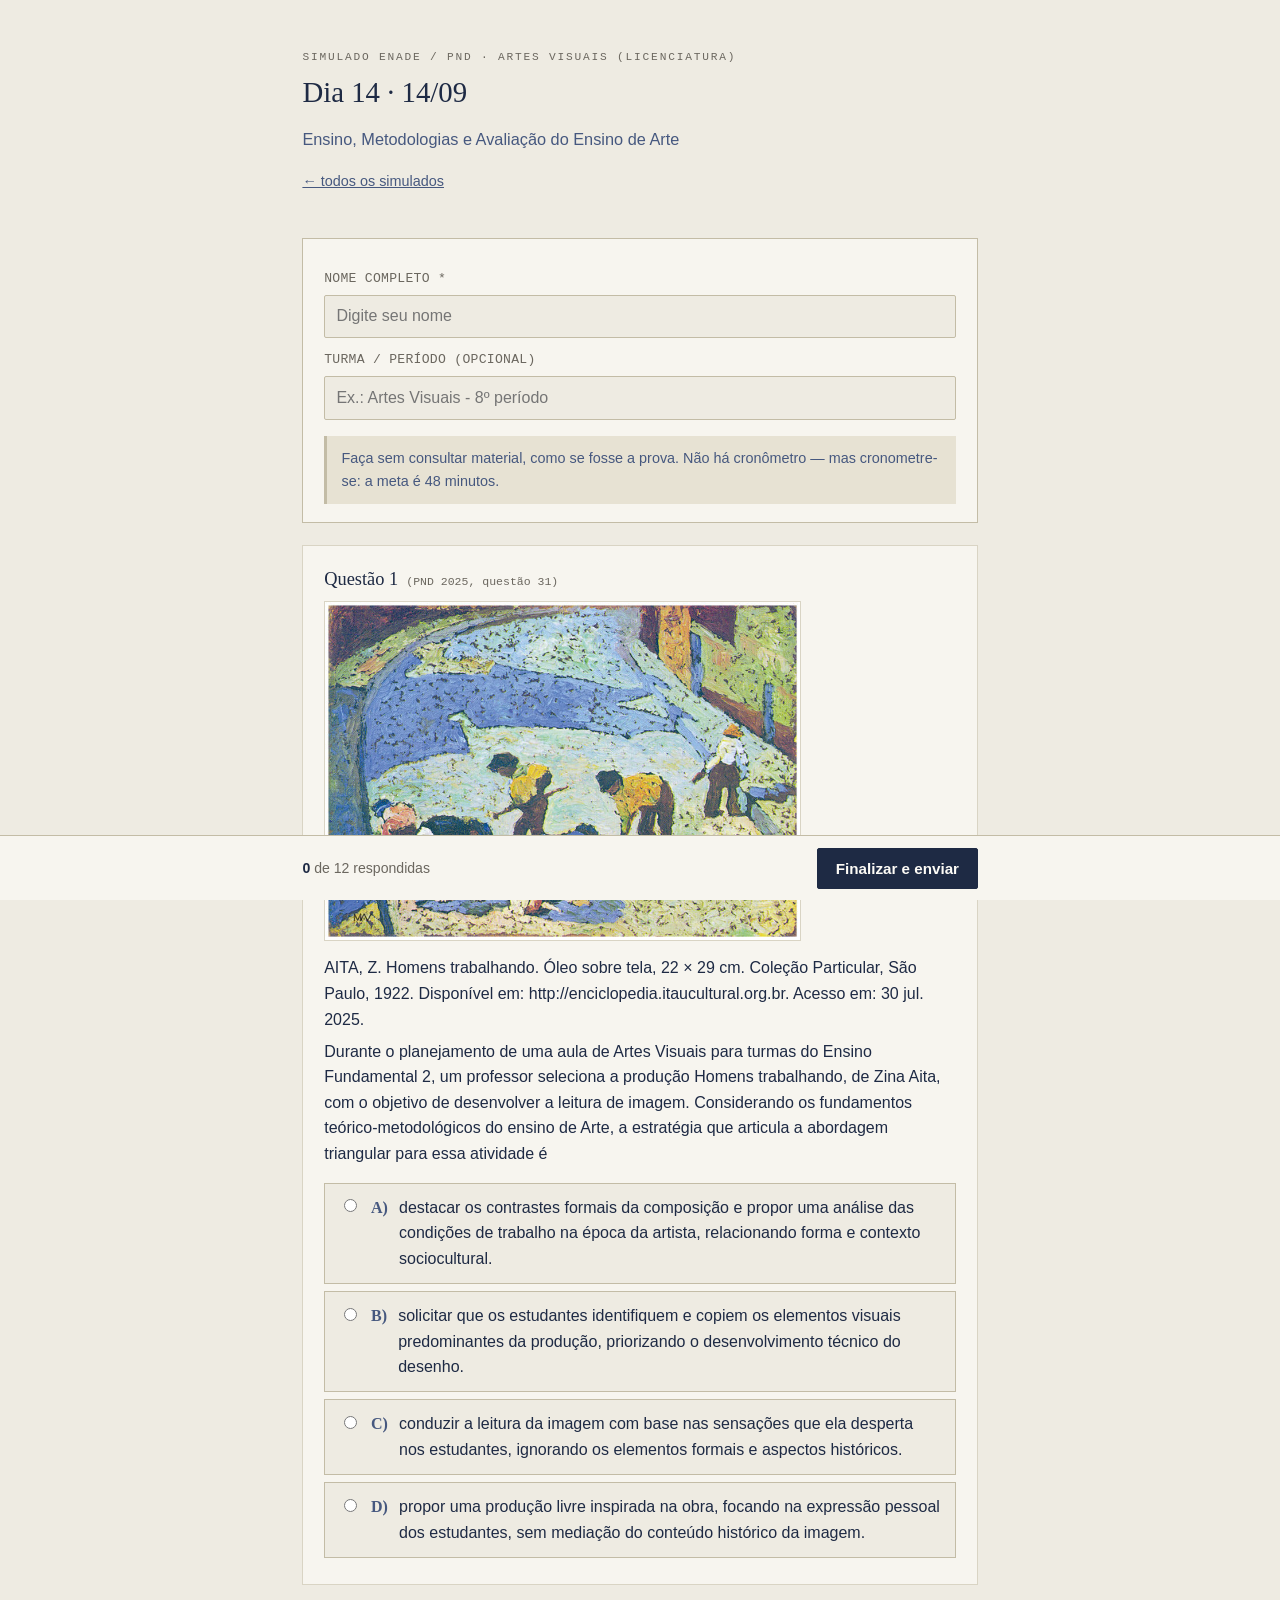
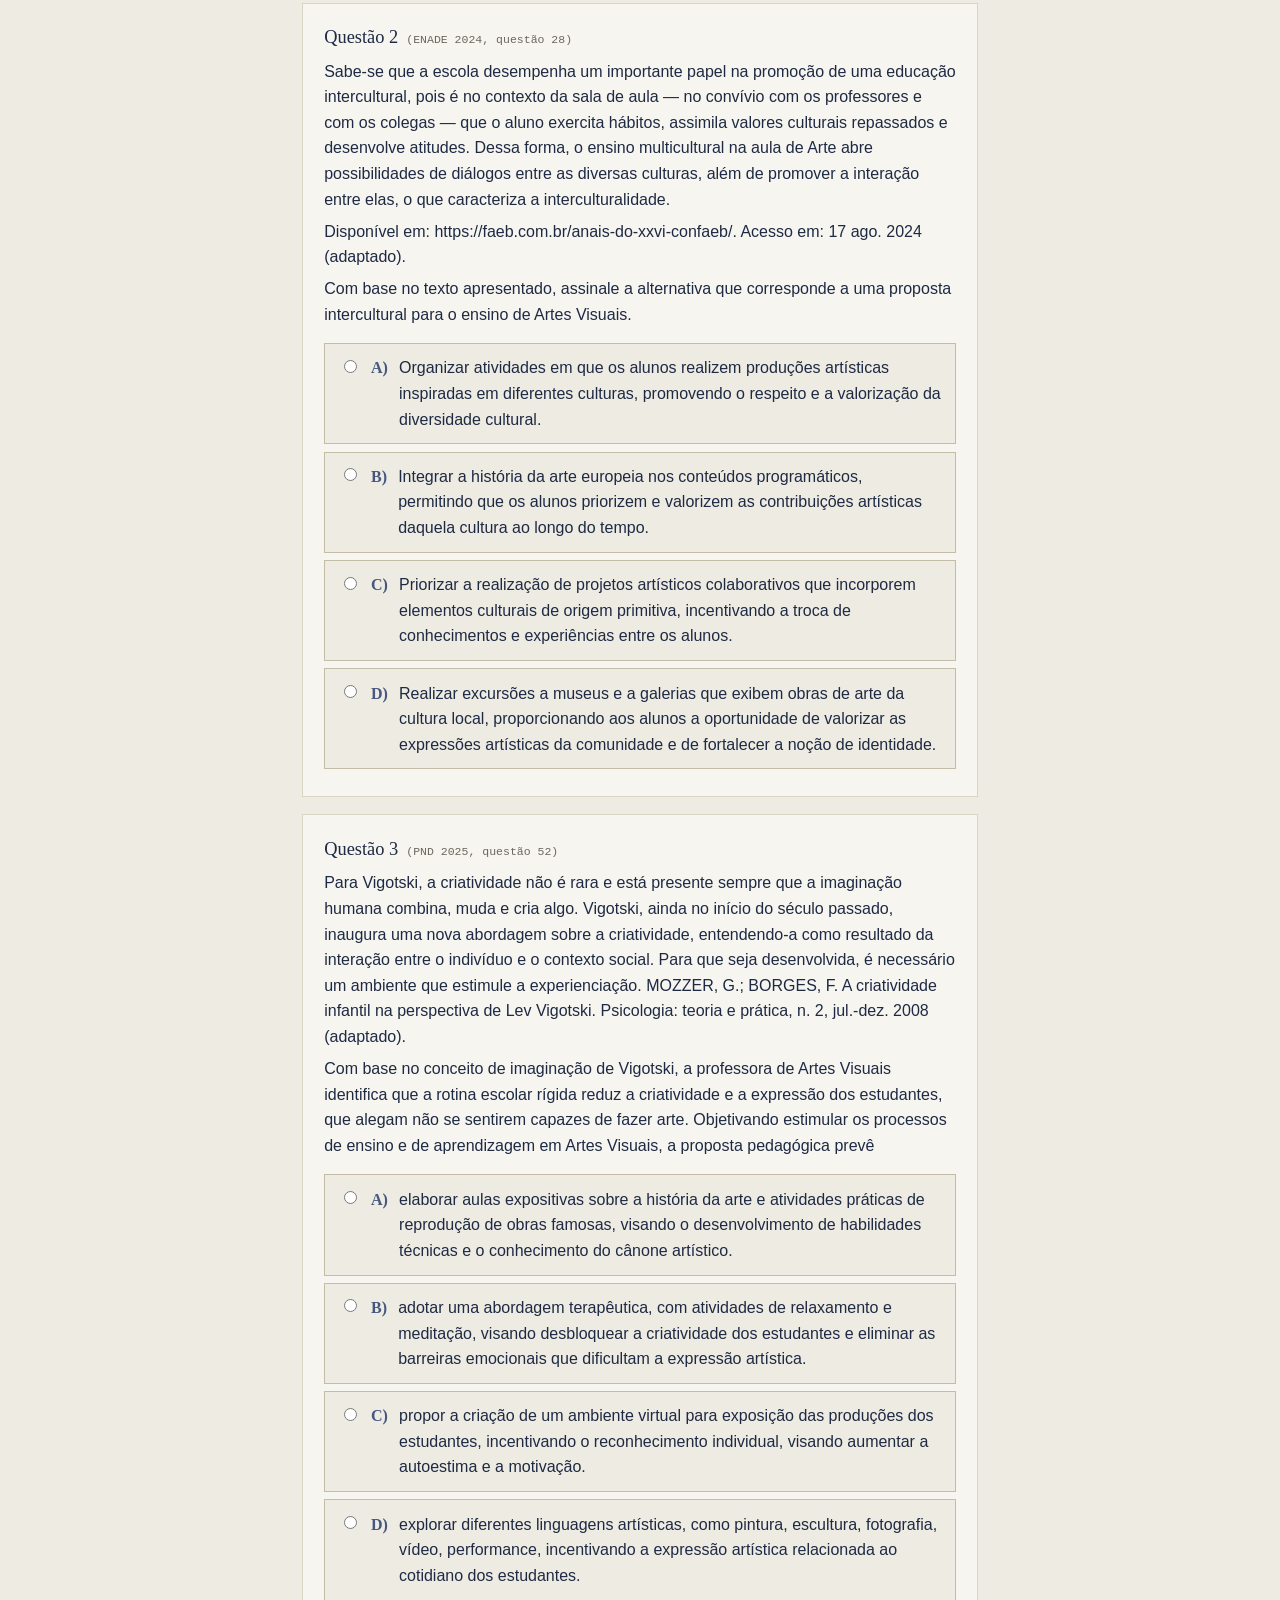
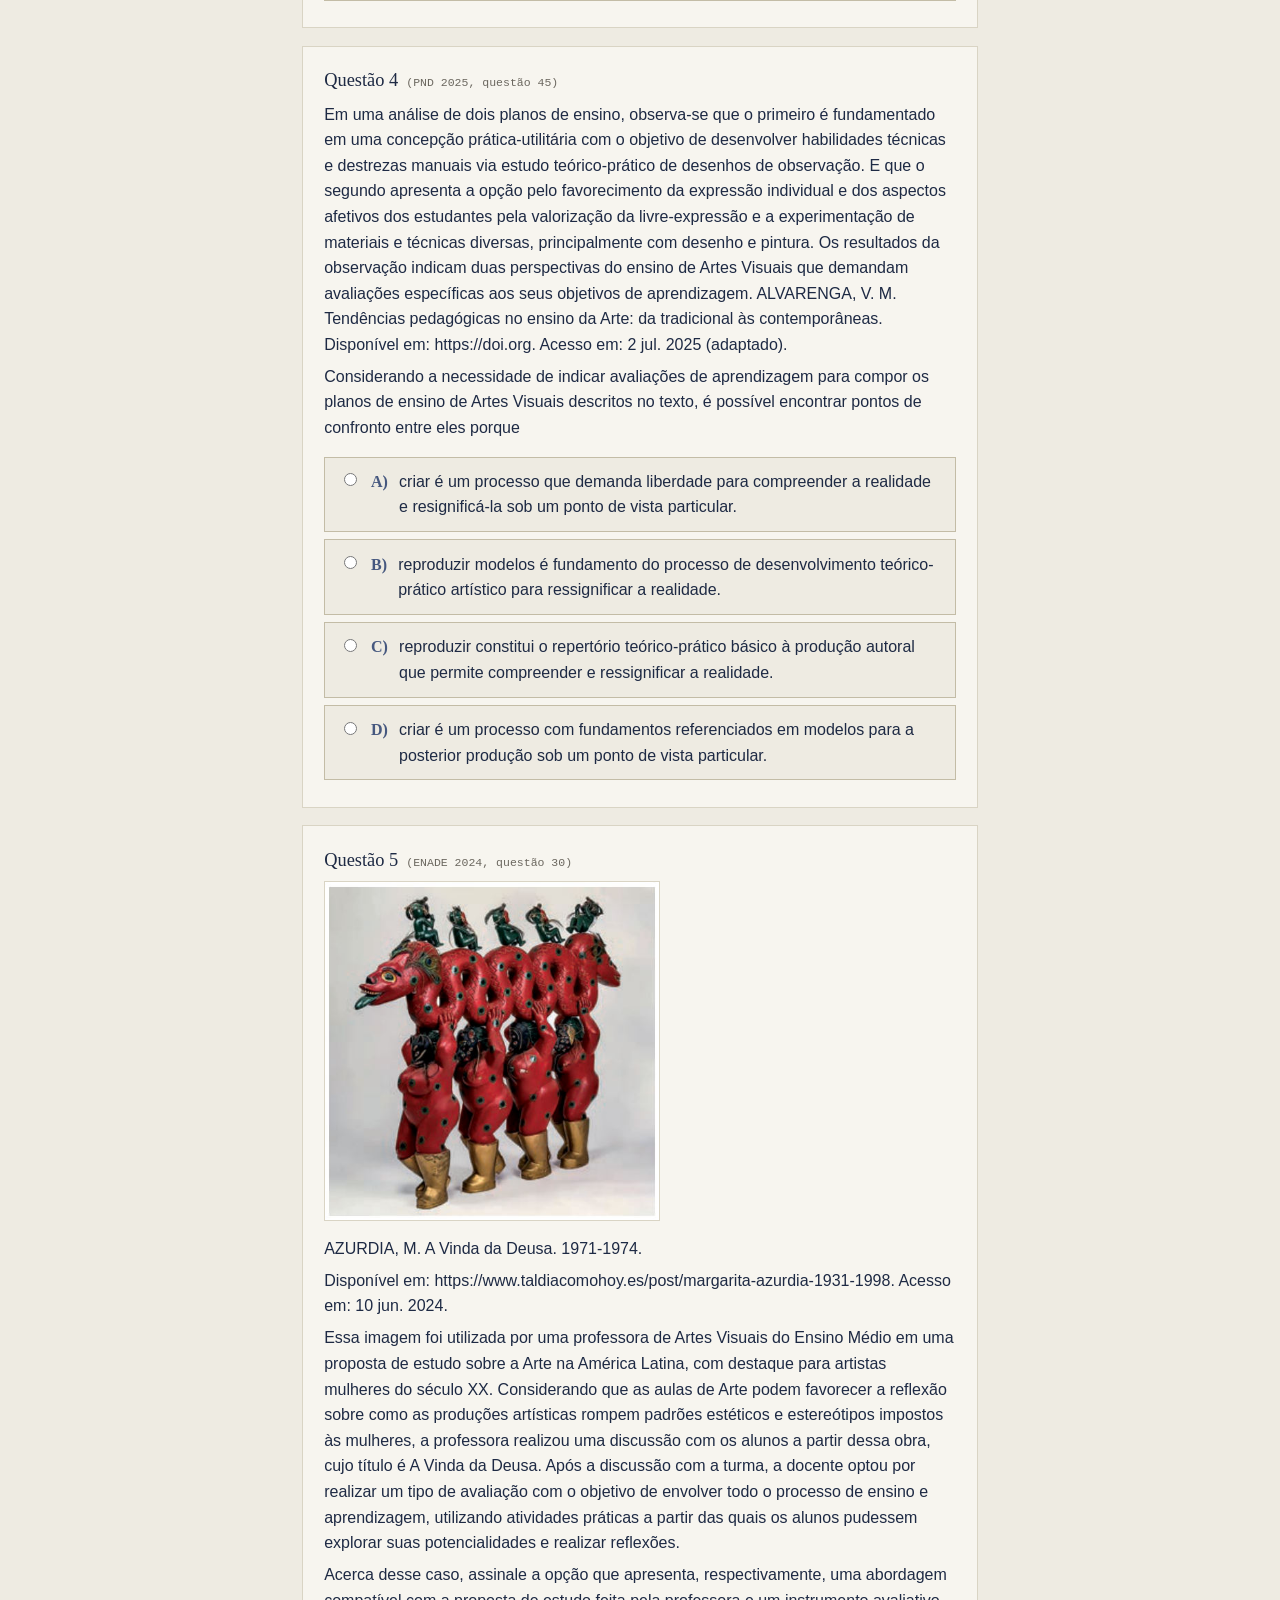
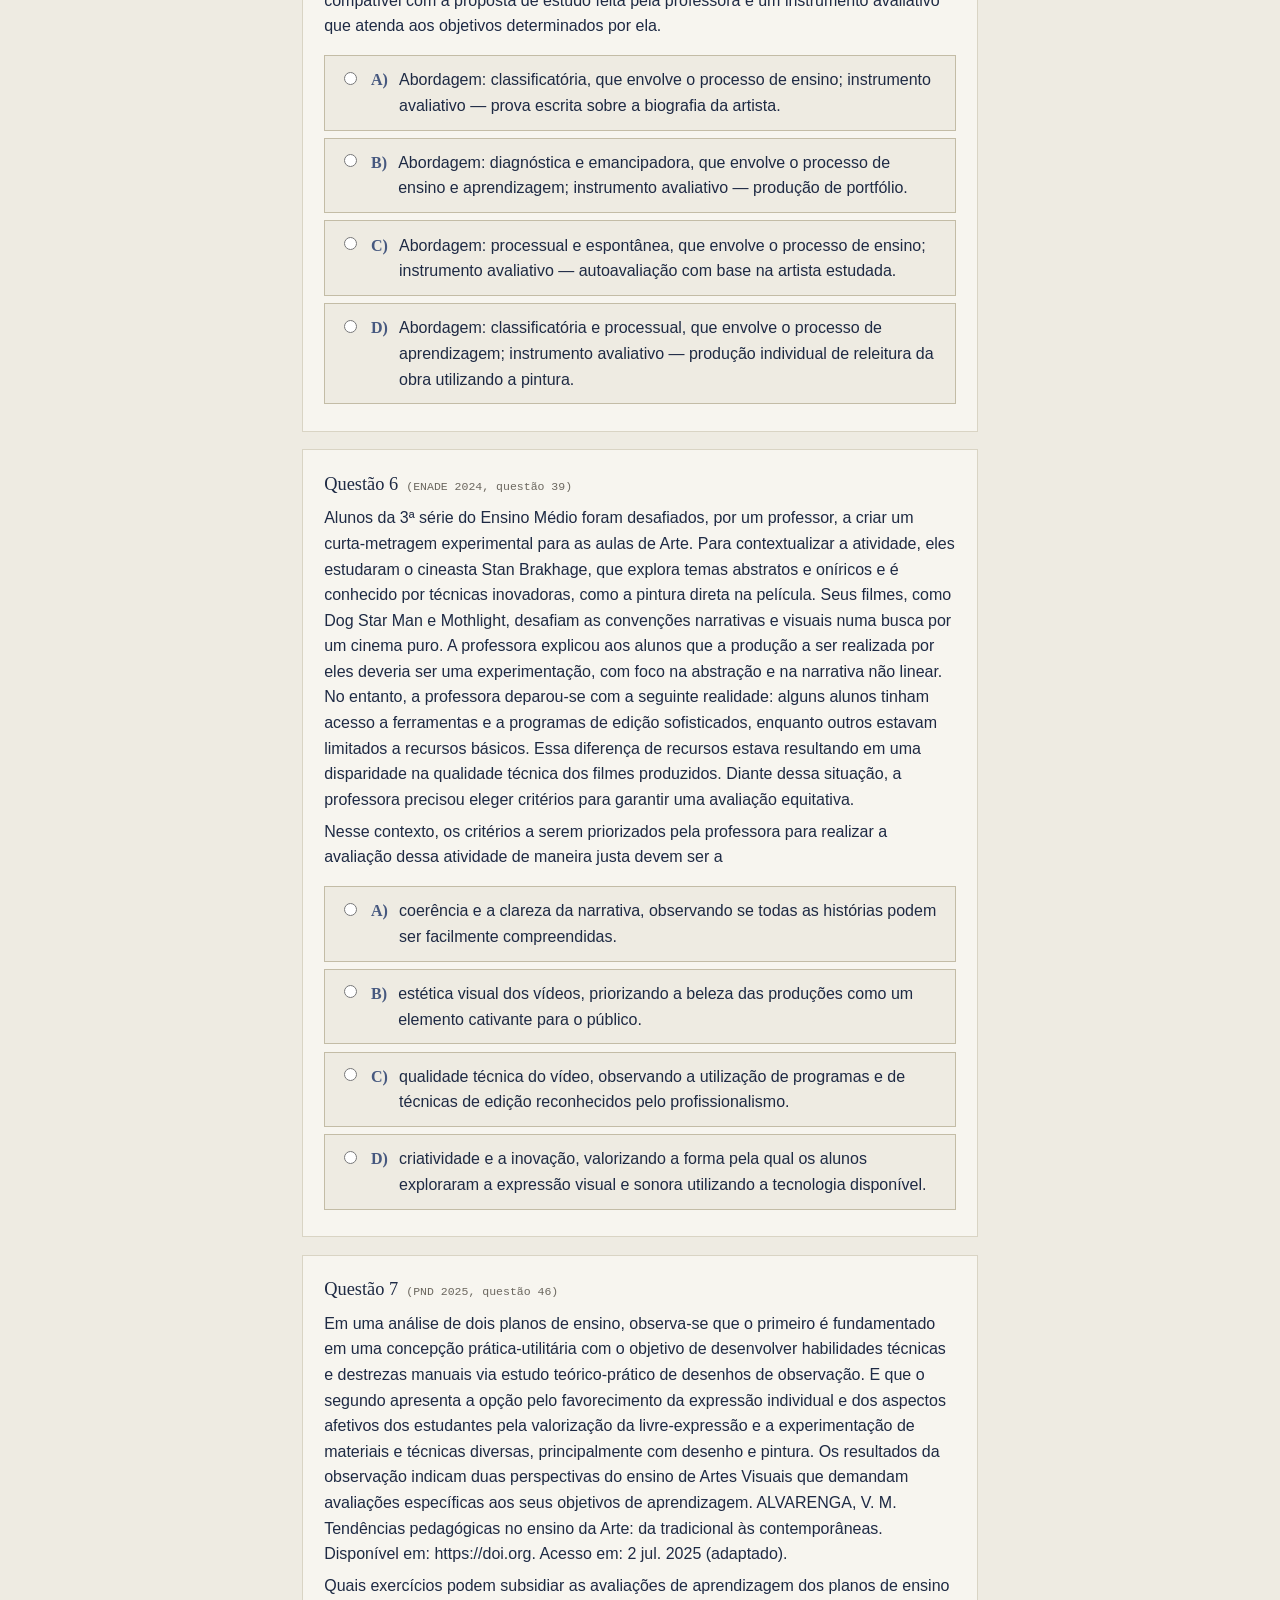
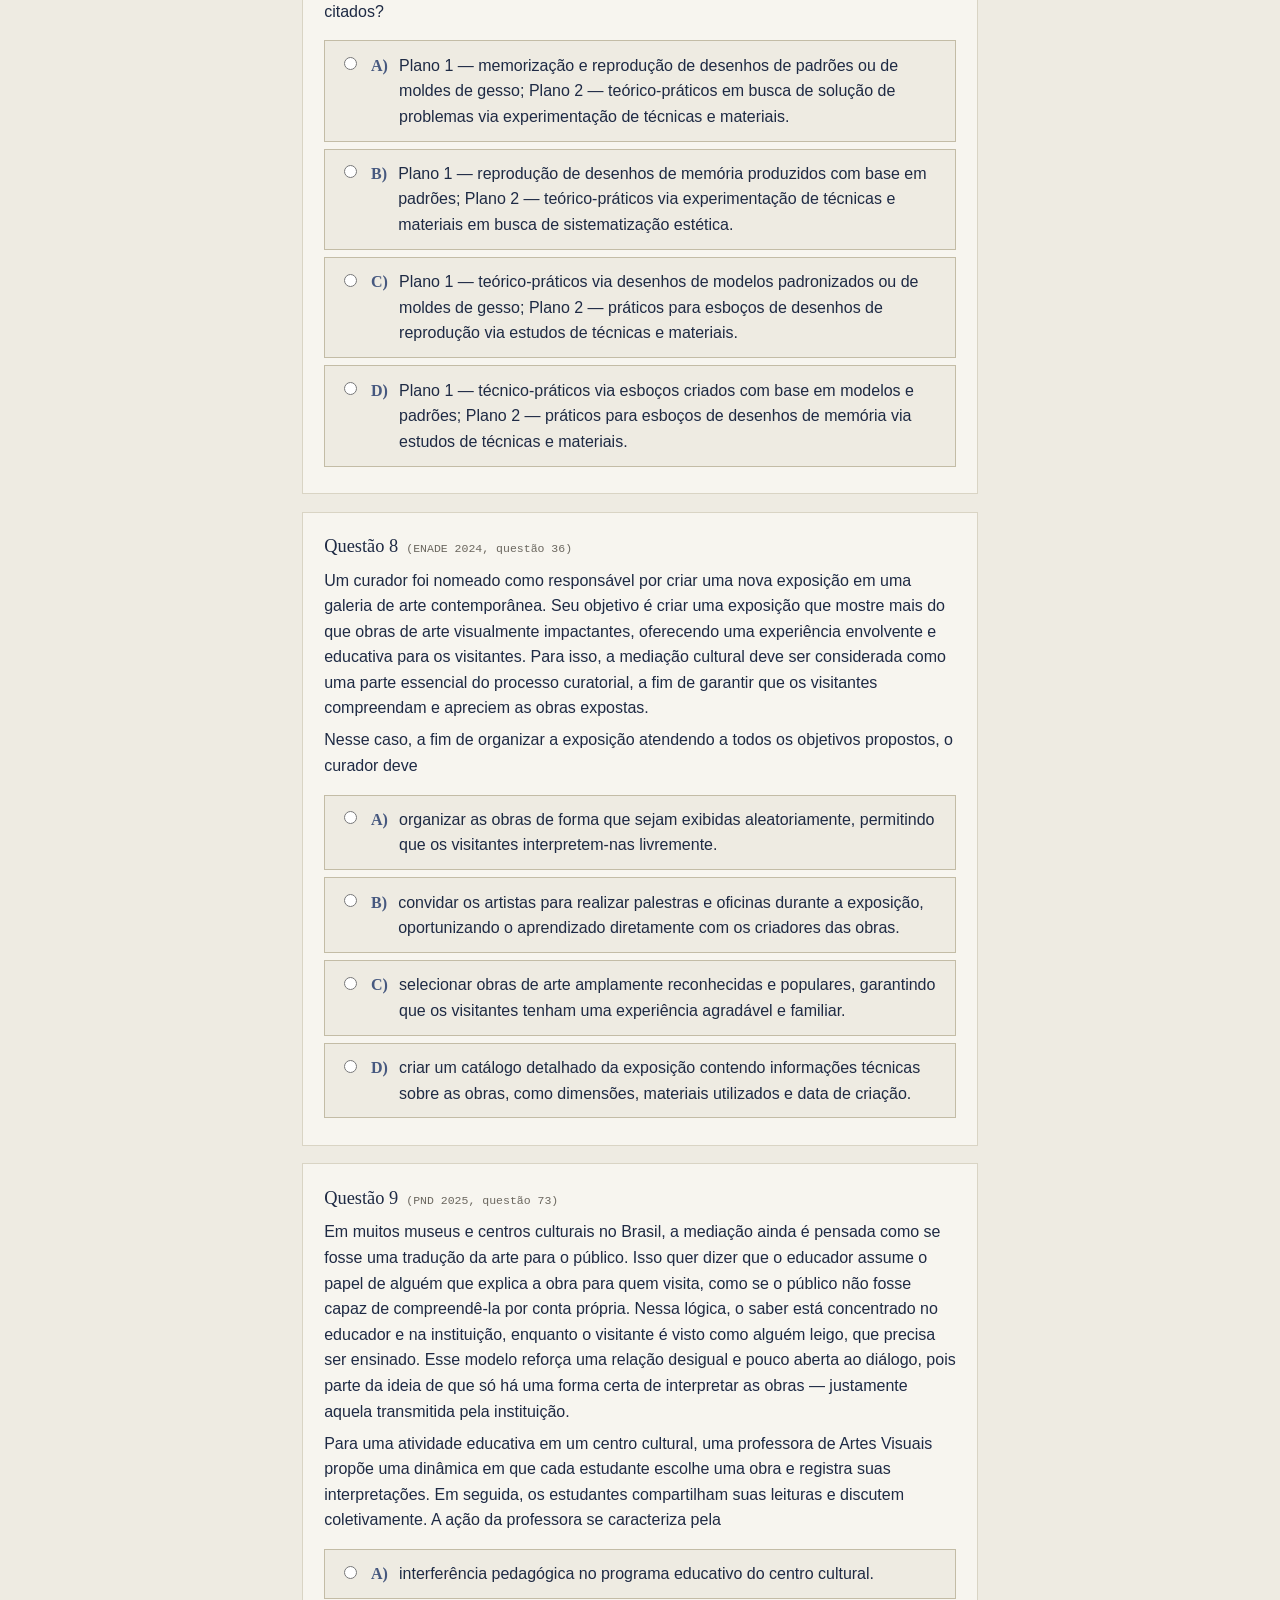
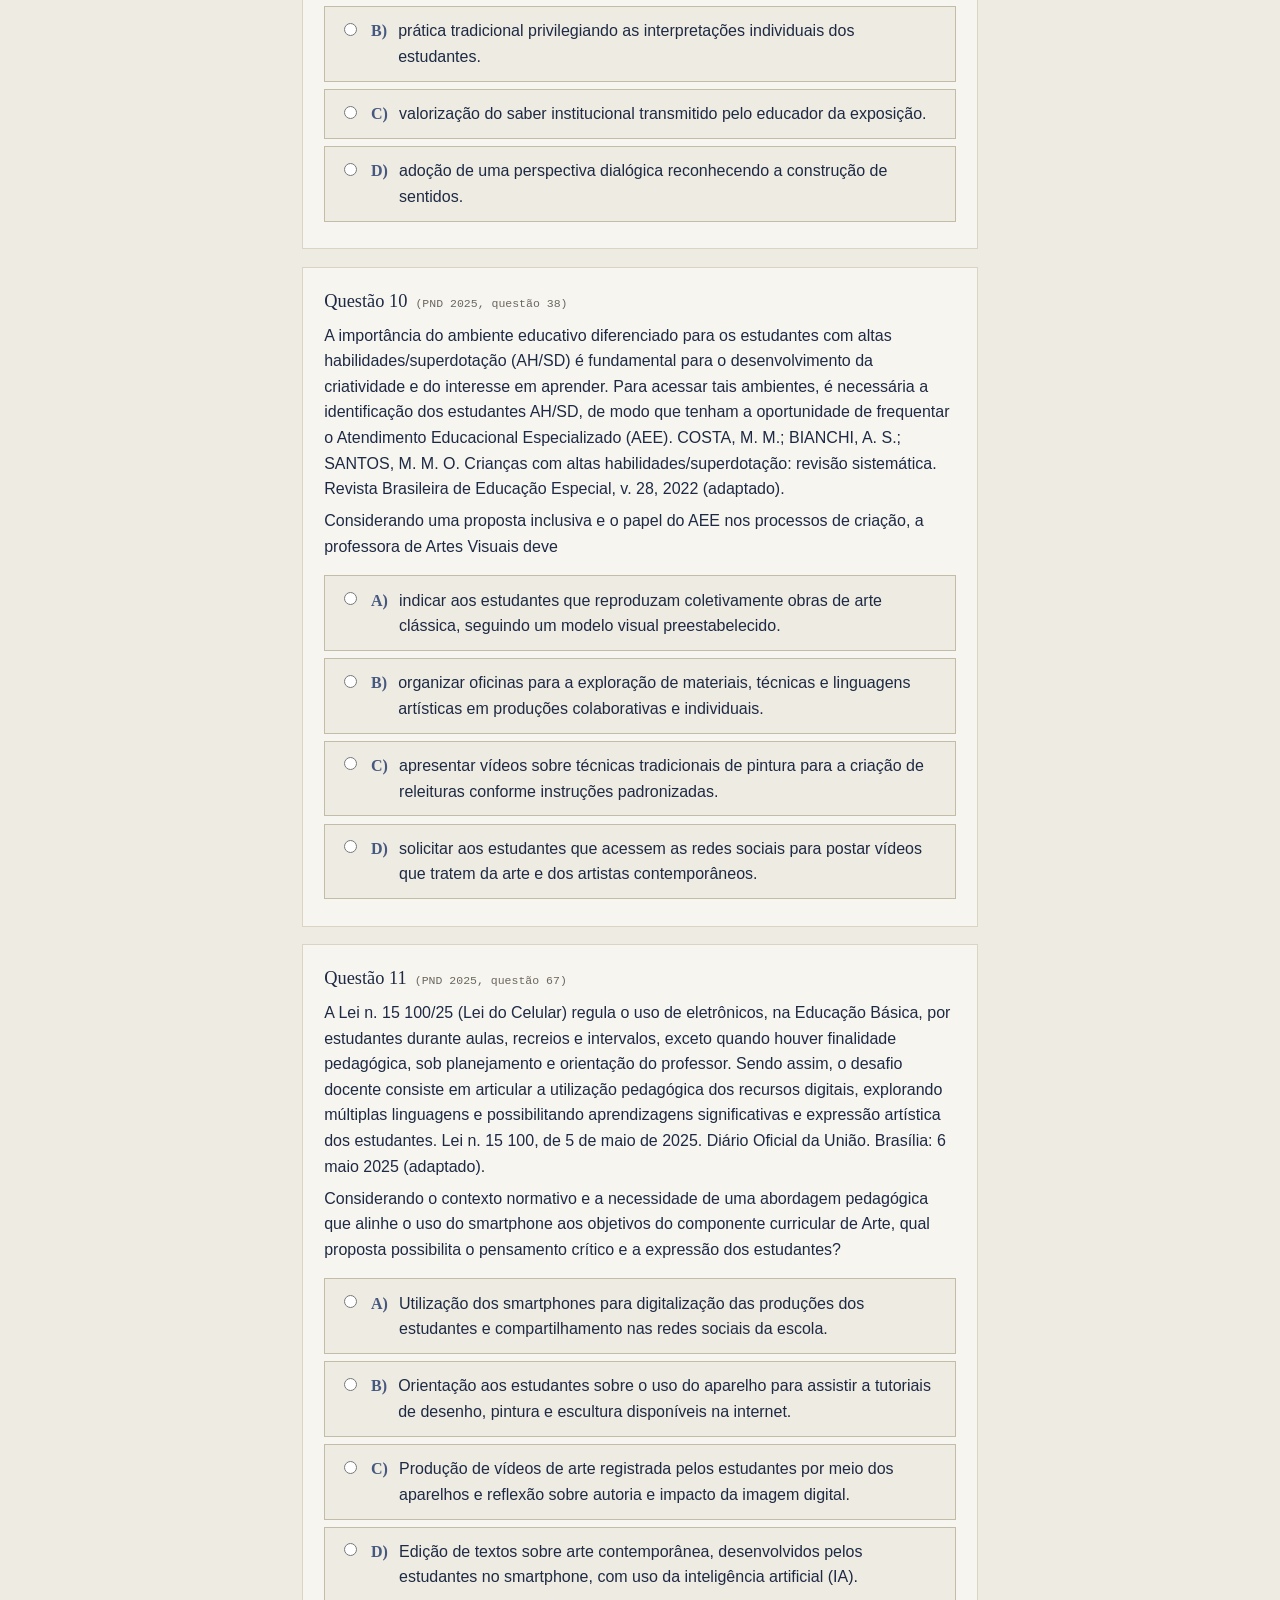
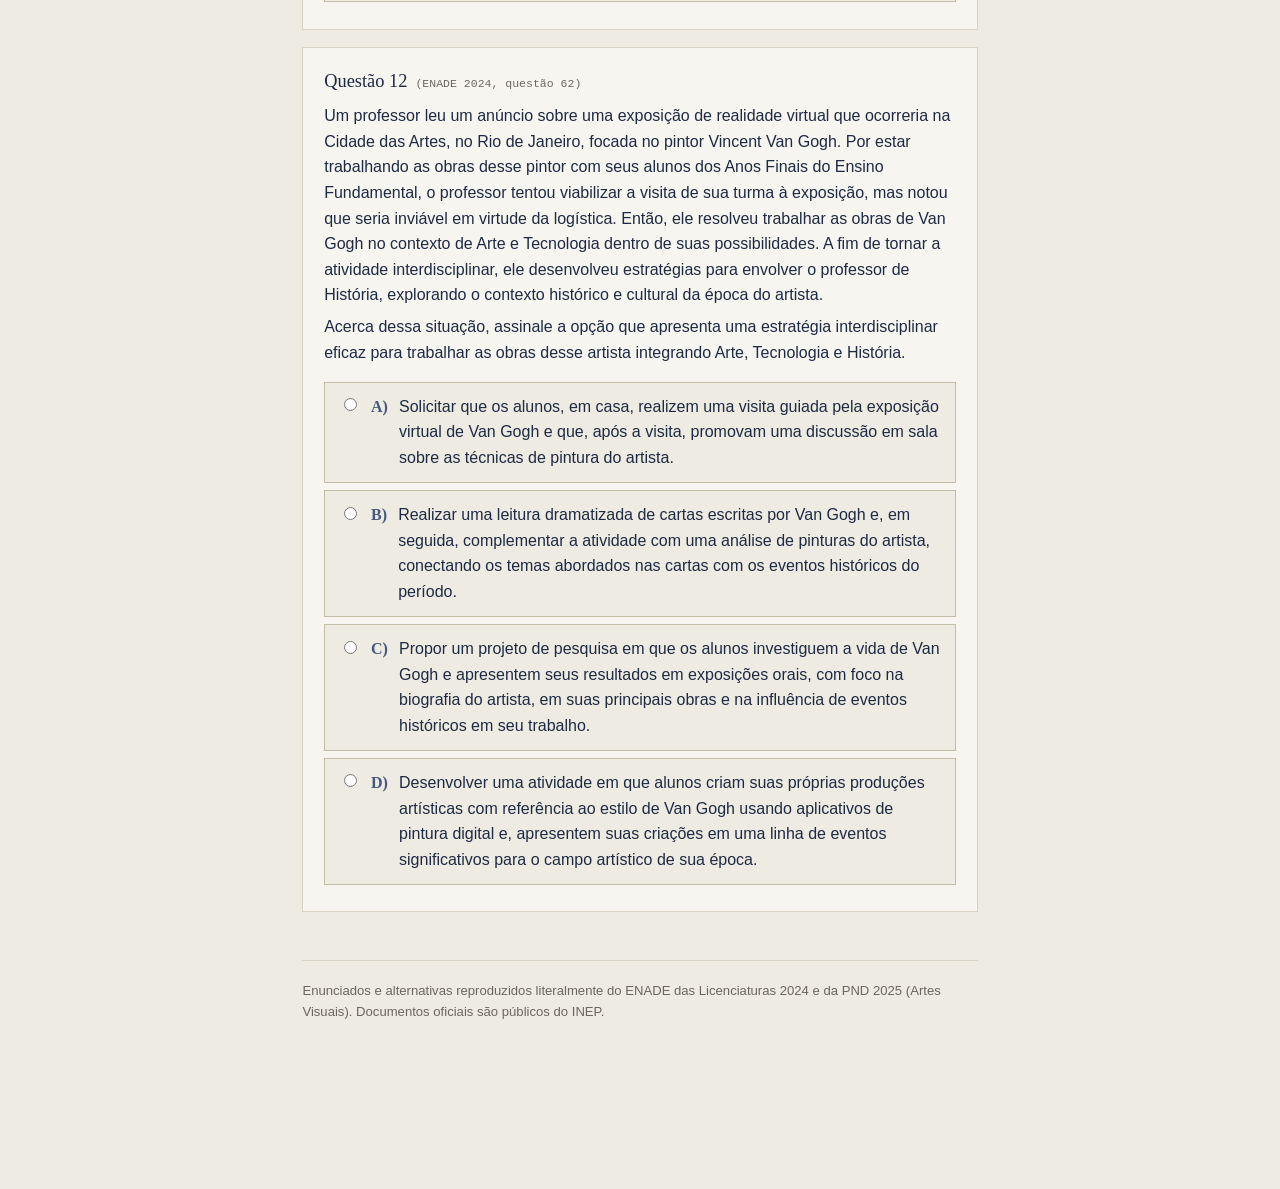
<file: simulados/dia14.html>
<!DOCTYPE html>
<html lang="pt-BR">
<head>
<meta charset="UTF-8">
<meta name="viewport" content="width=device-width, initial-scale=1">
<title>Dia 14 — Simulado ENADE/PND · Artes Visuais (Licenciatura)</title>
<link rel="stylesheet" href="assets/estilo.css">
</head>
<body>
<div class="wrap">
  <span class="eyebrow">Simulado ENADE / PND · Artes Visuais (Licenciatura)</span>
  <h1 id="titulo">Dia 14</h1>
  <p class="intro" id="tema">Ensino, Metodologias e Avaliação do Ensino de Arte</p>
  <a class="voltar" href="index.html">&larr; todos os simulados</a>
  <div id="app"></div>
  <footer class="pe">
    Enunciados e alternativas reproduzidos literalmente do ENADE das Licenciaturas 2024 e da PND 2025 (Artes Visuais).
    Documentos oficiais são públicos do INEP.
  </footer>
</div>
<script src="assets/config.js"></script>
<script src="assets/dados.js"></script>
<script src="assets/simulado.js"></script>
<script>initSimulado("dia14");</script>
</body>
</html>
</file>
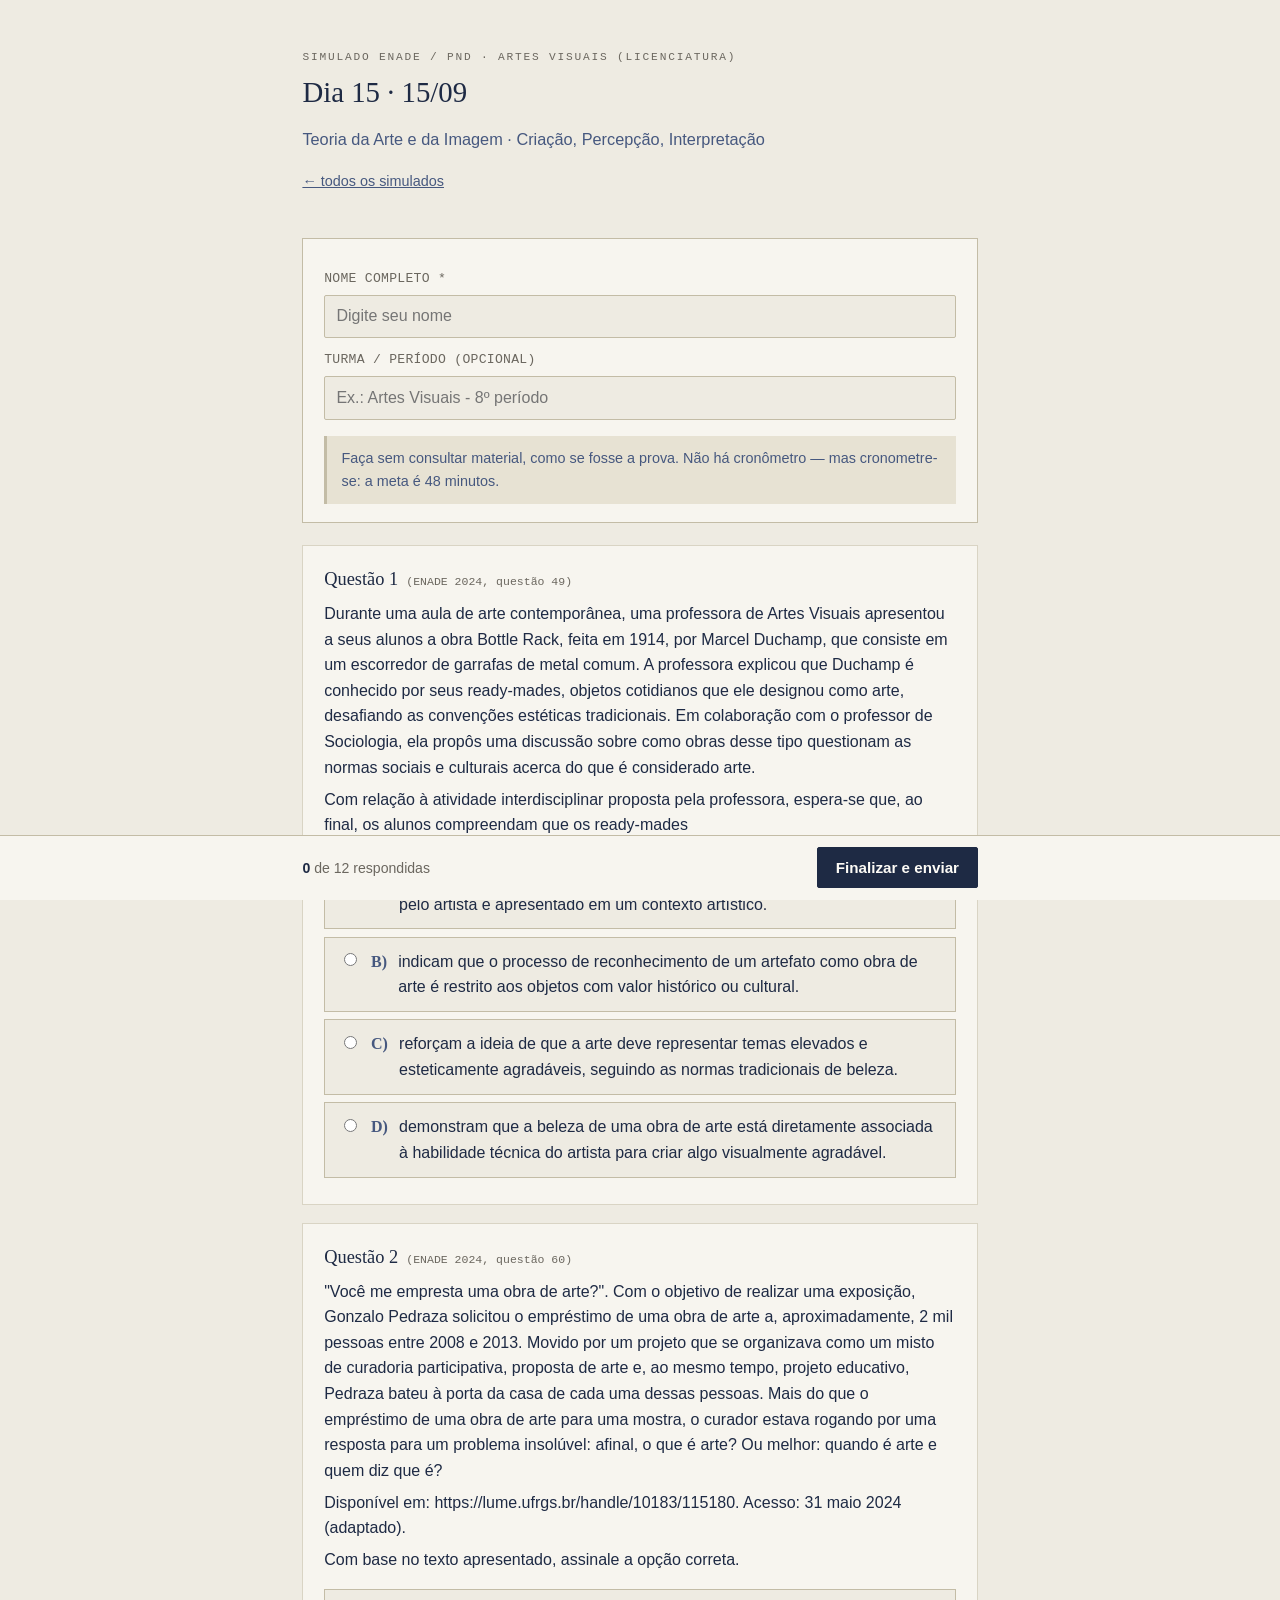
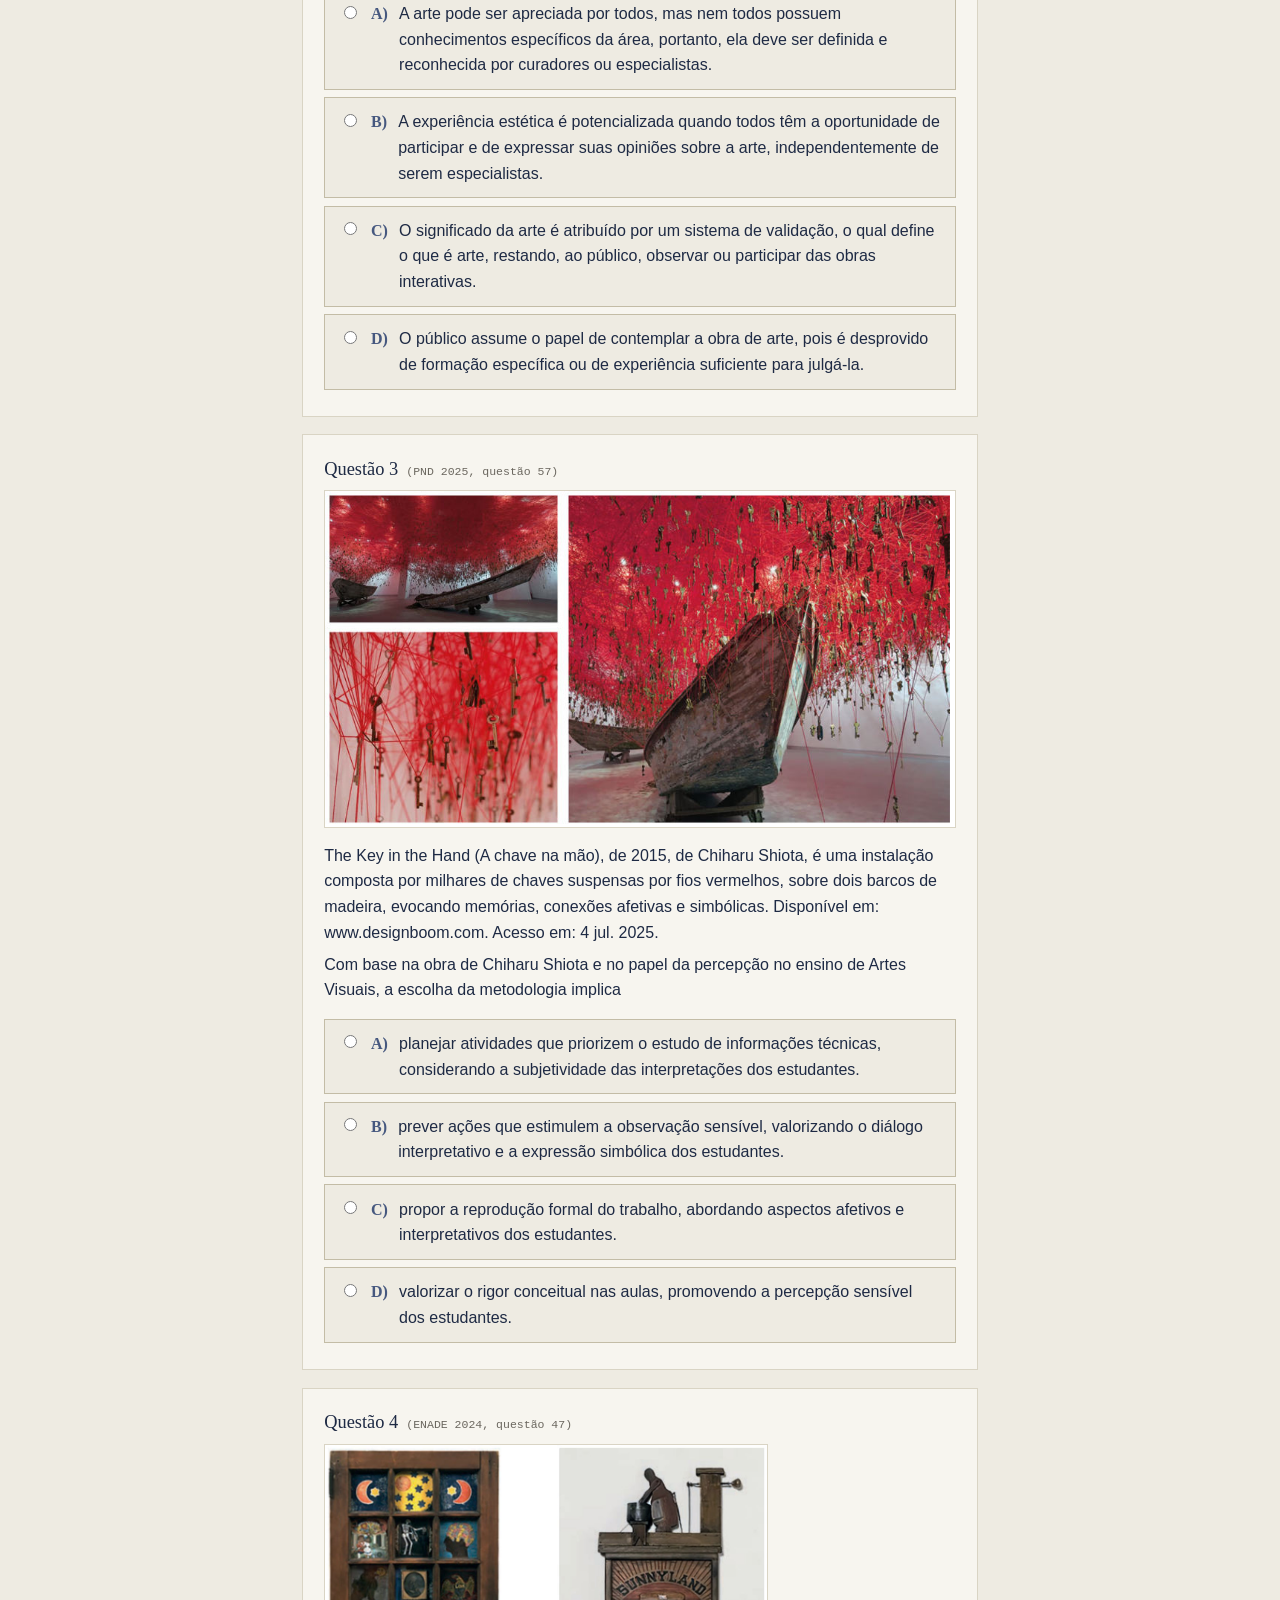
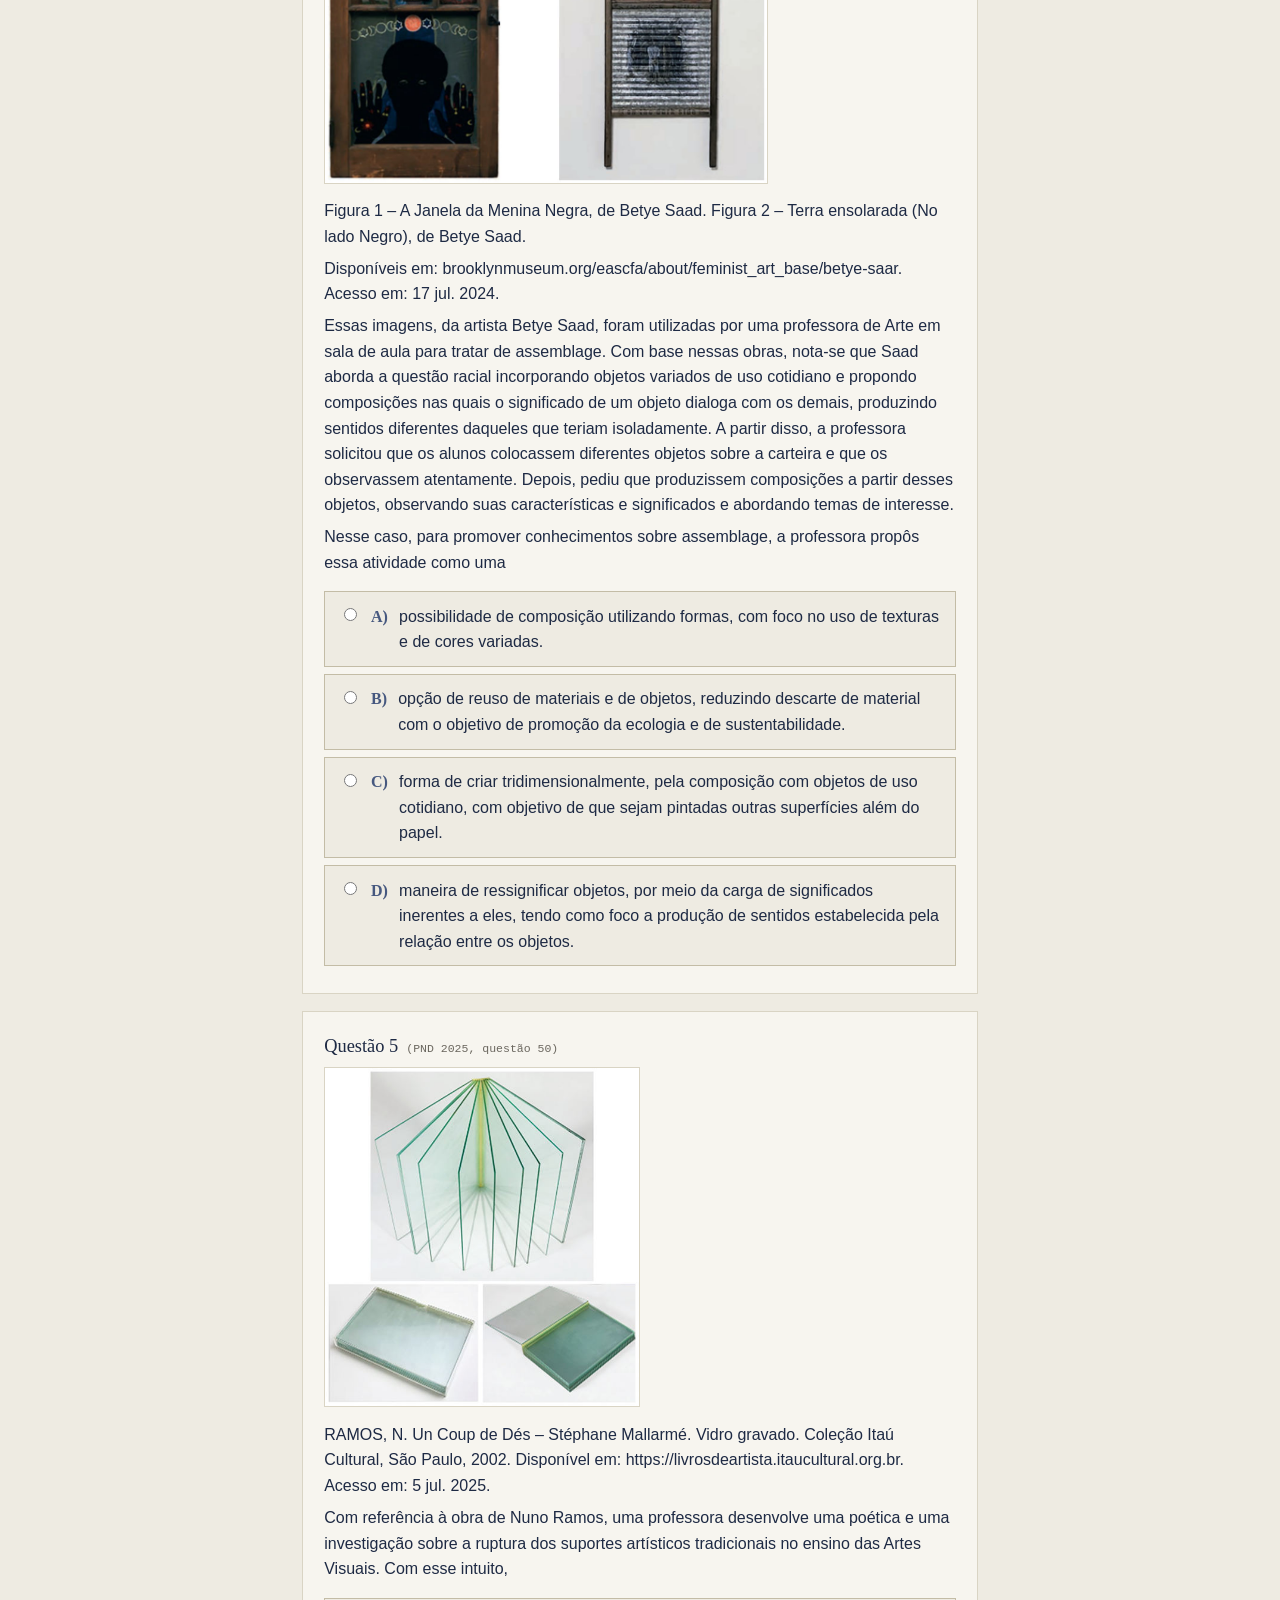
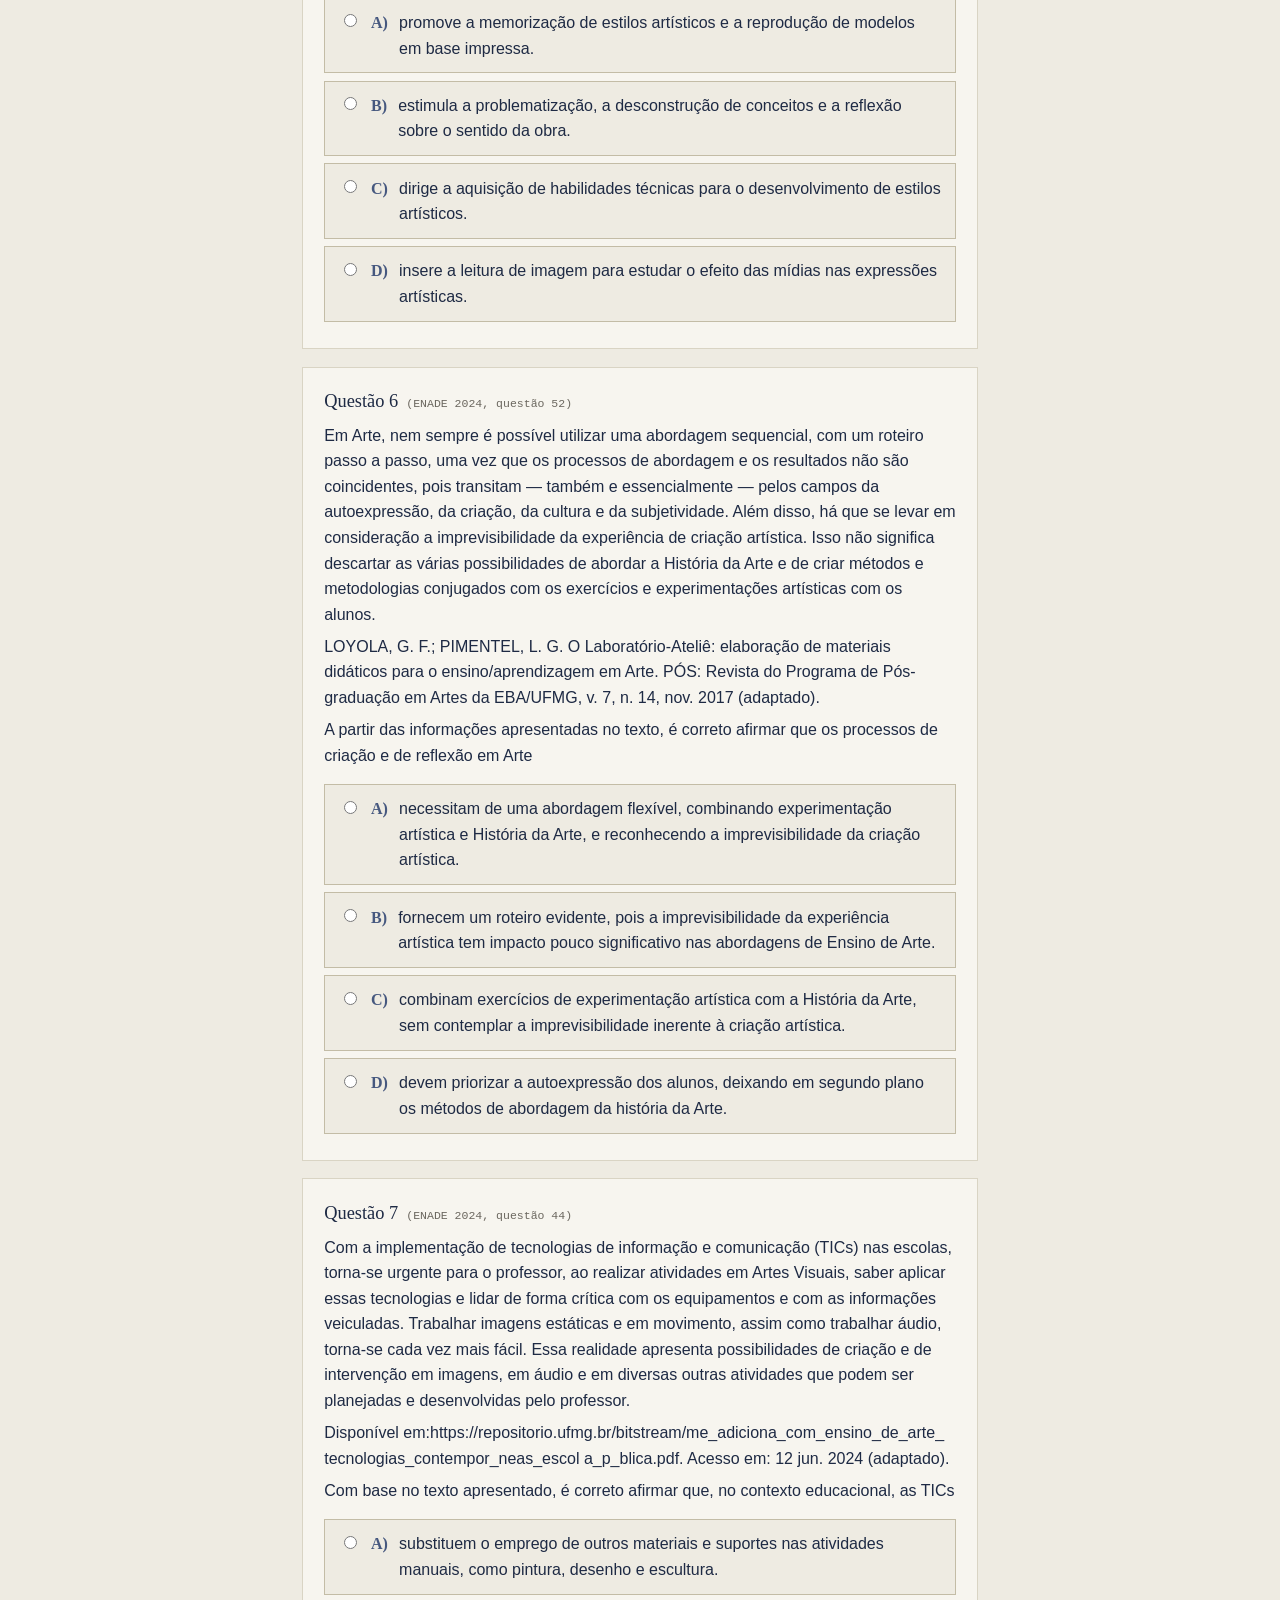
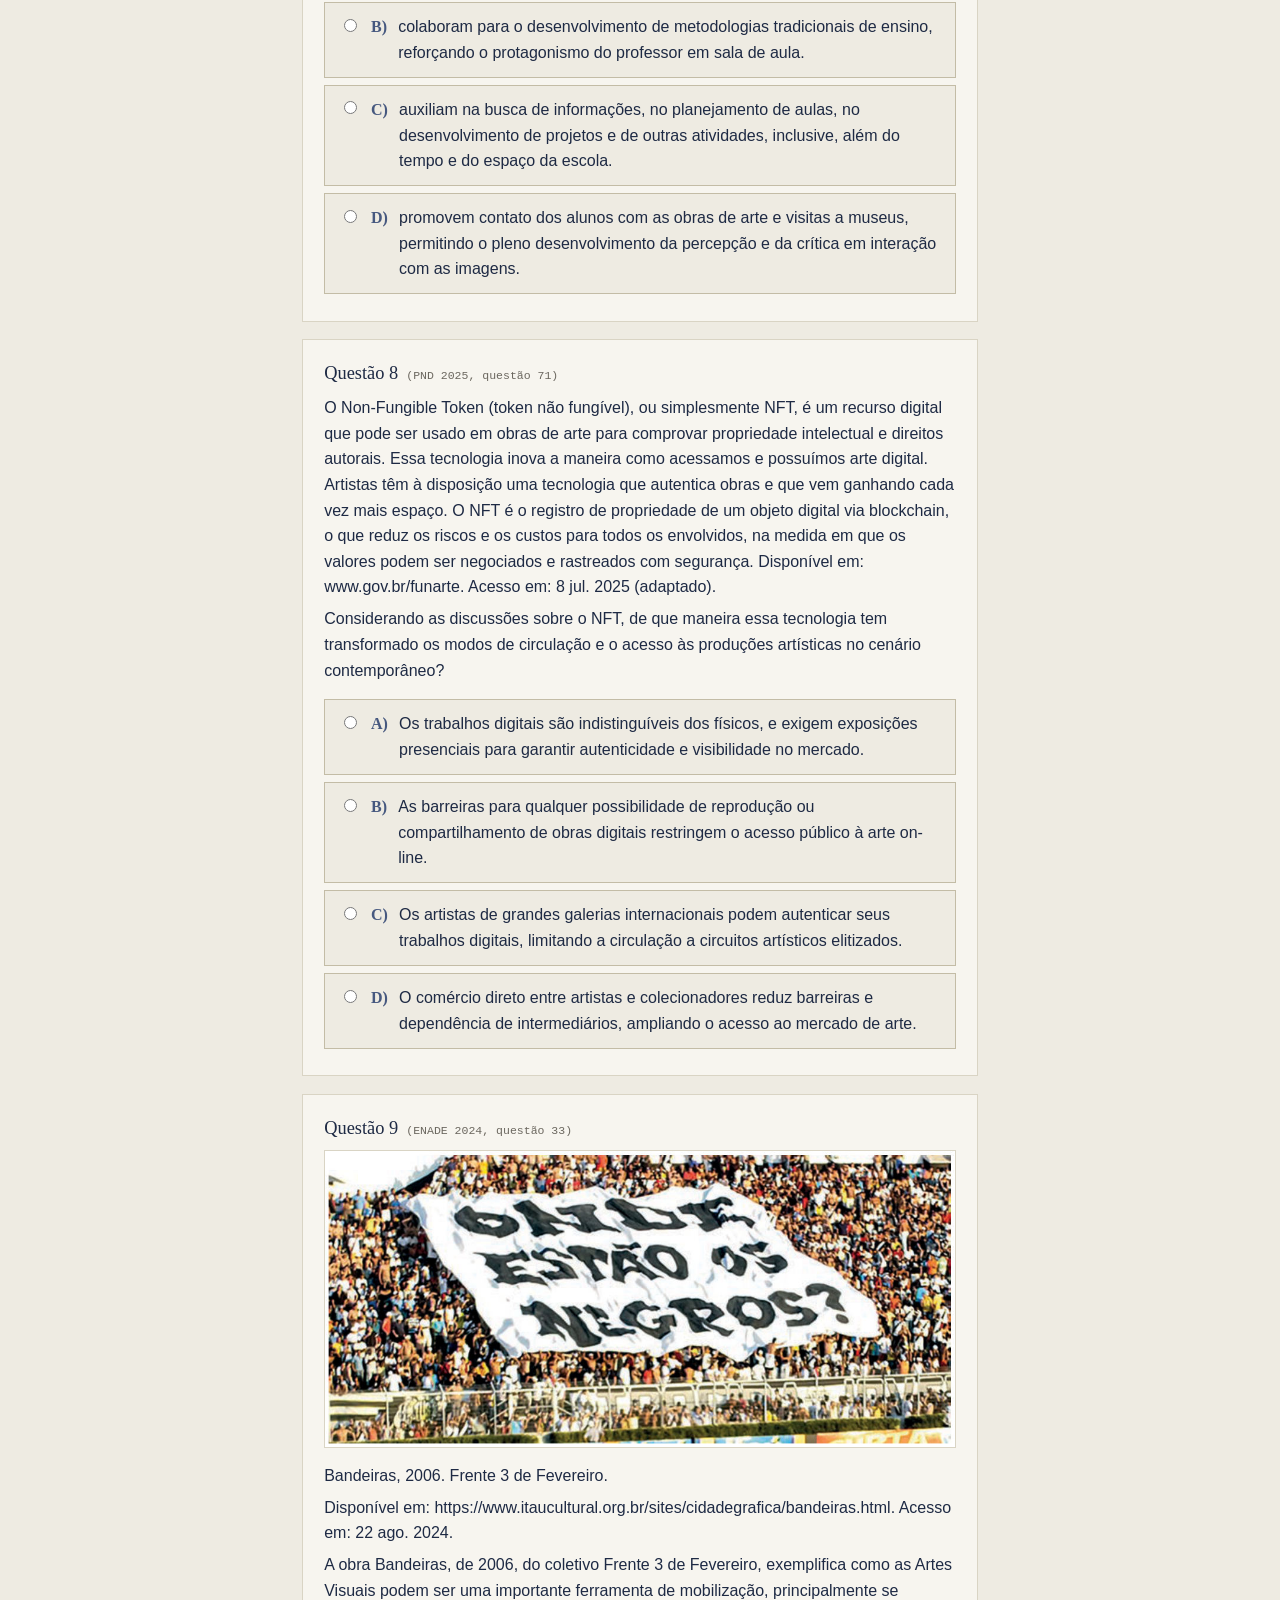
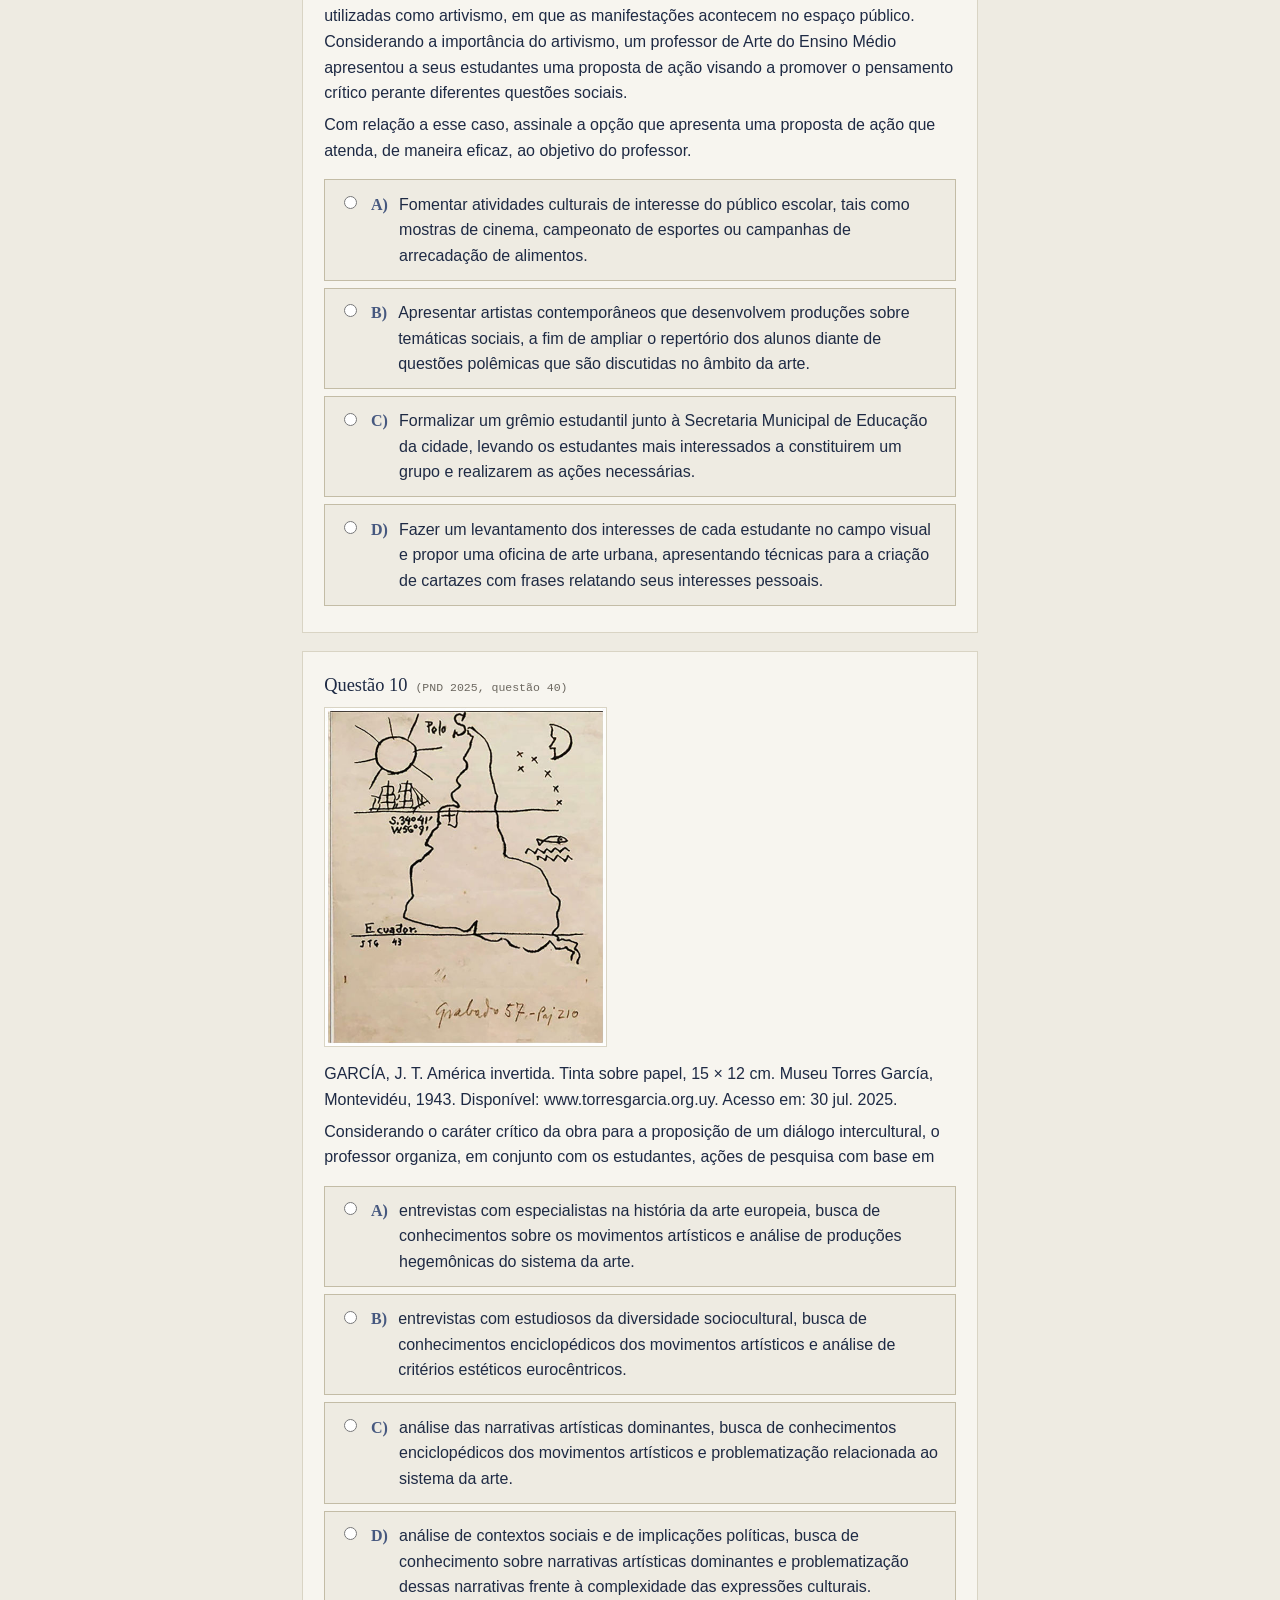
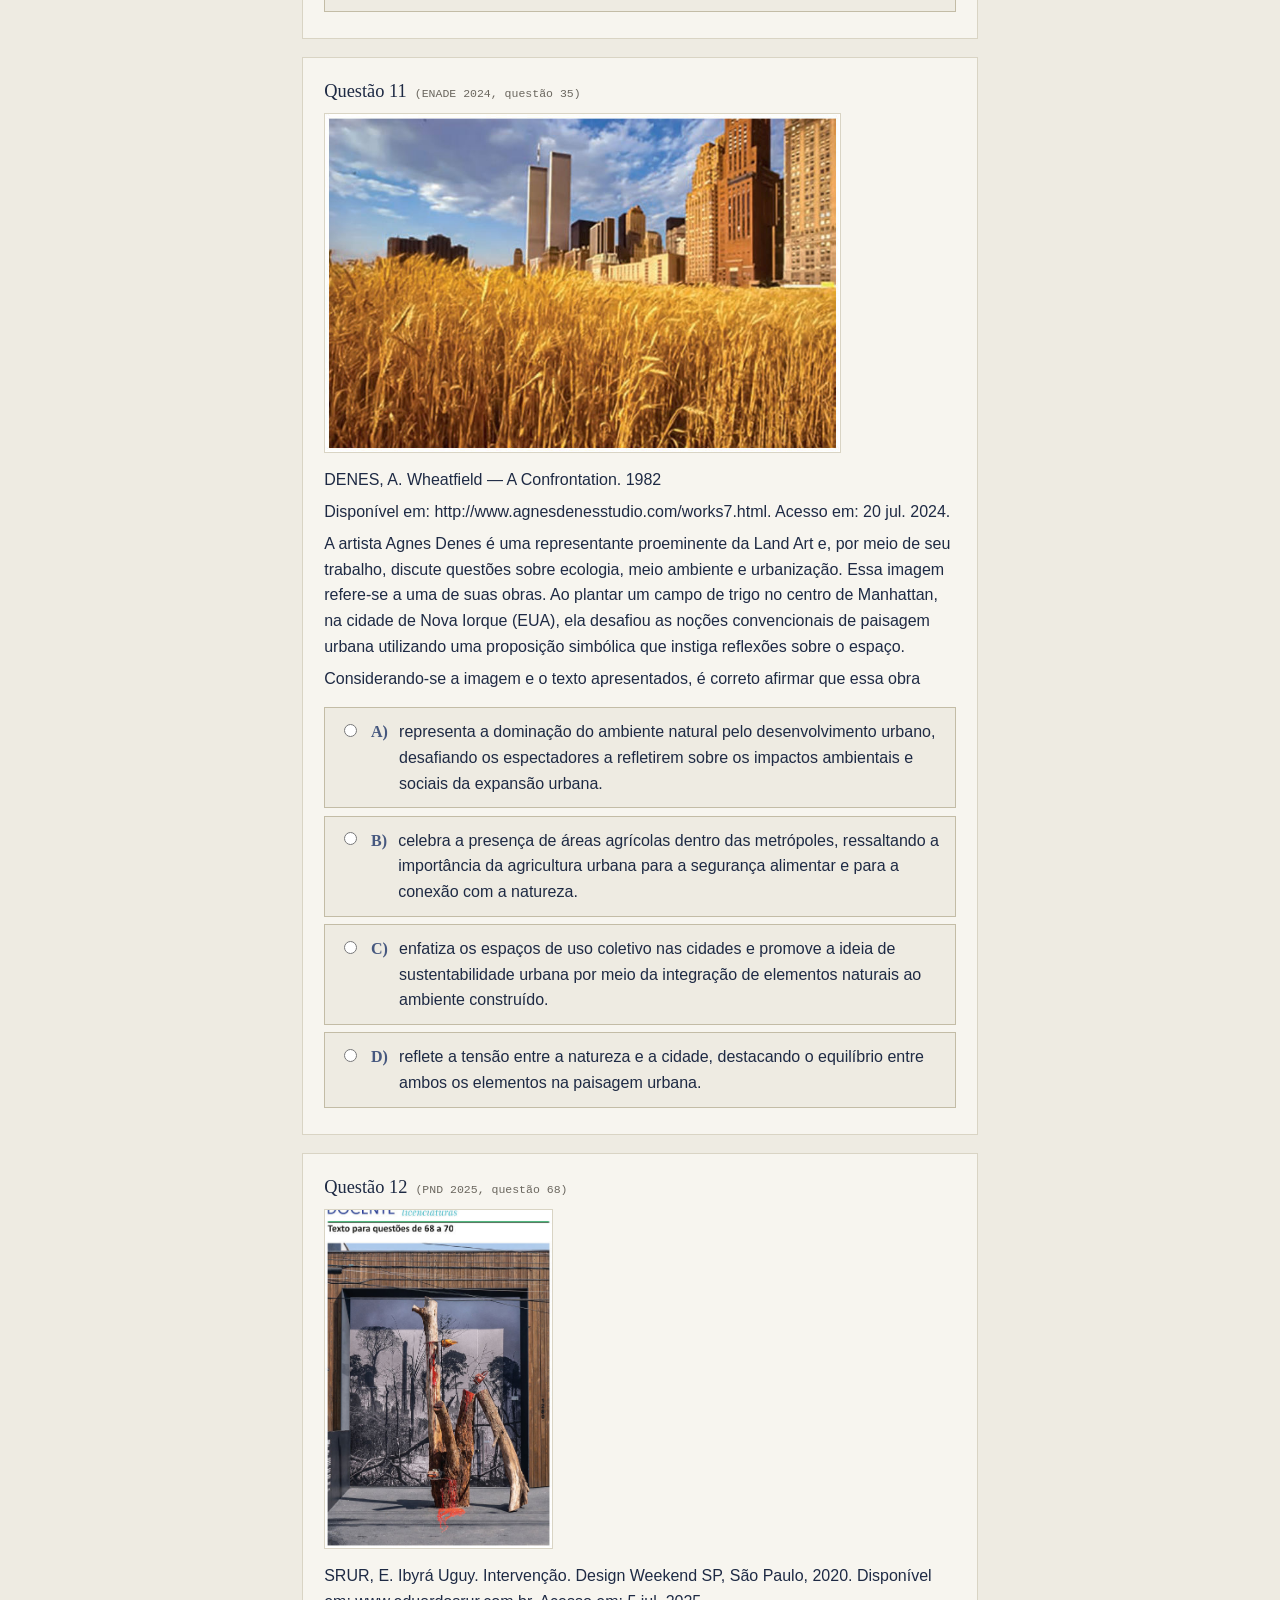
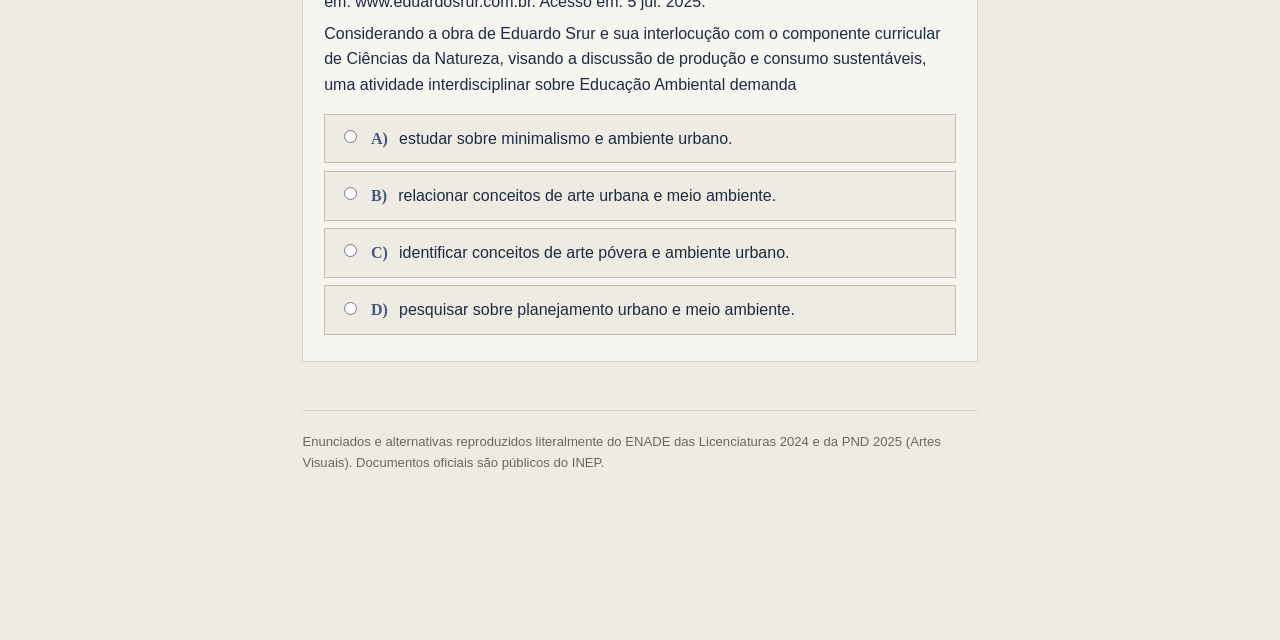
<file: simulados/dia15.html>
<!DOCTYPE html>
<html lang="pt-BR">
<head>
<meta charset="UTF-8">
<meta name="viewport" content="width=device-width, initial-scale=1">
<title>Dia 15 — Simulado ENADE/PND · Artes Visuais (Licenciatura)</title>
<link rel="stylesheet" href="assets/estilo.css">
</head>
<body>
<div class="wrap">
  <span class="eyebrow">Simulado ENADE / PND · Artes Visuais (Licenciatura)</span>
  <h1 id="titulo">Dia 15</h1>
  <p class="intro" id="tema">Teoria da Arte e da Imagem · Criação, Percepção, Interpretação</p>
  <a class="voltar" href="index.html">&larr; todos os simulados</a>
  <div id="app"></div>
  <footer class="pe">
    Enunciados e alternativas reproduzidos literalmente do ENADE das Licenciaturas 2024 e da PND 2025 (Artes Visuais).
    Documentos oficiais são públicos do INEP.
  </footer>
</div>
<script src="assets/config.js"></script>
<script src="assets/dados.js"></script>
<script src="assets/simulado.js"></script>
<script>initSimulado("dia15");</script>
</body>
</html>
</file>
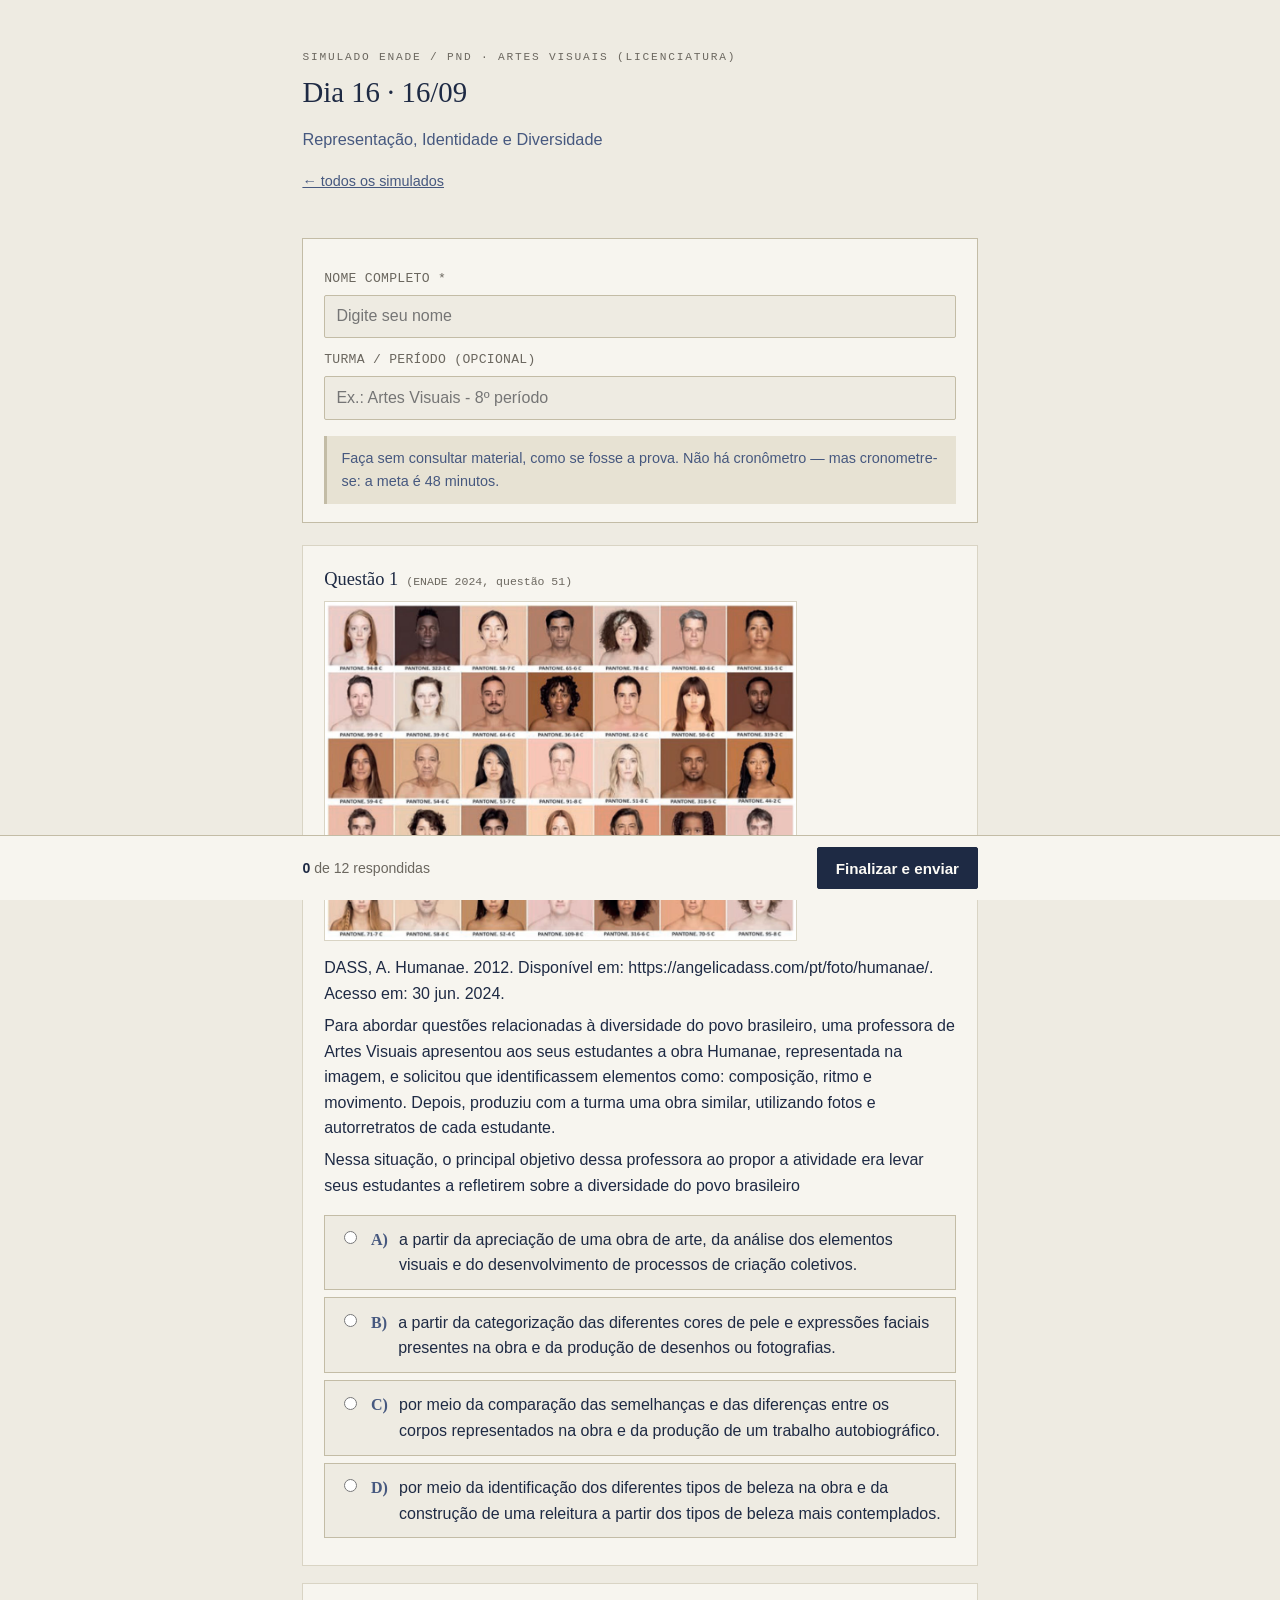
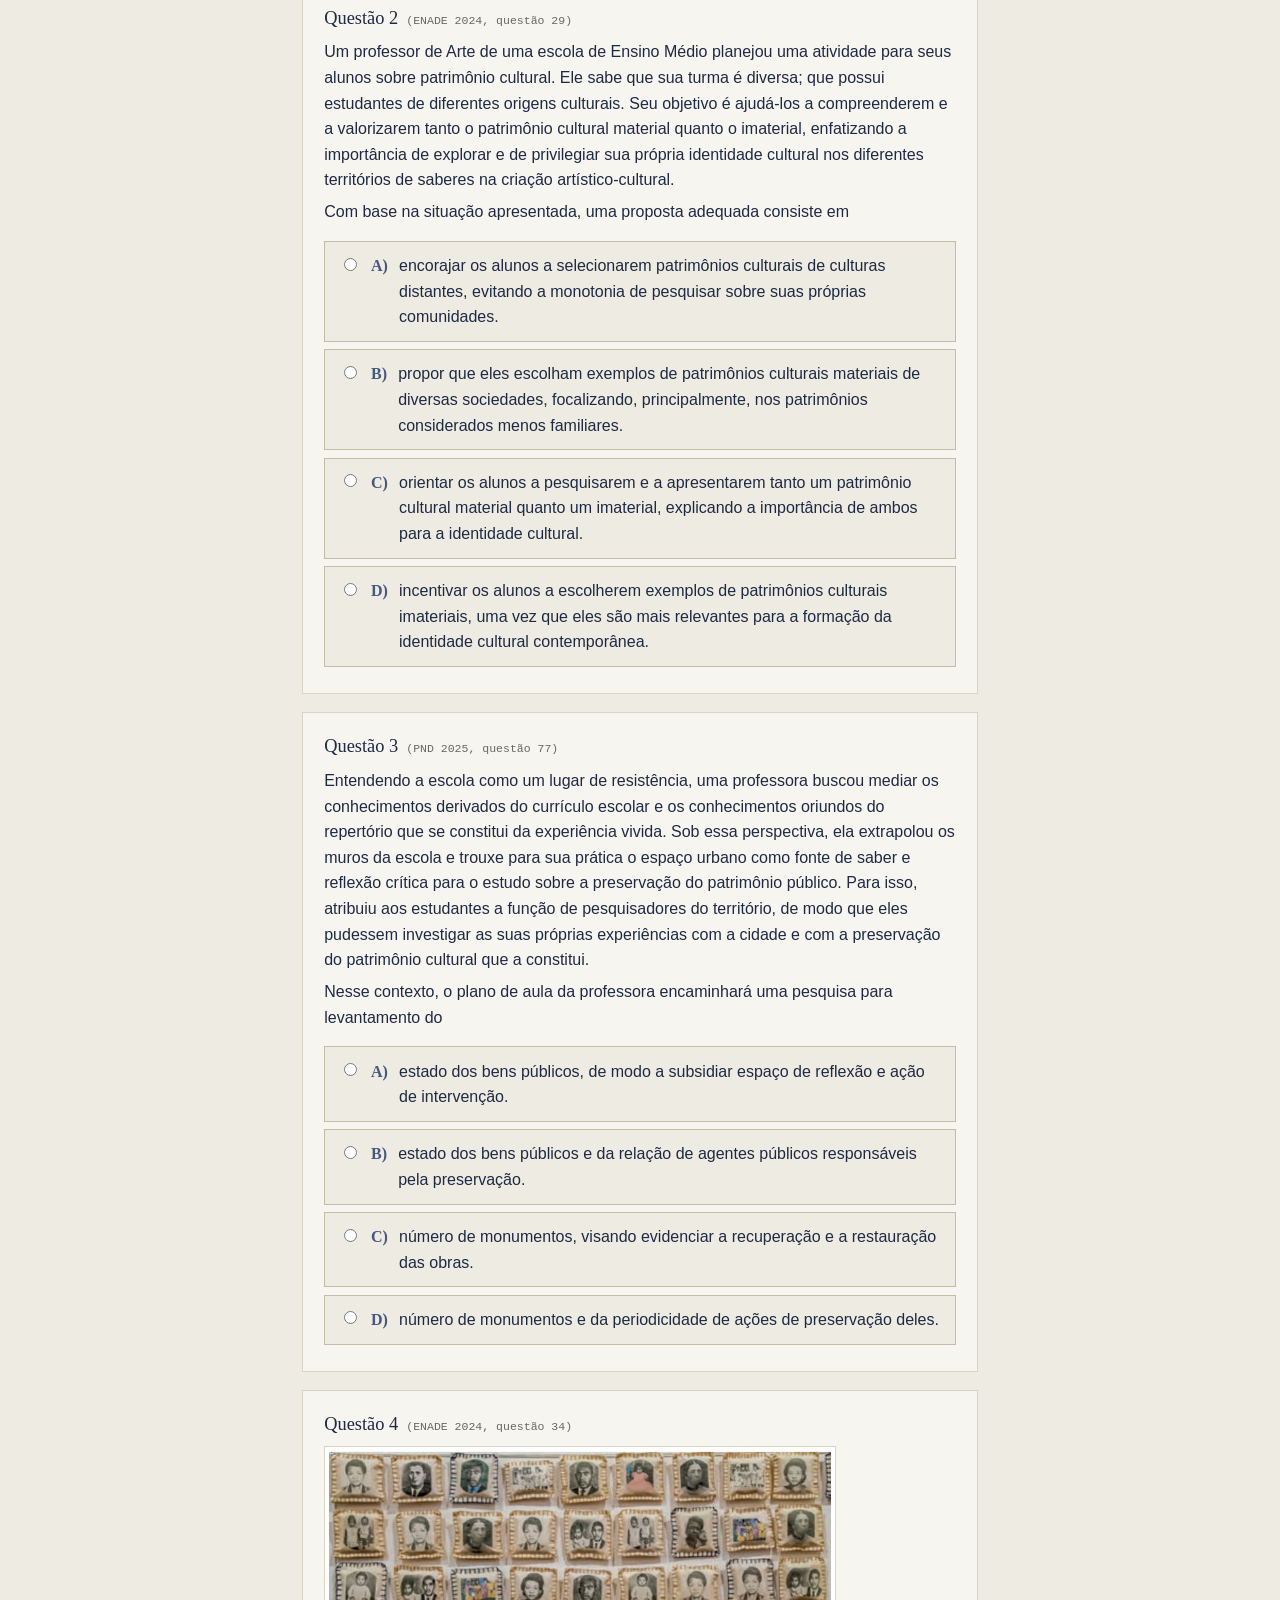
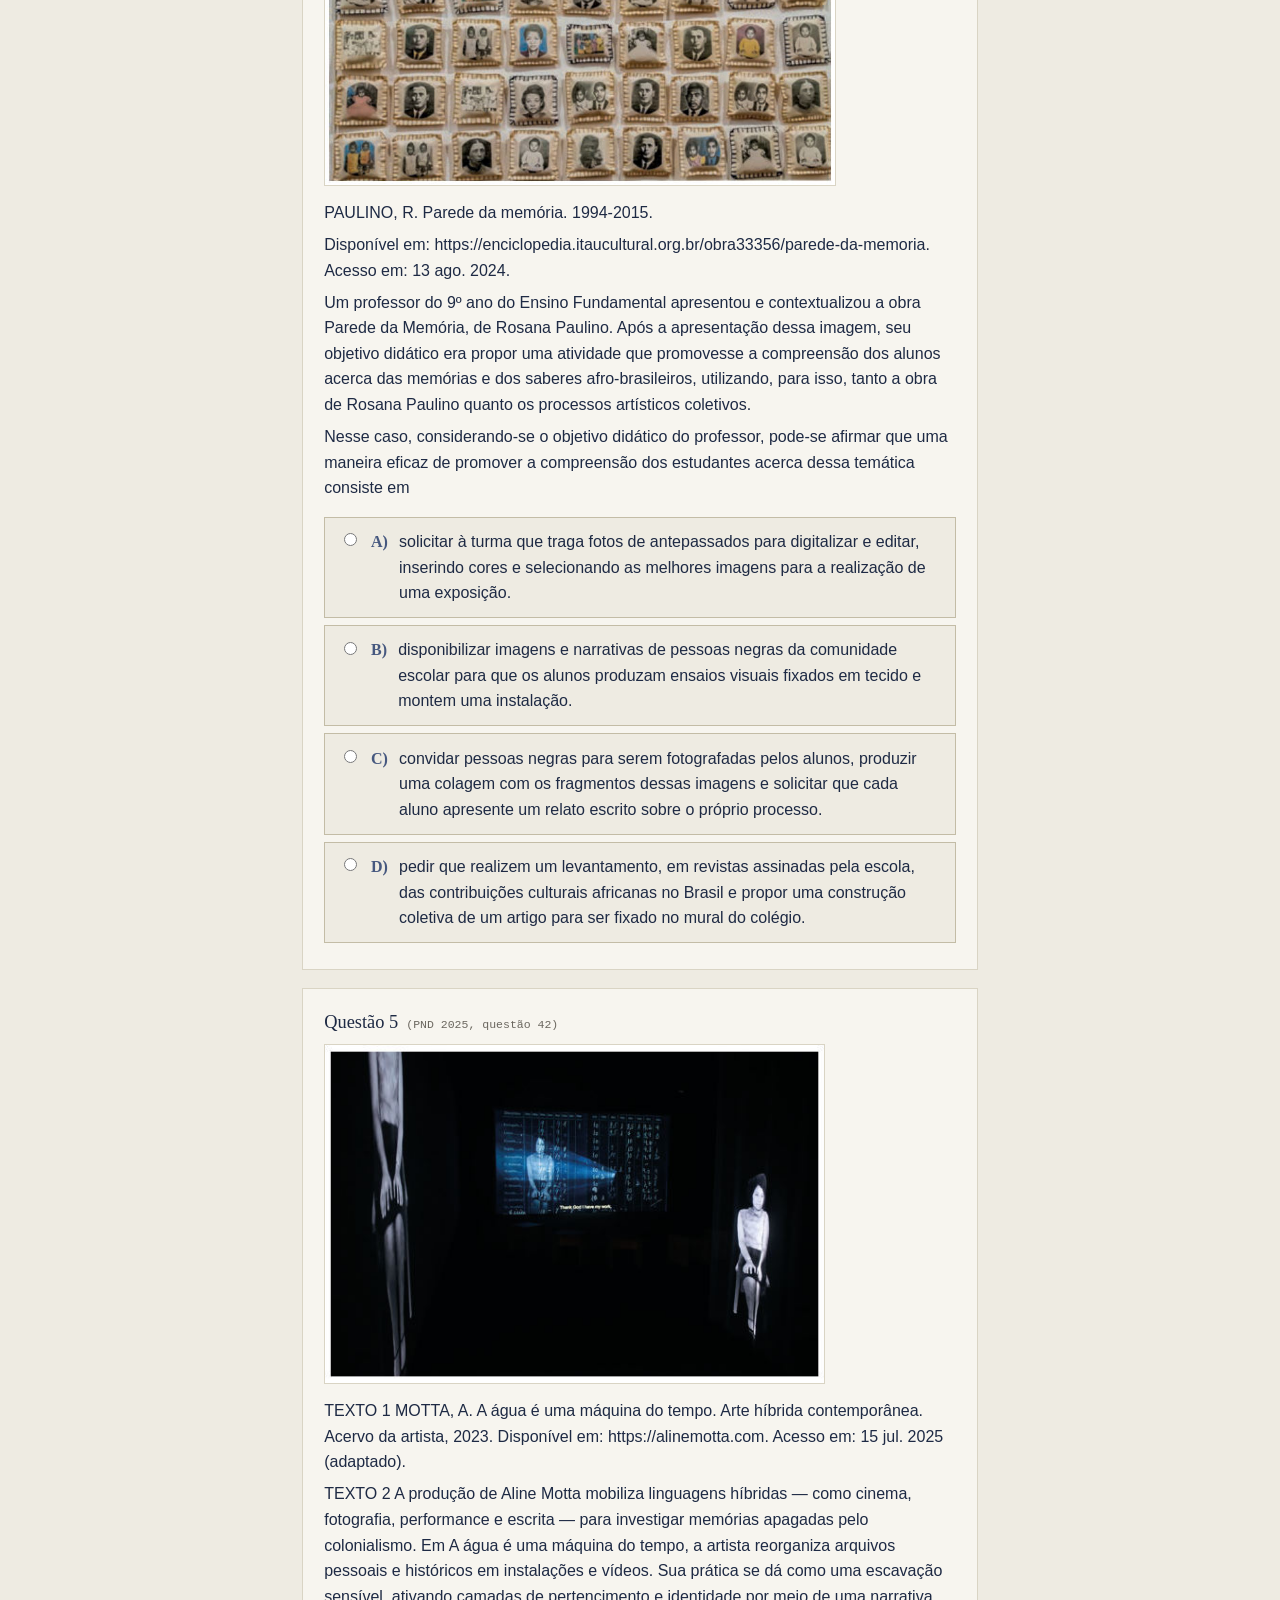
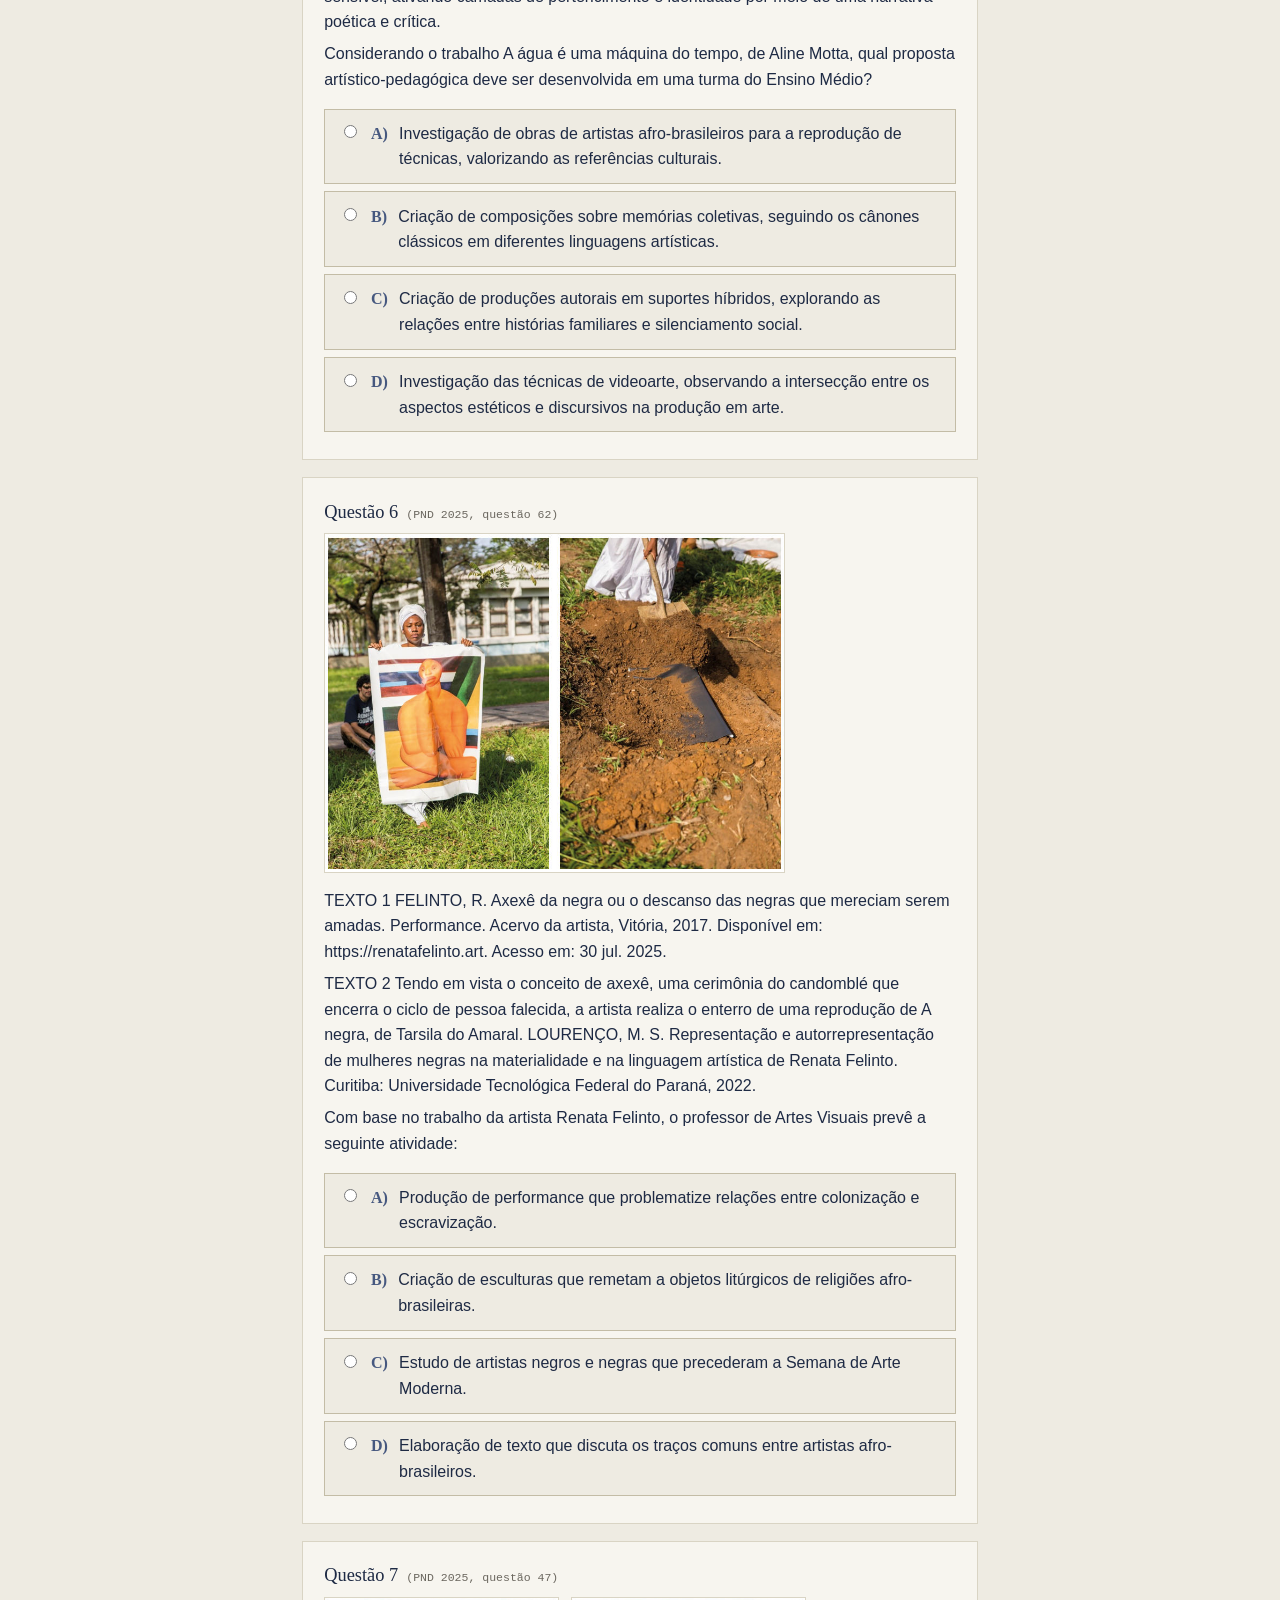
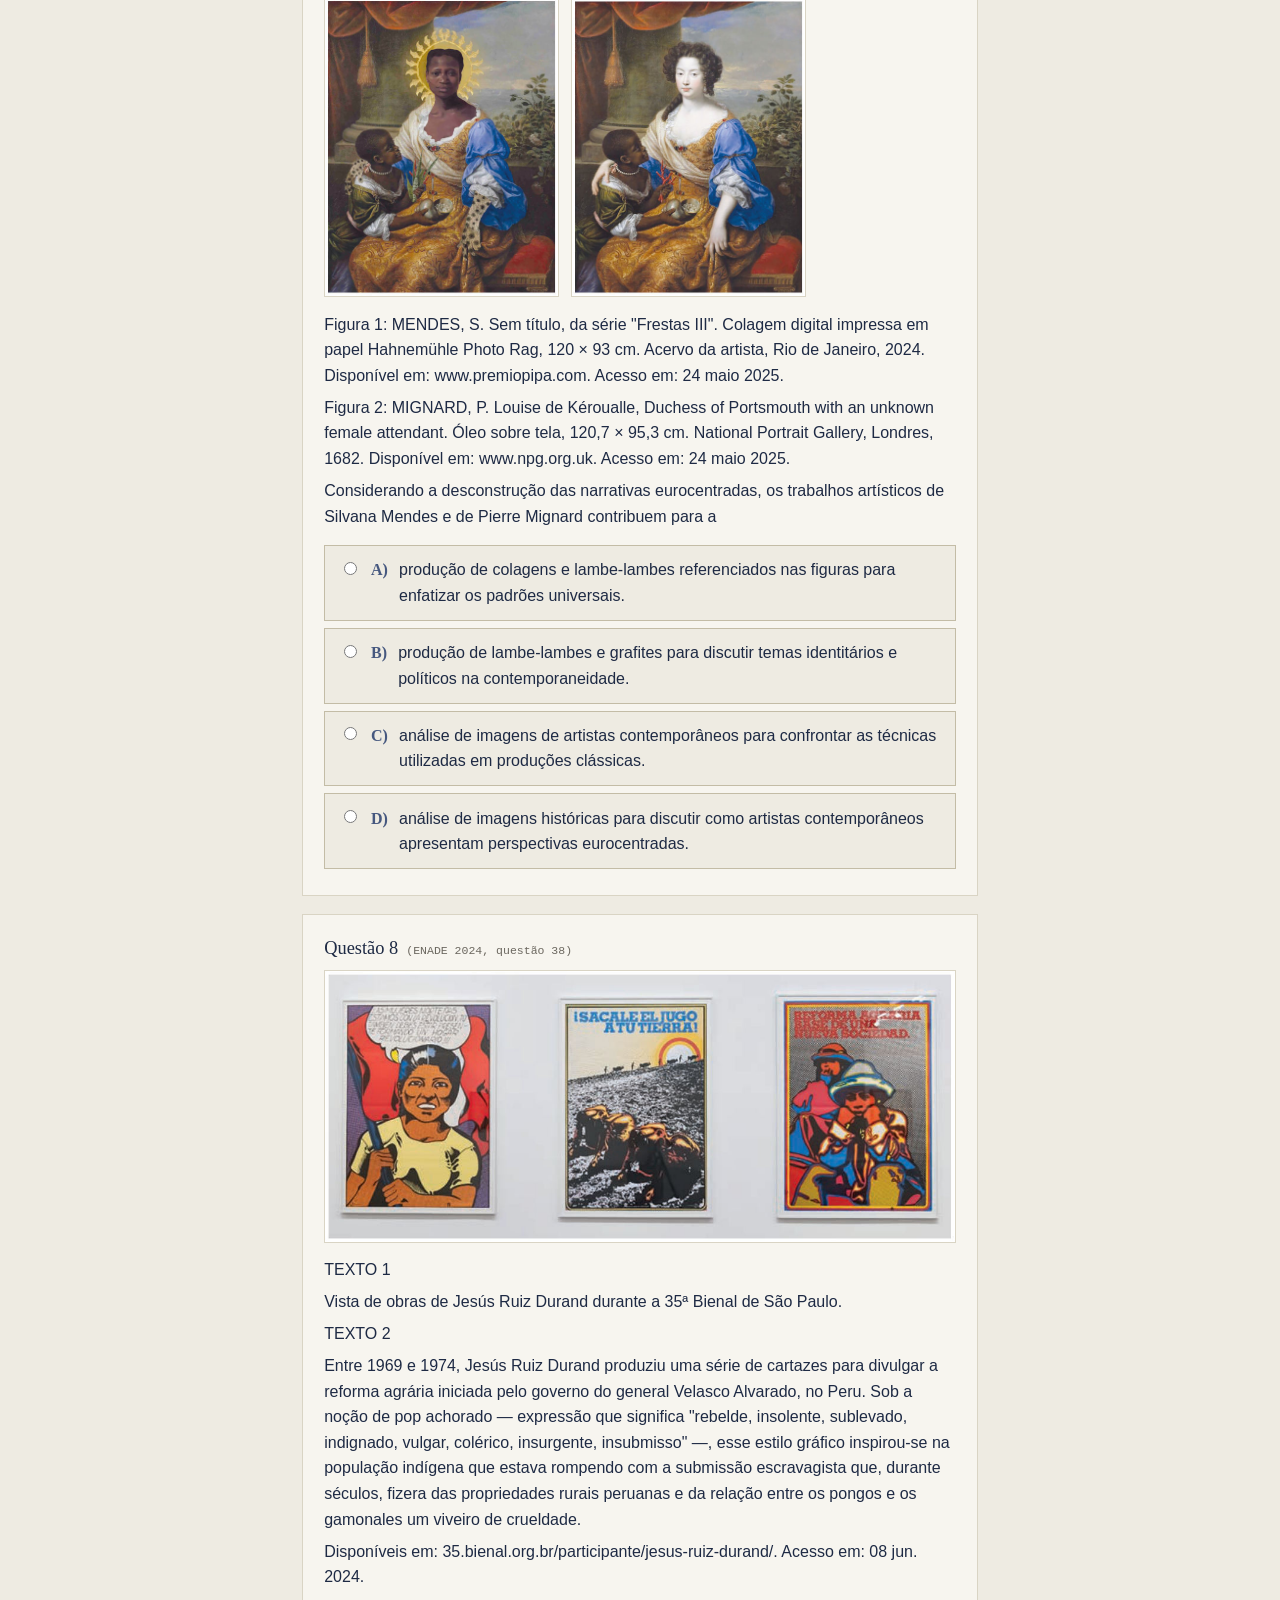
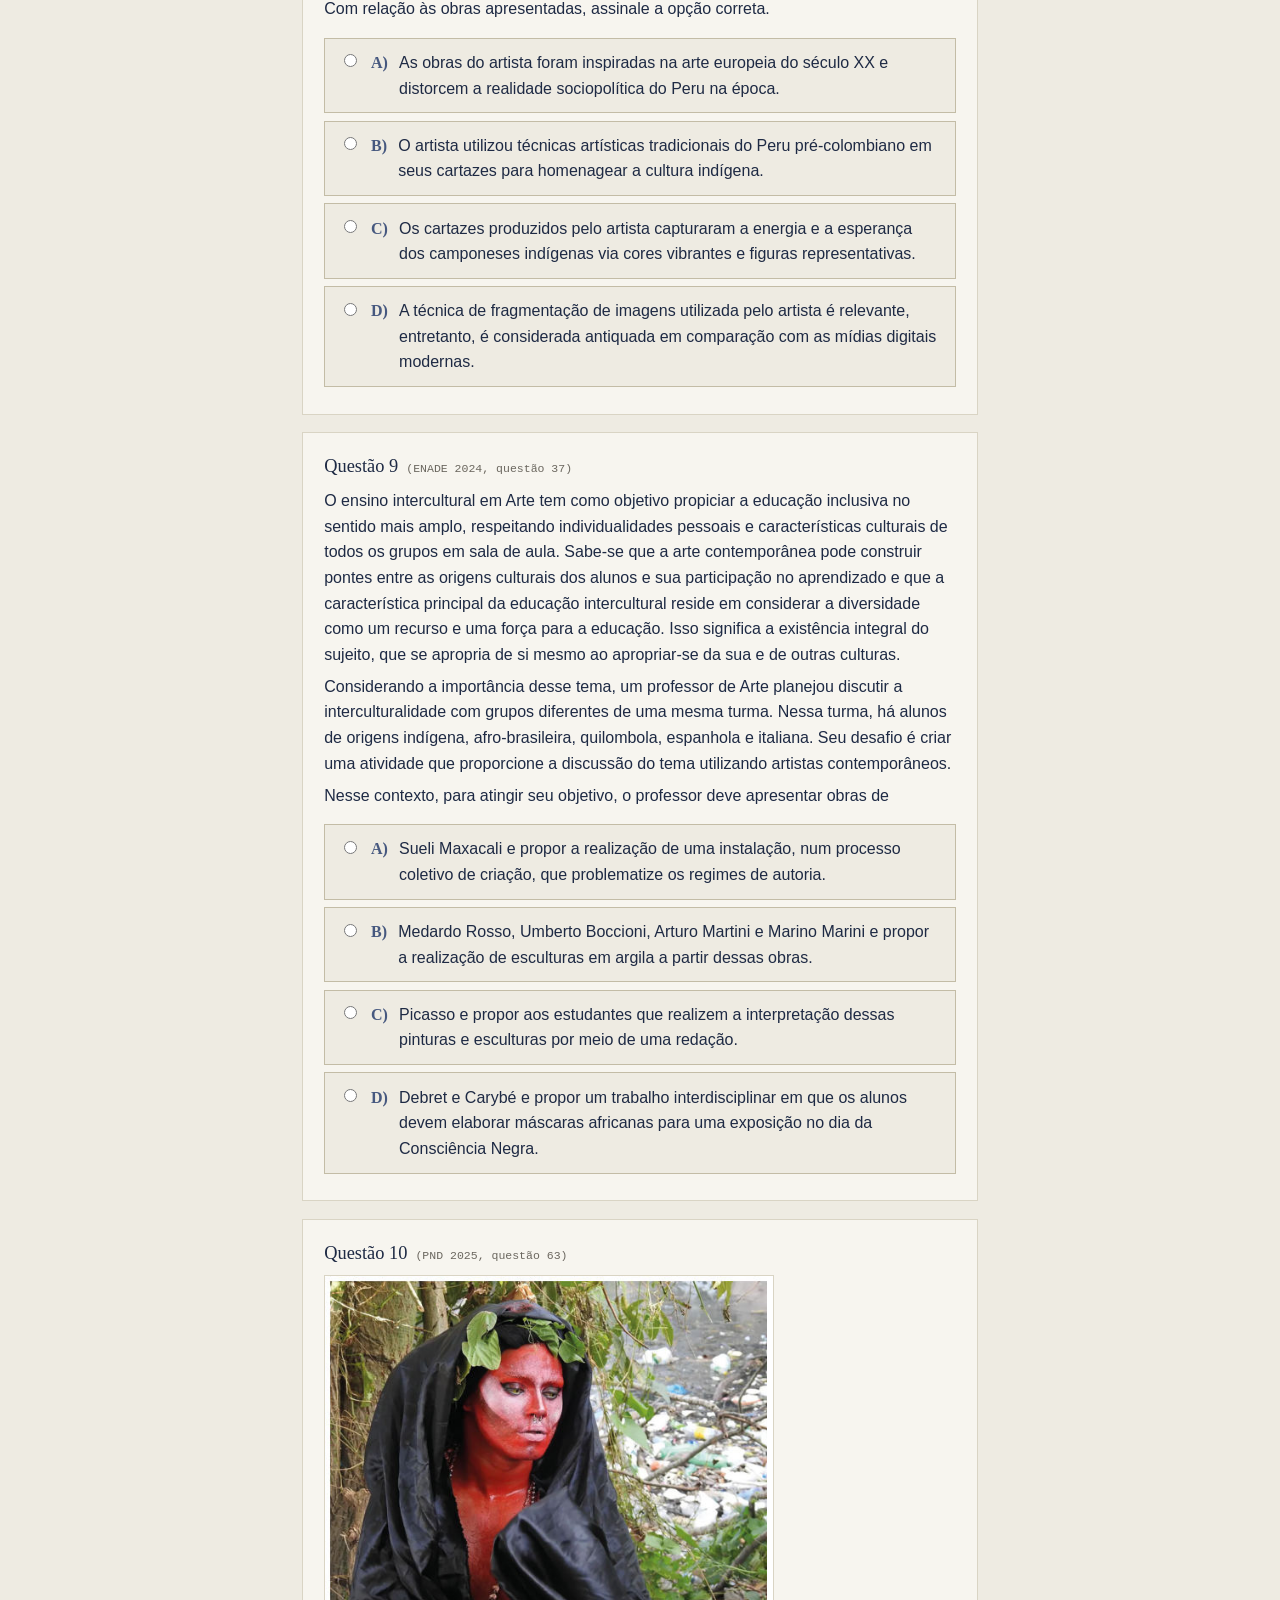
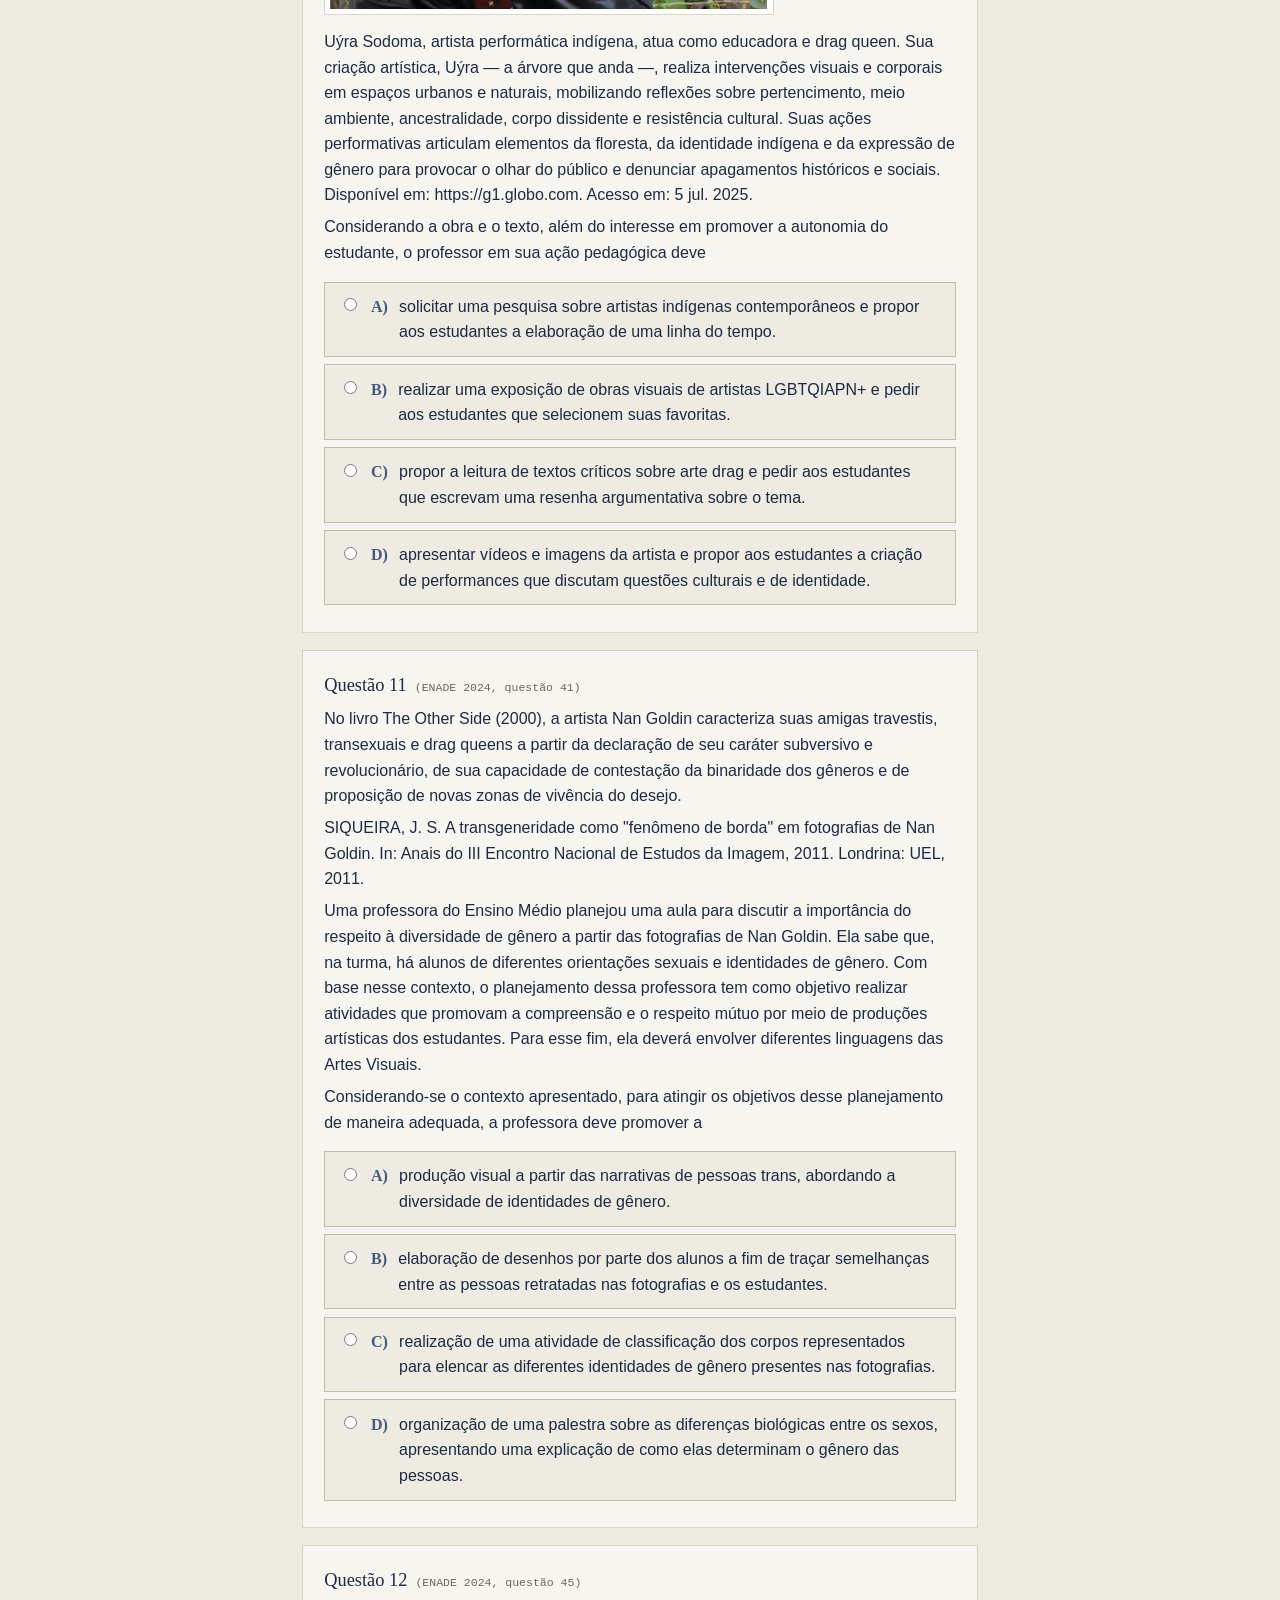
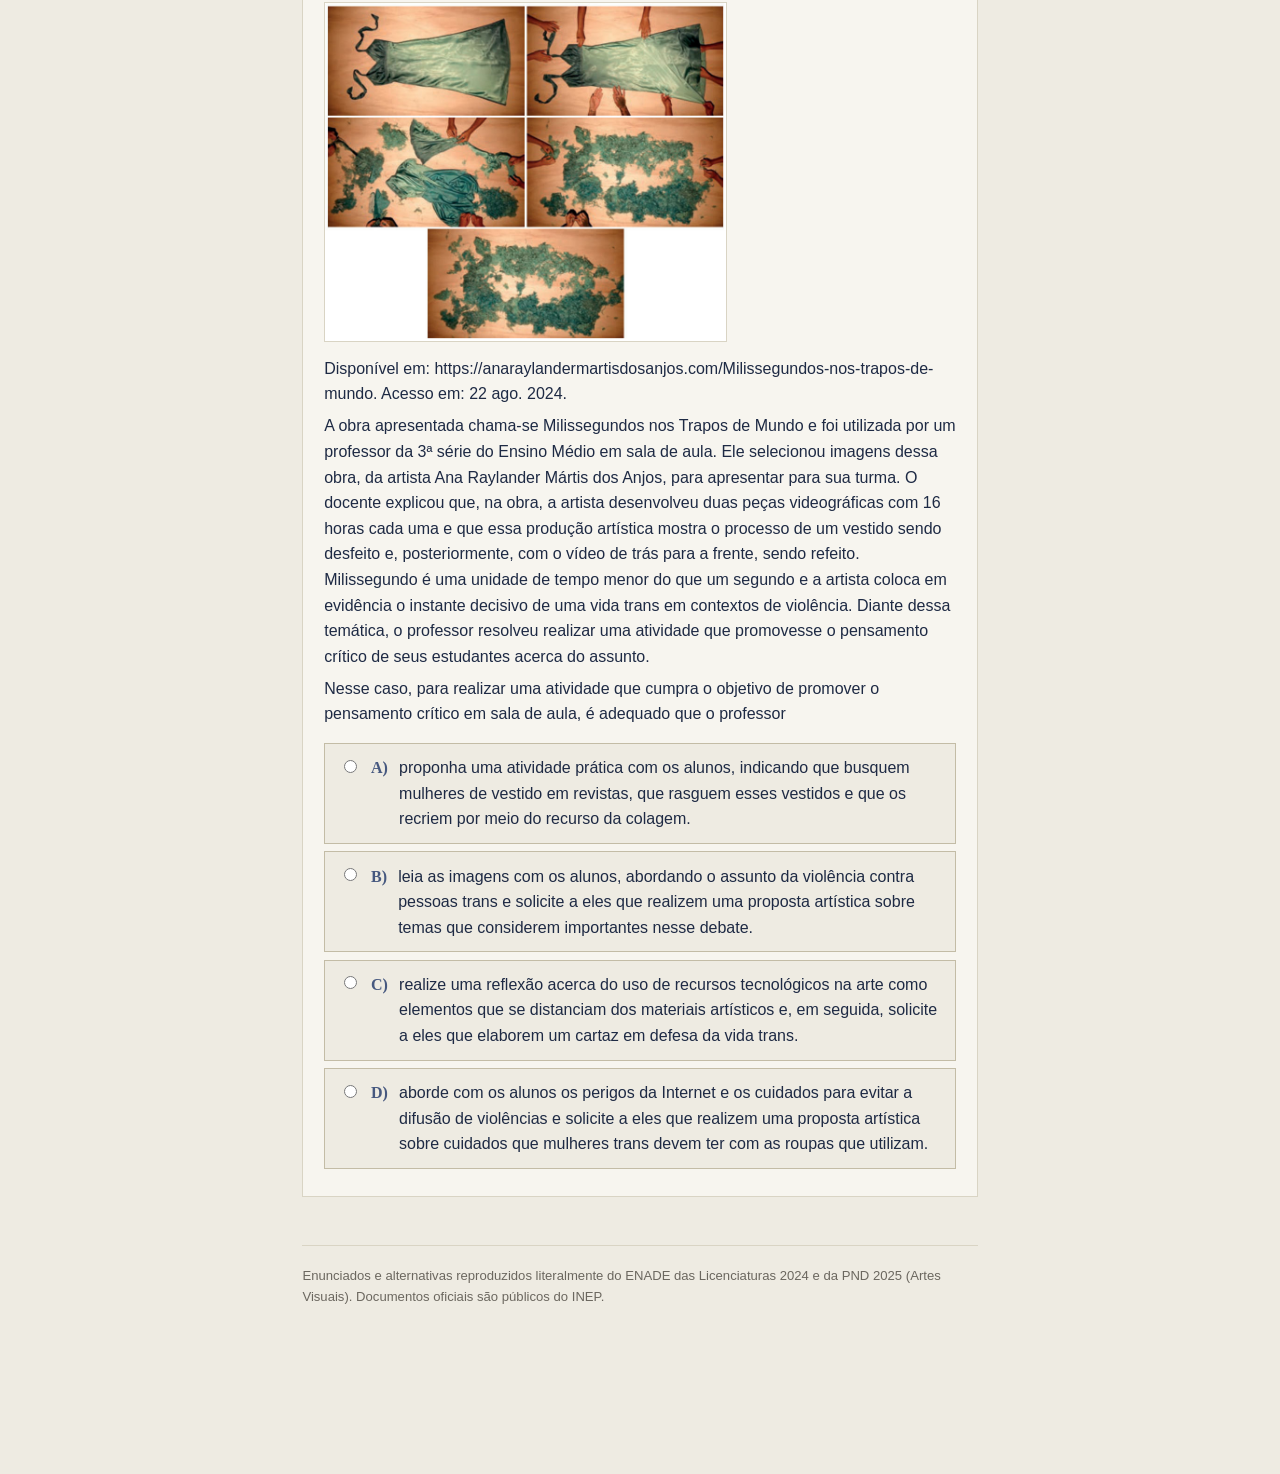
<file: simulados/dia16.html>
<!DOCTYPE html>
<html lang="pt-BR">
<head>
<meta charset="UTF-8">
<meta name="viewport" content="width=device-width, initial-scale=1">
<title>Dia 16 — Simulado ENADE/PND · Artes Visuais (Licenciatura)</title>
<link rel="stylesheet" href="assets/estilo.css">
</head>
<body>
<div class="wrap">
  <span class="eyebrow">Simulado ENADE / PND · Artes Visuais (Licenciatura)</span>
  <h1 id="titulo">Dia 16</h1>
  <p class="intro" id="tema">Representação, Identidade e Diversidade</p>
  <a class="voltar" href="index.html">&larr; todos os simulados</a>
  <div id="app"></div>
  <footer class="pe">
    Enunciados e alternativas reproduzidos literalmente do ENADE das Licenciaturas 2024 e da PND 2025 (Artes Visuais).
    Documentos oficiais são públicos do INEP.
  </footer>
</div>
<script src="assets/config.js"></script>
<script src="assets/dados.js"></script>
<script src="assets/simulado.js"></script>
<script>initSimulado("dia16");</script>
</body>
</html>
</file>
<file: pesquisa/assets/estilo.css>
/* Pesquisa — segue o design system do repositório enadepnd (revisao/, simulados/) */
:root{
  --paper:#EEEBE2; --paper-raised:#F7F5EF; --paper-well:#E7E2D3;
  --rule:#D9D4C4; --rule-strong:#C3BCA6;
  --ink:#1E2A44; --ink-soft:#46587F; --graphite:#6B675F;
  --accent:#1E2A44; --accent-contrast:#FDFBF6;
  --good:#3F6B4D; --good-bg:rgba(63,107,77,0.12);
  --bad:#A23B2E;  --bad-bg:rgba(162,59,46,0.10);
  --font-display:Georgia,'Iowan Old Style','Palatino Linotype','Book Antiqua',serif;
  --font-body:-apple-system,BlinkMacSystemFont,'Segoe UI',Roboto,Helvetica,Arial,sans-serif;
  --font-mono:'SF Mono','Cascadia Code',Consolas,'Roboto Mono',monospace;
}
@media (prefers-color-scheme:dark){
  :root:not([data-theme="light"]){
    --paper:#141922; --paper-raised:#1B2129; --paper-well:#10141B;
    --rule:#2B3242; --rule-strong:#3A4356;
    --ink:#E7E3D8; --ink-soft:#AFC0DE; --graphite:#9A9890;
    --accent:#93AAD9; --accent-contrast:#10141B;
    --good:#7FBB92; --good-bg:rgba(127,187,146,0.15);
    --bad:#E0776A;  --bad-bg:rgba(224,119,106,0.15);
  }
}
:root[data-theme="dark"]{
  --paper:#141922; --paper-raised:#1B2129; --paper-well:#10141B;
  --rule:#2B3242; --rule-strong:#3A4356;
  --ink:#E7E3D8; --ink-soft:#AFC0DE; --graphite:#9A9890;
  --accent:#93AAD9; --accent-contrast:#10141B;
  --good:#7FBB92; --good-bg:rgba(127,187,146,0.15);
  --bad:#E0776A;  --bad-bg:rgba(224,119,106,0.15);
}

*{box-sizing:border-box}
html{-webkit-text-size-adjust:100%}
body{
  margin:0; background:var(--paper); color:var(--ink);
  font-family:var(--font-body); line-height:1.6; -webkit-font-smoothing:antialiased;
}
a{color:var(--ink-soft)}
.wrap{max-width:720px; margin:0 auto; padding:2.6rem 1.4rem 6rem}

.eyebrow{font-family:var(--font-mono); font-size:.7rem; letter-spacing:.16em;
  text-transform:uppercase; color:var(--graphite)}
h1{font-family:var(--font-display); font-weight:400; font-size:1.8rem; line-height:1.2;
  margin:.5rem 0 .5rem; text-wrap:balance}
.intro{color:var(--ink-soft); font-size:1.02rem}
.voltar{display:inline-block; margin:0 0 1.4rem; font-size:.9rem}

/* Página inicial */
h2.sec{font-family:var(--font-display); font-weight:400; font-size:1.15rem;
  margin:2.4rem 0 .8rem; padding-top:1rem; border-top:1px solid var(--rule)}
a.card{display:block; text-decoration:none; color:inherit; border:1px solid var(--rule-strong);
  background:var(--paper-raised); padding:1rem 1.2rem; margin:.9rem 0; transition:border-color .12s}
a.card:hover{border-color:var(--accent)}
a.card .t{font-family:var(--font-display); font-size:1.08rem; color:var(--ink)}
a.card .d{font-size:.9rem; color:var(--ink-soft); margin-top:.3rem}

/* Barra de progresso / envio */
.barra{position:sticky; bottom:0; background:var(--paper-raised); border-top:1px solid var(--rule-strong);
  padding:.7rem 0; margin-top:1.4rem}
.barra .wrap{display:flex; align-items:center; gap:.8rem; justify-content:flex-end; padding-top:0; padding-bottom:0}
.btn{background:var(--accent); color:var(--accent-contrast); border:1px solid var(--accent);
  padding:.7rem 1.1rem; font:600 .95rem var(--font-body); cursor:pointer; border-radius:2px}
.btn:hover{opacity:.92}
.btn.sec{background:transparent; color:var(--ink-soft)}
.btn:disabled{opacity:.45; cursor:not-allowed}

/* Resultado */
.resultado{border:1px solid var(--rule-strong); background:var(--paper-raised); padding:1.4rem 1.5rem; margin:1.5rem 0}
.resultado h2{font-family:var(--font-display); font-weight:400; margin:0 0 .3rem; font-size:1.2rem}
.status{margin:1rem 0; padding:.8rem 1rem; font-size:.92rem; border-left:3px solid var(--rule-strong)}
.status.ok{background:var(--good-bg); border-left-color:var(--good); color:var(--good)}
.status.pend{background:var(--bad-bg); border-left-color:var(--bad); color:var(--bad)}
.hidden{display:none !important}
footer.pe{margin-top:3rem; padding-top:1.2rem; border-top:1px solid var(--rule);
  font-size:.82rem; color:var(--graphite); text-align:left}

/* ---- Específico do questionário ---- */
.bloco{border:1px solid var(--rule); background:var(--paper-raised); padding:1.2rem 1.3rem; margin:1.1rem 0}
.bloco > h2{font-family:var(--font-display); font-weight:400; font-size:1.1rem; margin:0 0 .2rem}
.bloco > .subtitulo{font-size:.85rem; color:var(--graphite); margin:0 0 1rem}

.campo{margin:1.2rem 0}
.campo:first-child{margin-top:0}
.campo > label.rotulo{display:block; font-size:.98rem; color:var(--ink); margin-bottom:.5rem}
.campo .obrigatorio{color:var(--bad)}
.campo .ajuda{font-size:.82rem; color:var(--graphite); margin:-.25rem 0 .6rem}

.campo input[type="text"], .campo textarea, .campo select{
  width:100%; padding:.6rem .7rem; border:1px solid var(--rule-strong); background:var(--paper);
  color:var(--ink); font:1rem/1.5 var(--font-body); border-radius:2px;
}
.campo textarea{resize:vertical; min-height:76px}
.campo input:focus, .campo textarea:focus, .campo select:focus{outline:2px solid var(--accent); outline-offset:1px}

.radio-inline{display:flex; gap:.6rem; flex-wrap:wrap}
.radio-inline label{display:flex; gap:.45rem; align-items:center; padding:.55rem .85rem;
  border:1px solid var(--rule-strong); background:var(--paper); cursor:pointer; transition:border-color .1s,background .1s}
.radio-inline label:hover{border-color:var(--accent)}
.radio-inline label.marcada{border-color:var(--accent); background:var(--paper-well)}
.radio-inline input{margin:0; accent-color:var(--accent)}

.likert{display:flex; gap:.4rem; flex-wrap:wrap}
.likert label{flex:1 1 88px; min-width:80px; text-align:center; display:flex; flex-direction:column;
  align-items:center; gap:.35rem; padding:.55rem .35rem; border:1px solid var(--rule-strong);
  background:var(--paper); cursor:pointer; transition:border-color .1s,background .1s}
.likert label:hover{border-color:var(--accent)}
.likert label.marcada{border-color:var(--accent); background:var(--paper-well)}
.likert input{margin:0; accent-color:var(--accent)}
.likert .n{font-family:var(--font-display); font-weight:700; color:var(--ink-soft)}
.likert .t{font-size:.68rem; color:var(--graphite); line-height:1.15}

.campo-consentimento label.consentimento{display:flex; gap:.6rem; align-items:flex-start;
  cursor:pointer; font-size:.95rem; color:var(--ink)}
.campo-consentimento input{margin-top:.2rem; flex:0 0 auto; width:1.1rem; height:1.1rem; accent-color:var(--accent)}
</file>
<file: simulados/assets/estilo.css>
/* Simulados — segue o design system do repositório enadepnd (revisao/, index) */
:root{
  --paper:#EEEBE2; --paper-raised:#F7F5EF; --paper-well:#E7E2D3;
  --rule:#D9D4C4; --rule-strong:#C3BCA6;
  --ink:#1E2A44; --ink-soft:#46587F; --graphite:#6B675F;
  --accent:#1E2A44; --accent-contrast:#FDFBF6;
  --good:#3F6B4D; --good-bg:rgba(63,107,77,0.12);
  --bad:#A23B2E;  --bad-bg:rgba(162,59,46,0.10);
  --font-display:Georgia,'Iowan Old Style','Palatino Linotype','Book Antiqua',serif;
  --font-body:-apple-system,BlinkMacSystemFont,'Segoe UI',Roboto,Helvetica,Arial,sans-serif;
  --font-mono:'SF Mono','Cascadia Code',Consolas,'Roboto Mono',monospace;
}
@media (prefers-color-scheme:dark){
  :root:not([data-theme="light"]){
    --paper:#141922; --paper-raised:#1B2129; --paper-well:#10141B;
    --rule:#2B3242; --rule-strong:#3A4356;
    --ink:#E7E3D8; --ink-soft:#AFC0DE; --graphite:#9A9890;
    --accent:#93AAD9; --accent-contrast:#10141B;
    --good:#7FBB92; --good-bg:rgba(127,187,146,0.15);
    --bad:#E0776A;  --bad-bg:rgba(224,119,106,0.15);
  }
}
:root[data-theme="dark"]{
  --paper:#141922; --paper-raised:#1B2129; --paper-well:#10141B;
  --rule:#2B3242; --rule-strong:#3A4356;
  --ink:#E7E3D8; --ink-soft:#AFC0DE; --graphite:#9A9890;
  --accent:#93AAD9; --accent-contrast:#10141B;
  --good:#7FBB92; --good-bg:rgba(127,187,146,0.15);
  --bad:#E0776A;  --bad-bg:rgba(224,119,106,0.15);
}

*{box-sizing:border-box}
html{-webkit-text-size-adjust:100%}
body{
  margin:0; background:var(--paper); color:var(--ink);
  font-family:var(--font-body); line-height:1.6; -webkit-font-smoothing:antialiased;
}
a{color:var(--ink-soft)}
.wrap{max-width:720px; margin:0 auto; padding:2.6rem 1.4rem 5rem}

.eyebrow{font-family:var(--font-mono); font-size:.7rem; letter-spacing:.16em;
  text-transform:uppercase; color:var(--graphite)}
h1{font-family:var(--font-display); font-weight:400; font-size:1.8rem; line-height:1.2;
  margin:.5rem 0 .5rem; text-wrap:balance}
.intro{color:var(--ink-soft); font-size:1.02rem}
.voltar{display:inline-block; margin:0 0 1.4rem; font-size:.9rem}

/* Página inicial dos simulados */
h2.sec{font-family:var(--font-display); font-weight:400; font-size:1.15rem;
  margin:2.4rem 0 .8rem; padding-top:1rem; border-top:1px solid var(--rule)}
a.card{display:block; text-decoration:none; color:inherit; border:1px solid var(--rule-strong);
  background:var(--paper-raised); padding:1rem 1.2rem; margin:.9rem 0; transition:border-color .12s}
a.card:hover{border-color:var(--accent)}
a.card .t{font-family:var(--font-display); font-size:1.08rem; color:var(--ink)}
a.card .d{font-size:.9rem; color:var(--ink-soft); margin-top:.3rem}

/* Identificação */
.ident{border:1px solid var(--rule-strong); background:var(--paper-raised); padding:1.1rem 1.3rem; margin:1.4rem 0}
.ident .campo{margin:.7rem 0}
.ident label{display:block; font-size:.82rem; letter-spacing:.02em; color:var(--graphite);
  text-transform:uppercase; font-family:var(--font-mono); margin-bottom:.35rem}
.ident input{width:100%; padding:.6rem .7rem; border:1px solid var(--rule-strong); background:var(--paper);
  color:var(--ink); font:1rem/1.4 var(--font-body); border-radius:2px}
.ident input:focus{outline:2px solid var(--accent); outline-offset:1px}
.aviso{border-left:3px solid var(--rule-strong); background:var(--paper-well);
  padding:.7rem .9rem; font-size:.9rem; color:var(--ink-soft); margin-top:1rem}

/* Questões */
.questao{border:1px solid var(--rule); background:var(--paper-raised); padding:1.2rem 1.3rem; margin:1.1rem 0}
.questao > .cab{display:flex; flex-wrap:wrap; gap:.5rem; align-items:baseline; margin-bottom:.4rem}
.questao .num{font-family:var(--font-display); font-size:1.15rem; color:var(--ink)}
.questao .fonte{font-family:var(--font-mono); font-size:.72rem; color:var(--graphite)}
.questao .obra{font-size:.82rem; color:var(--graphite); font-style:italic; margin:.1rem 0 .7rem}
.questao figure{margin:0 0 .9rem}
.questao img{max-width:100%; max-height:340px; height:auto; border:1px solid var(--rule); display:block; background:#fff}
.questao .imgs{display:flex; gap:.7rem; flex-wrap:wrap}
.questao .imgs img{max-height:300px}
.questao .enunciado p{margin:.4em 0}
.opcoes{list-style:none; margin:1rem 0 0; padding:0}
.opcoes li{margin:.45rem 0}
.opcoes label{display:flex; gap:.7rem; align-items:flex-start; padding:.7rem .85rem;
  border:1px solid var(--rule-strong); background:var(--paper); cursor:pointer; transition:border-color .1s,background .1s}
.opcoes label:hover{border-color:var(--accent)}
.opcoes input{margin-top:.28rem; flex:0 0 auto; accent-color:var(--accent)}
.opcoes .letra{font-family:var(--font-display); font-weight:700; color:var(--ink-soft)}
.opcoes label.marcada{border-color:var(--accent); background:var(--paper-well)}

/* Barra de progresso */
.barra{position:sticky; bottom:0; background:var(--paper-raised); border-top:1px solid var(--rule-strong);
  padding:.7rem 0; margin-top:1.4rem}
.barra .wrap{display:flex; align-items:center; gap:.8rem; justify-content:space-between; padding-top:0; padding-bottom:0}
.barra .prog{font-size:.88rem; color:var(--graphite)}
.barra .prog b{color:var(--ink)}
.btn{background:var(--accent); color:var(--accent-contrast); border:1px solid var(--accent);
  padding:.7rem 1.1rem; font:600 .95rem var(--font-body); cursor:pointer; border-radius:2px}
.btn:hover{opacity:.92}
.btn.sec{background:transparent; color:var(--ink-soft)}
.btn:disabled{opacity:.45; cursor:not-allowed}

/* Resultado */
.resultado{border:1px solid var(--rule-strong); background:var(--paper-raised); padding:1.4rem 1.5rem; margin:1.5rem 0}
.resultado h2{font-family:var(--font-display); font-weight:400; margin:0 0 .3rem; font-size:1.2rem}
.placar{font-family:var(--font-display); font-size:1.9rem; color:var(--ink); margin:.2rem 0 .4rem}
.status{margin:1rem 0; padding:.8rem 1rem; font-size:.92rem; border-left:3px solid var(--rule-strong)}
.status.ok{background:var(--good-bg); border-left-color:var(--good); color:var(--good)}
.status.pend{background:var(--bad-bg); border-left-color:var(--bad); color:var(--bad)}
.acoes{display:flex; gap:.6rem; flex-wrap:wrap; margin-top:.8rem}
.mini{font-size:.85rem; color:var(--graphite); margin-top:.9rem}
footer.pe{margin-top:3rem; padding-top:1.2rem; border-top:1px solid var(--rule);
  font-size:.82rem; color:var(--graphite); text-align:left}
.hidden{display:none !important}
</file>
